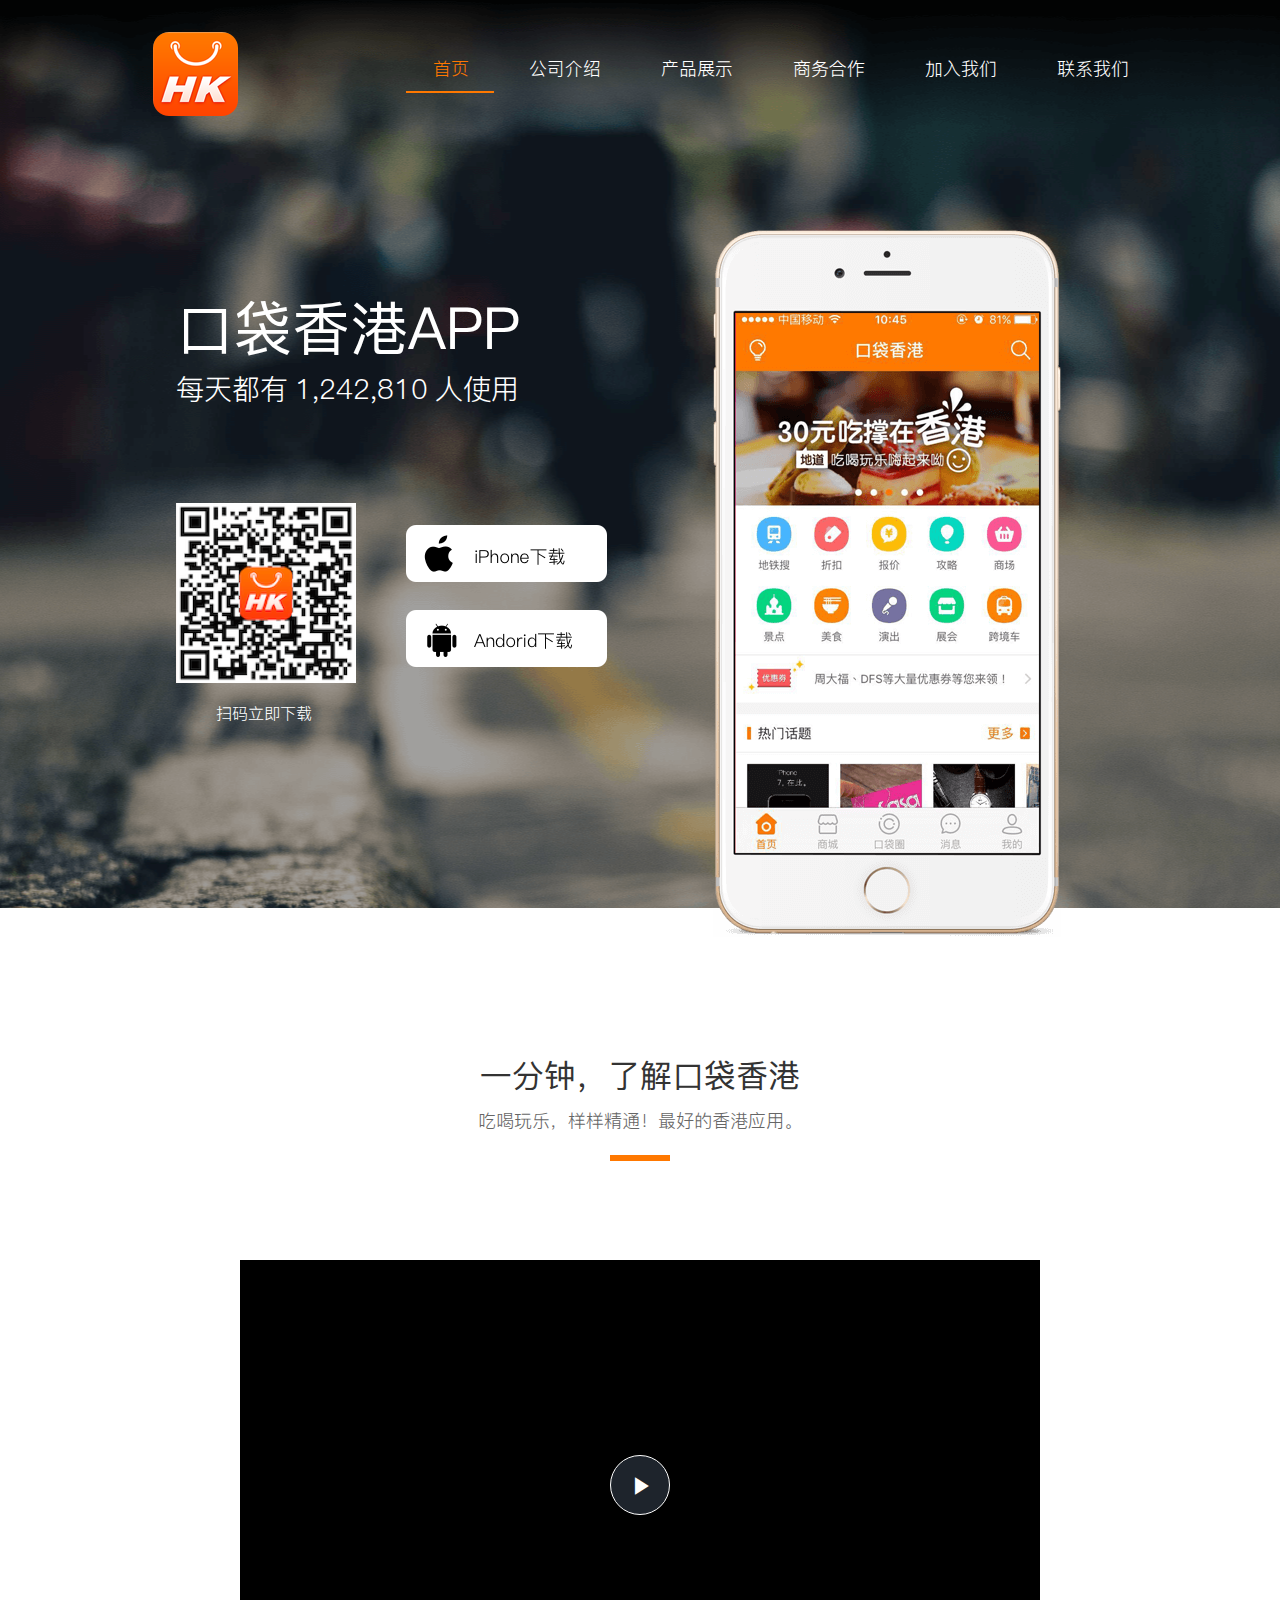
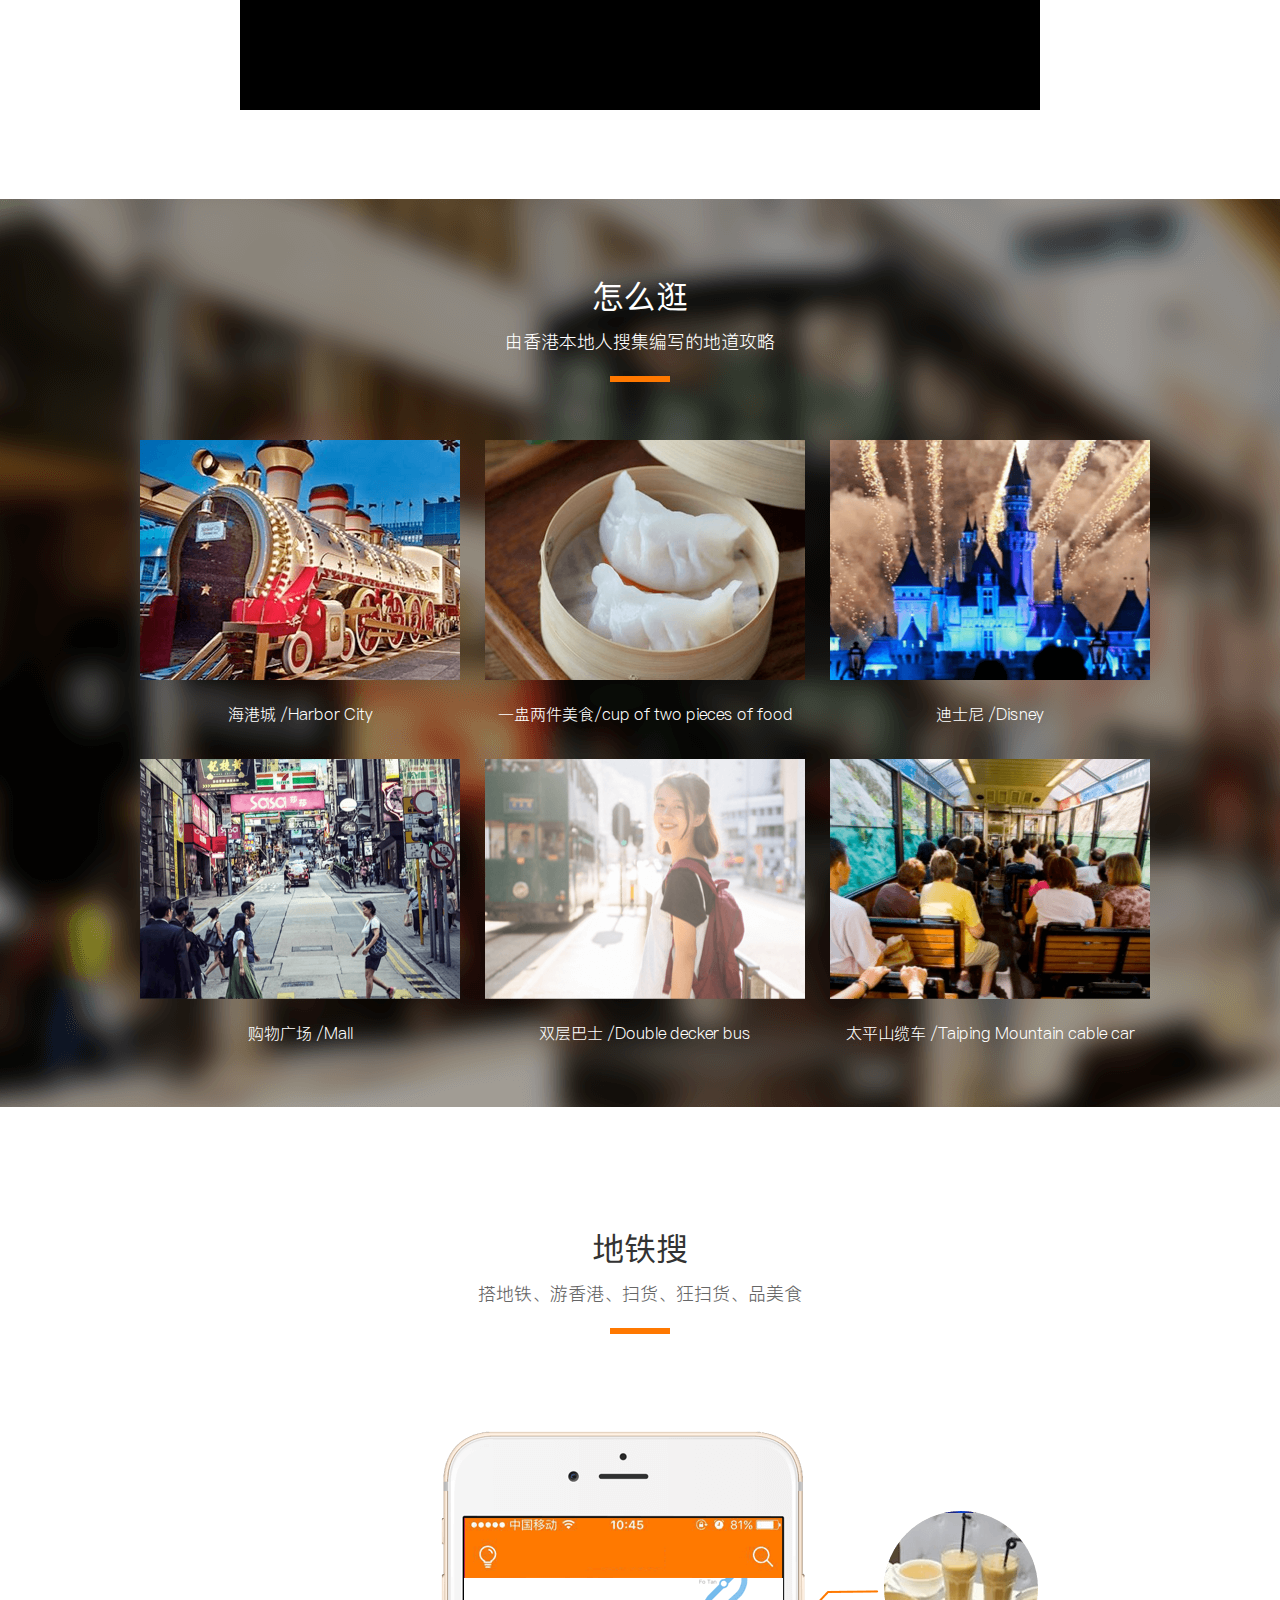
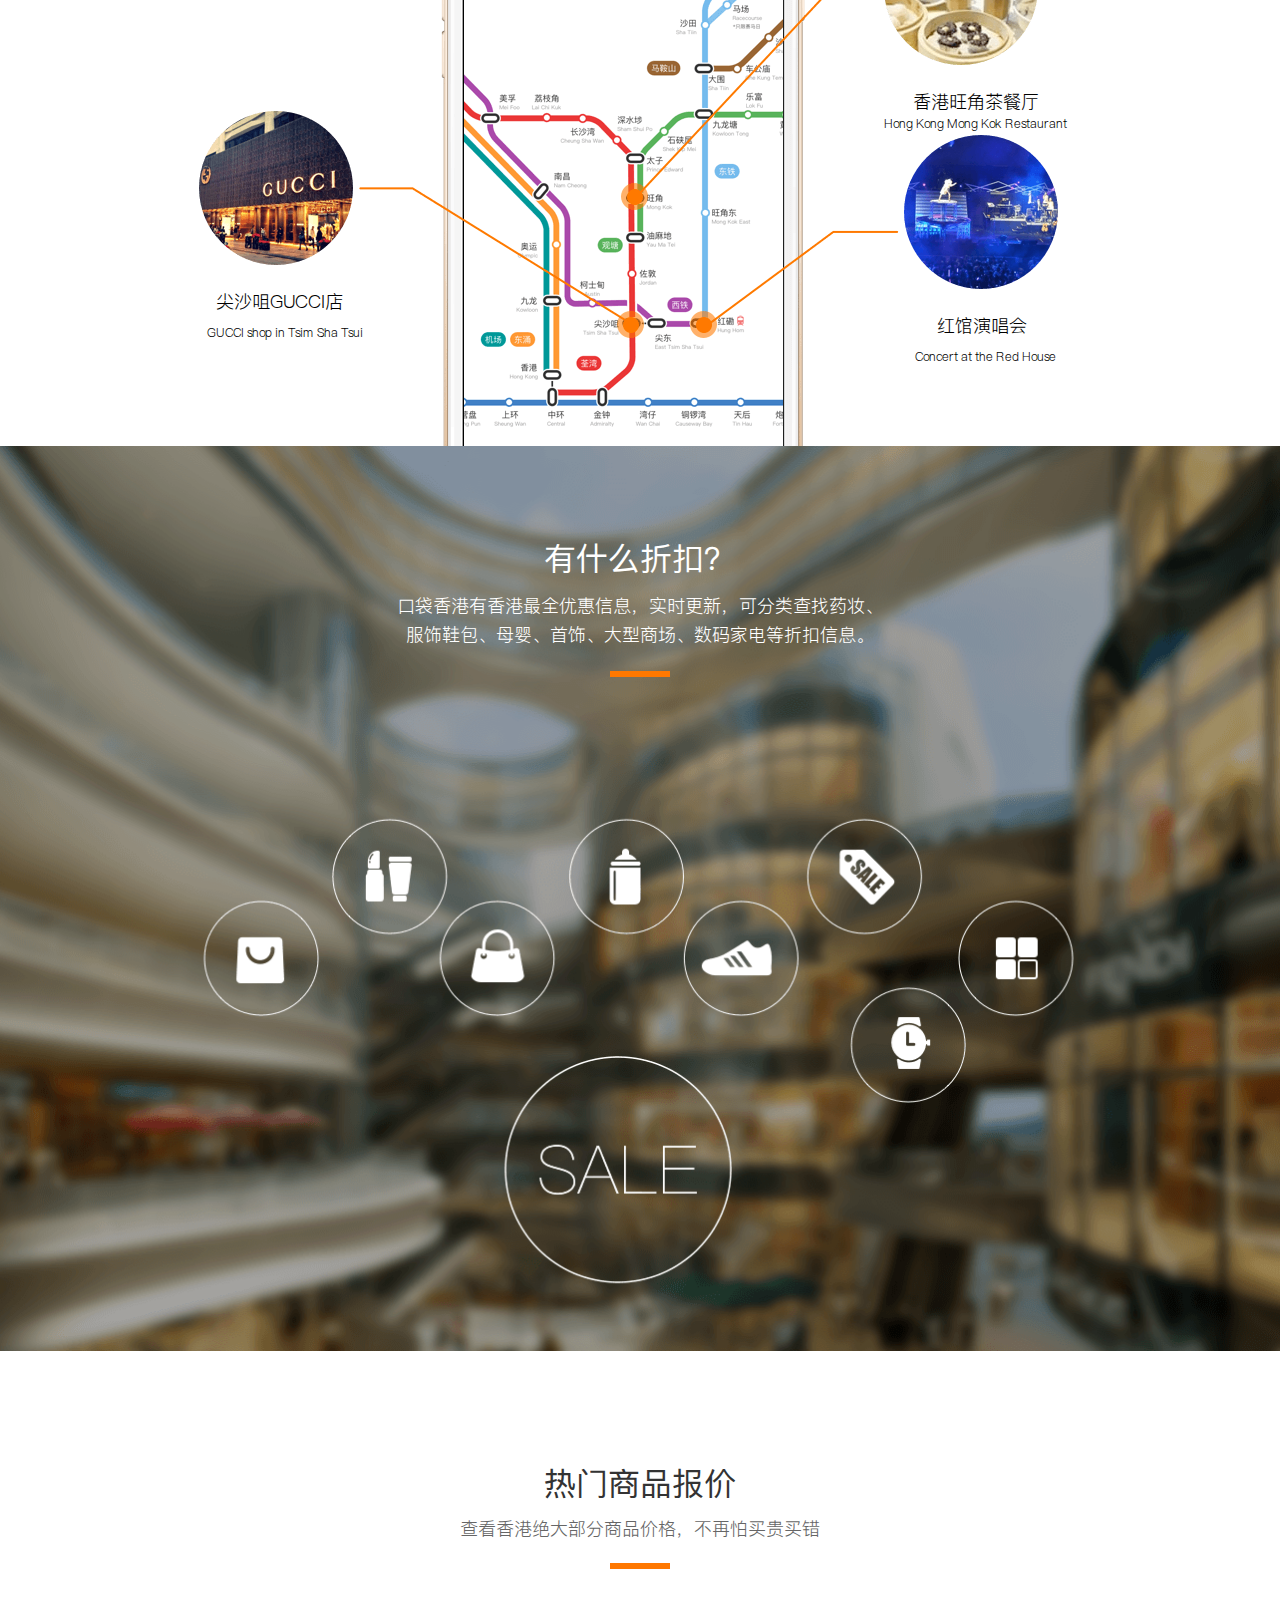
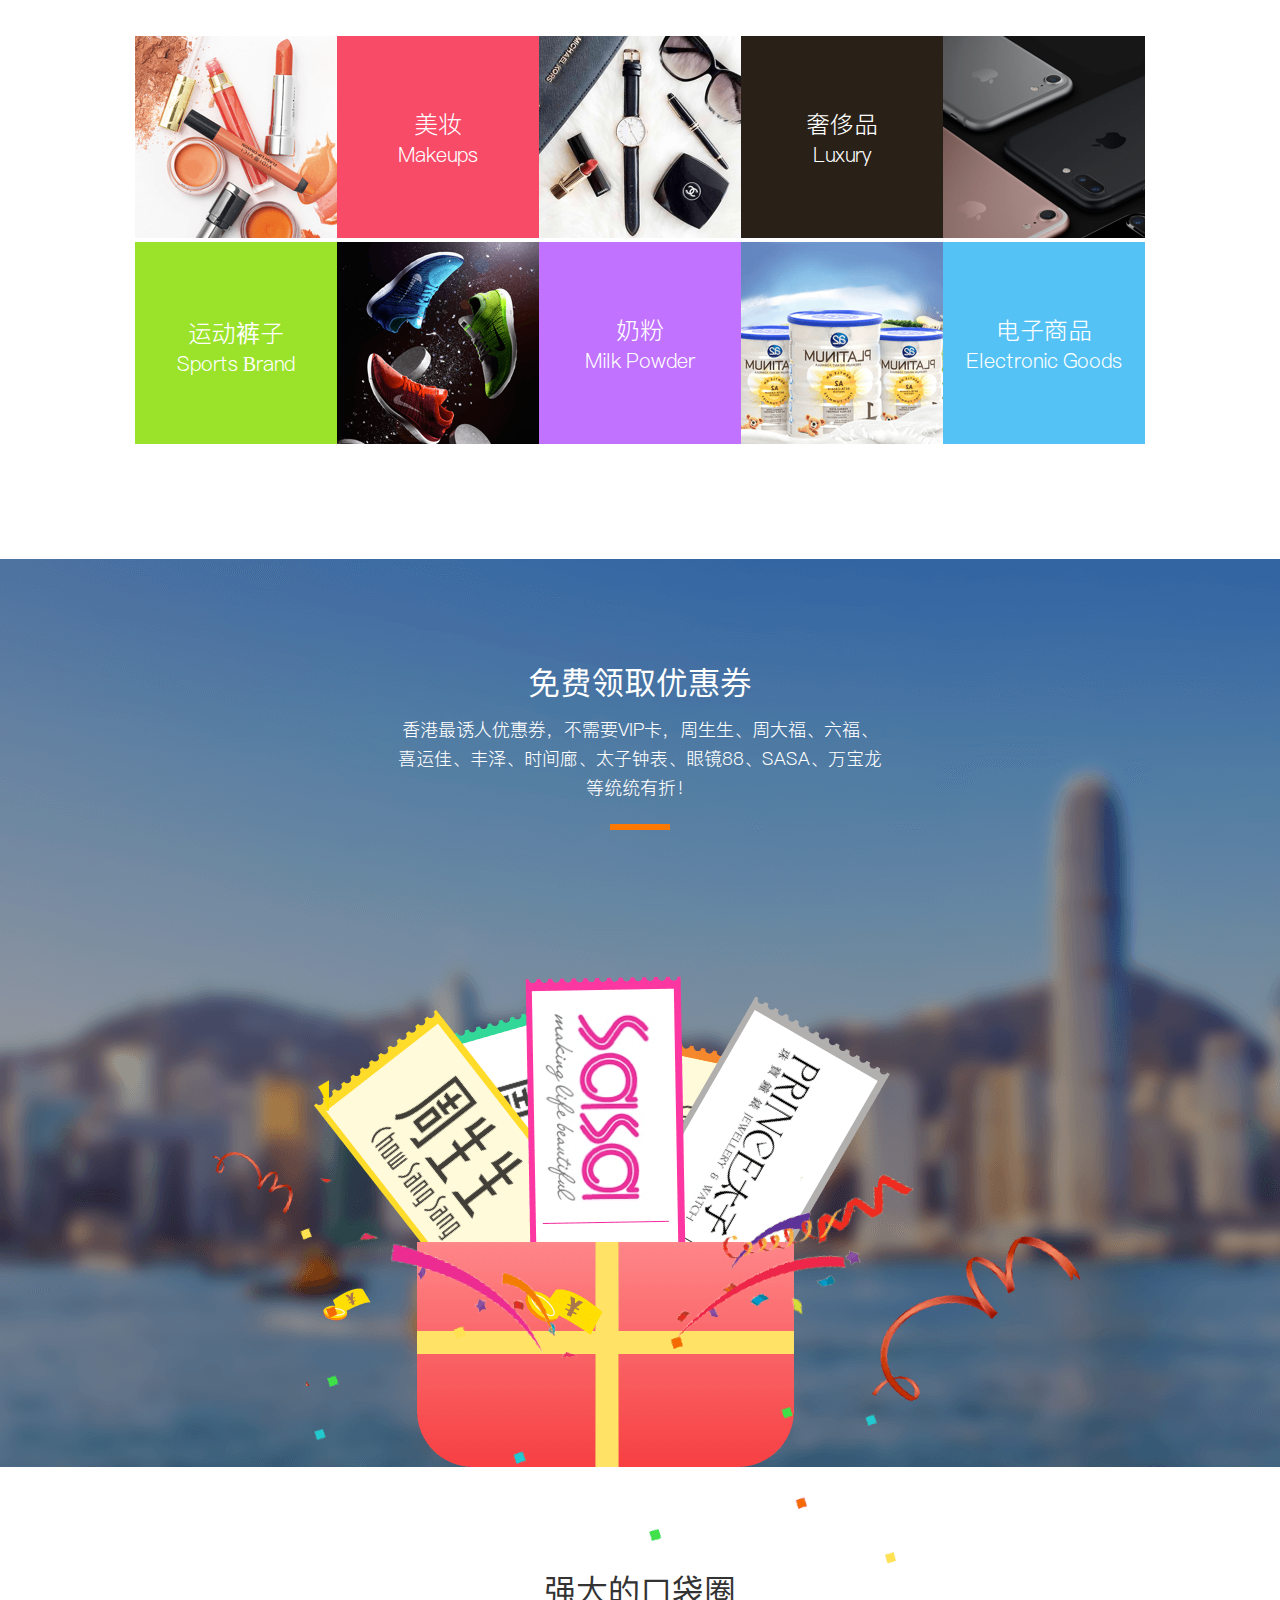
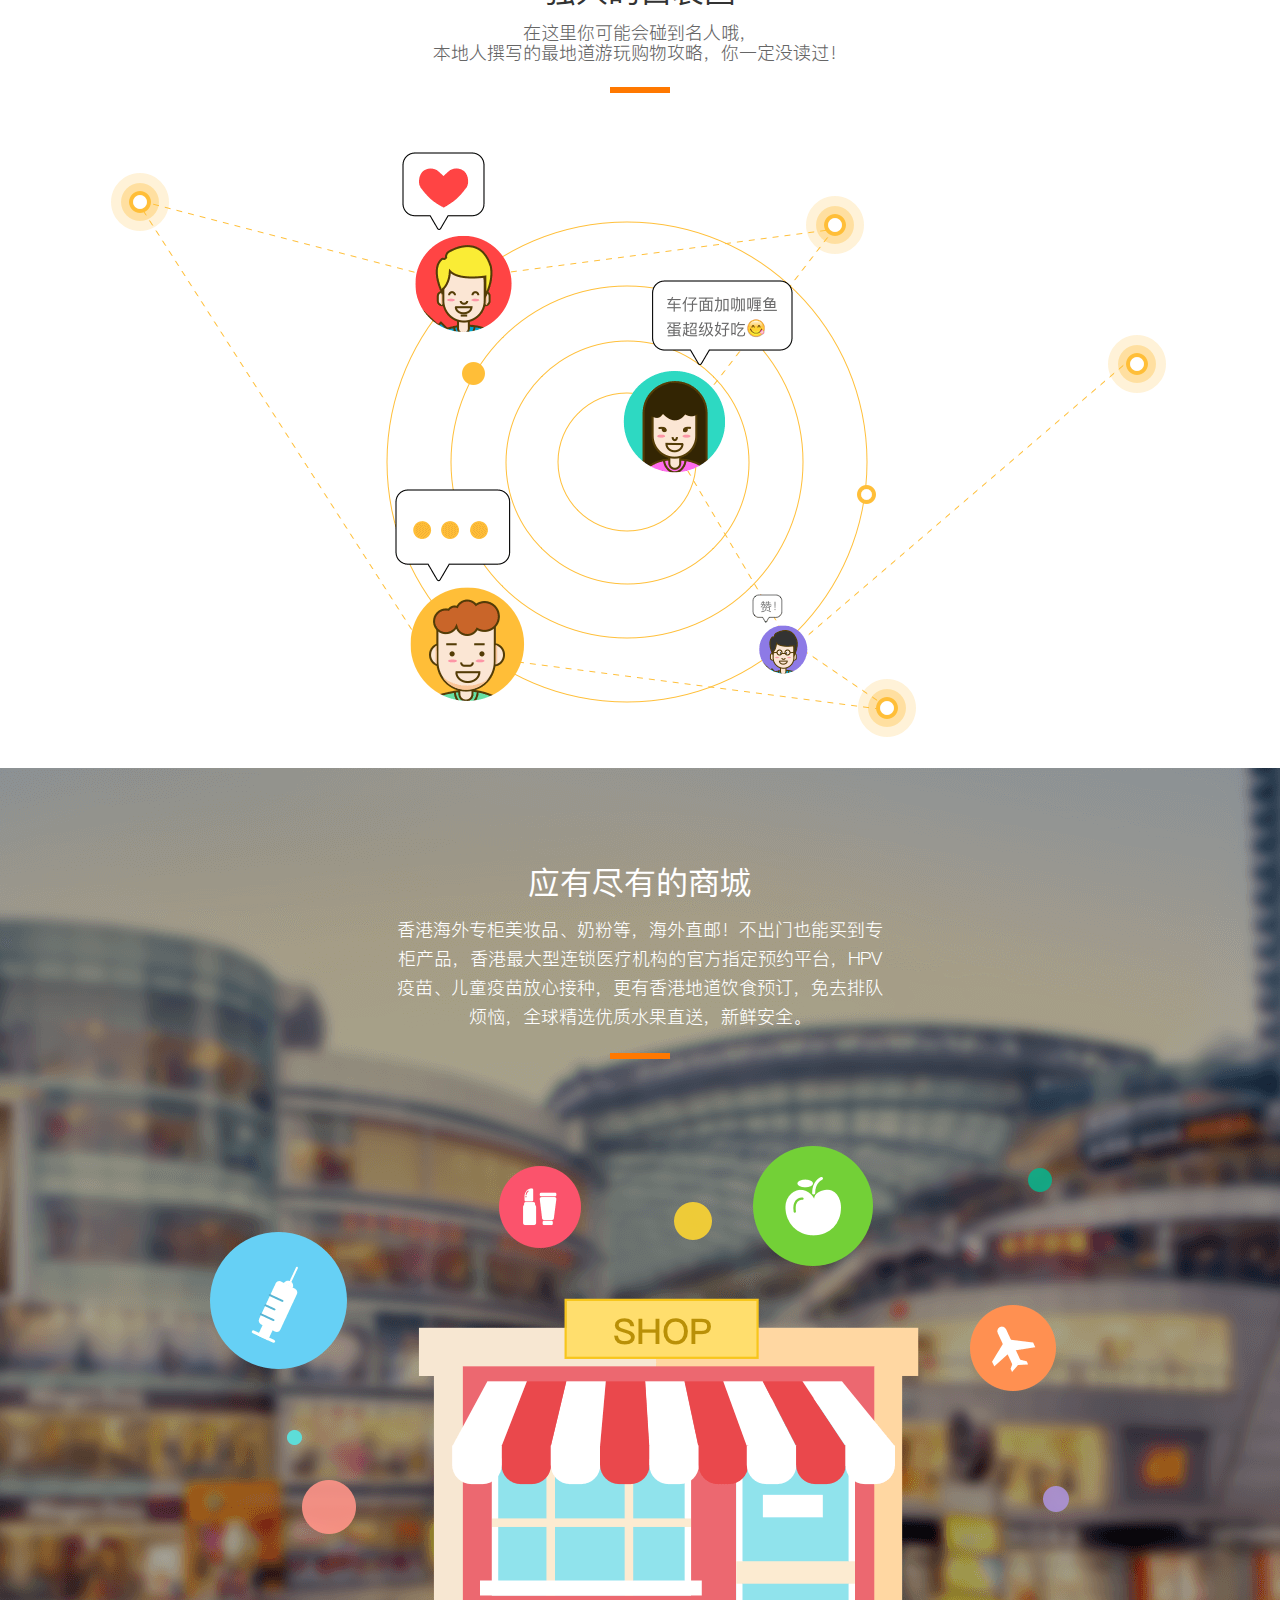
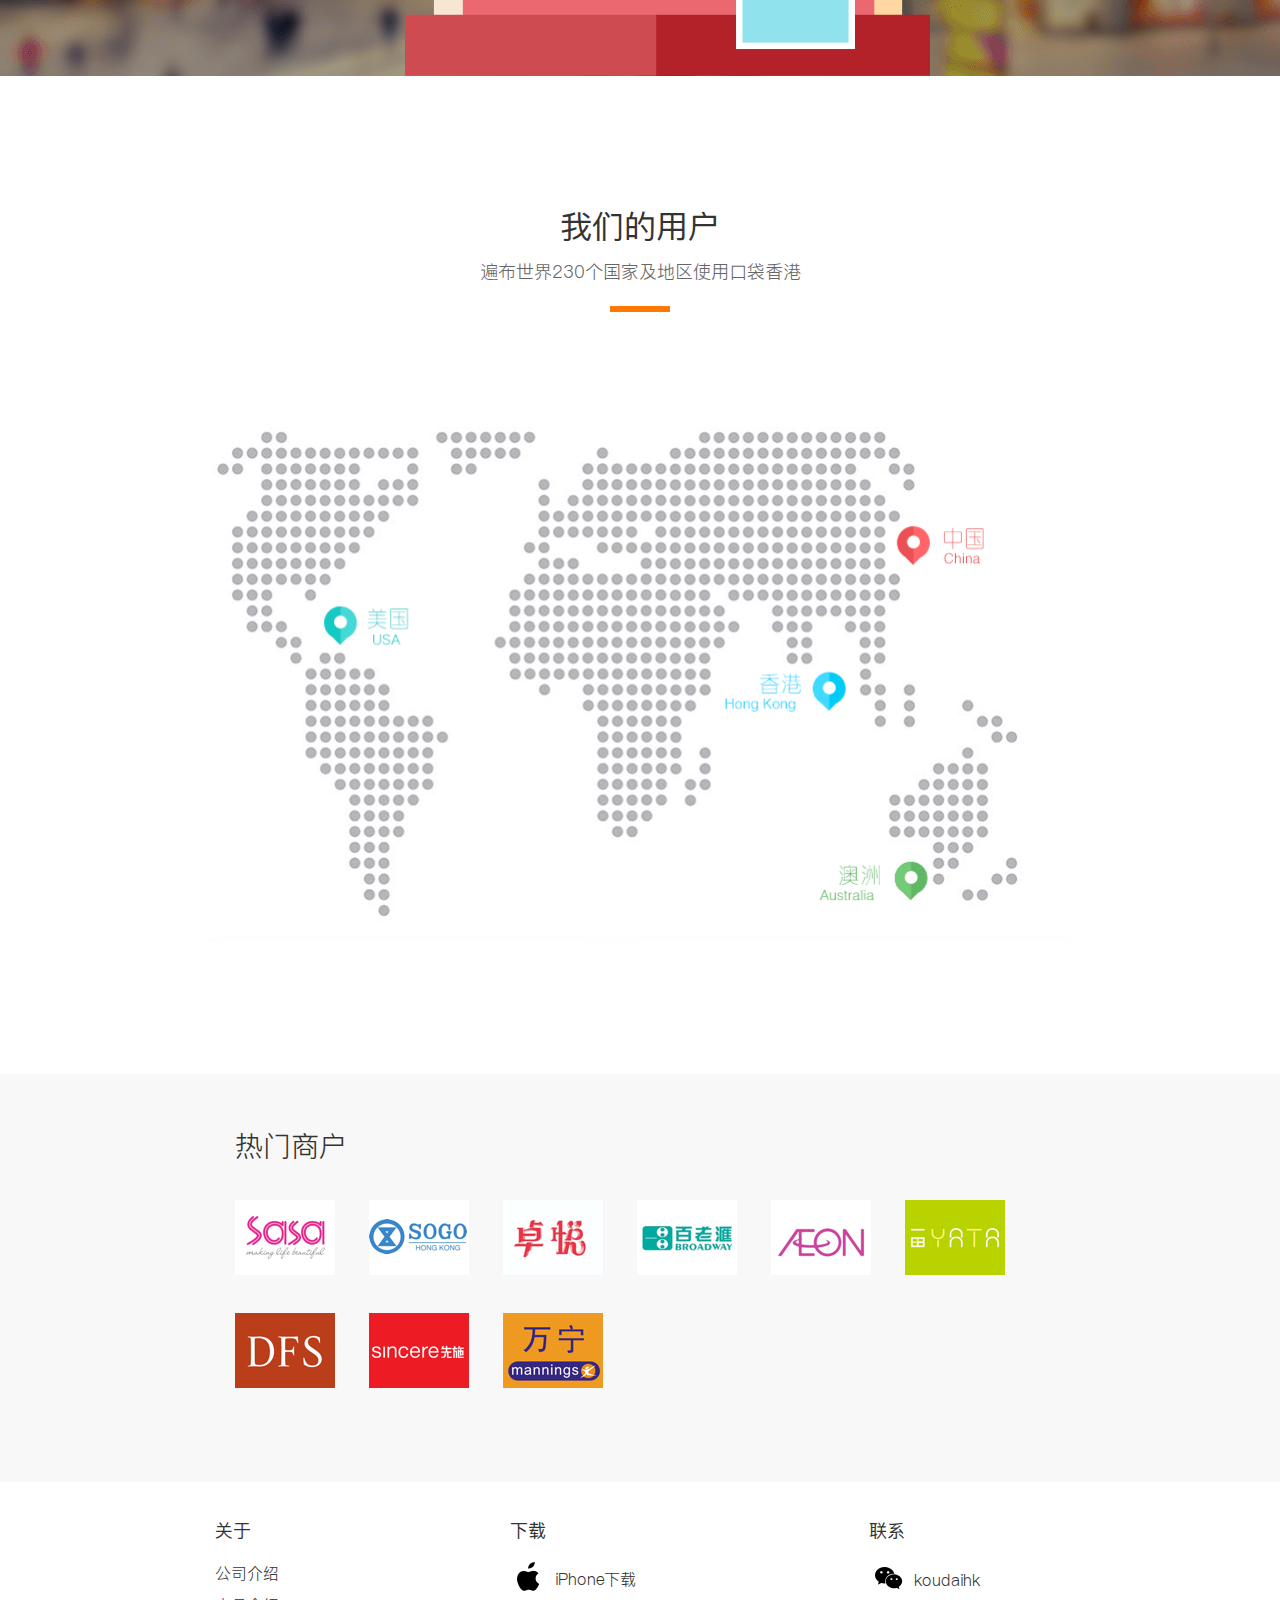
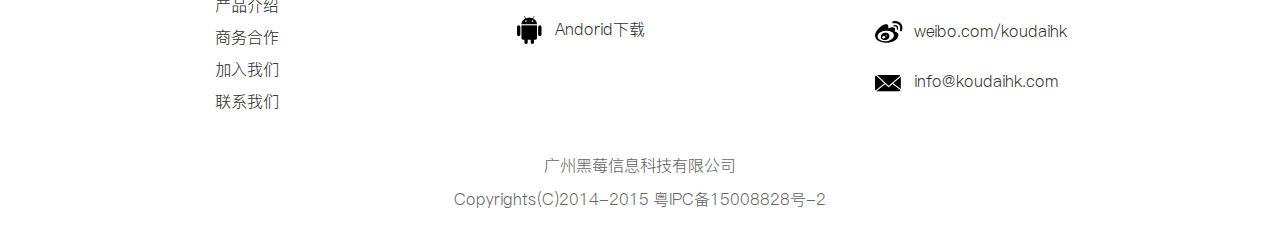
<file: index.html>
<!DOCTYPE html>
<html lang="zh-CN">
<head>
    <meta charset="UTF-8">
    <meta http-equiv="x-ua-compatible" content="IE=edge">
    <meta name="description" content="香港旅游购物第一资讯平台">
    <meta name="keywords" content="口袋香港,香港购物,折扣,旅游,美食,攻略">
    <meta name="viewport" content="width=device-width,initial-scale=1">
    <link rel="icon" type="image/png" href="images/icon/favicon.png">
    <title>口袋香港 -  - 吃喝玩乐,样样精通！最好的香港应用。</title>
    <link rel="stylesheet" href="css/reset.css">
    <link rel="stylesheet" href="css/style.css">
    <link rel="stylesheet" href="css/video-js.min.css">
    <style type="text/css">
        .video-js .vjs-big-play-button{
            margin-left: -1em;
            margin-top: -1em;
            left: 50%;
            top: 50%;
            width: 2em;
            height: 2em;
            border-radius: 50%;
            line-height: 2em;
        }
    </style>
</head>
<body>
    <!-- 1 -->
    <header>
        <div class="container">
            <div class="hd">
                <div class="logo">
                    <a href="index.html">
                        <img src="images/home/LOGO.png" title="口袋香港,香港购物,折扣,旅游,美食,攻略">
                    </a>
                </div>
                <div id="nav_wrapper">
                    <div id="nav_menu">
                        <a id="current_nav" href="index.html">首页</a>
                        <a class="nav_select" href="company.html">公司介绍</a>
                        <a class="nav_select" href="product.html">产品展示</a>
                        <a class="nav_select" href="cooperation.html">商务合作</a>
                        <a class="nav_select" href="join.html">加入我们</a>
                        <a class="nav_select" href="contact.html">联系我们</a>
                    </div>
                    <div id="nav_animate_block"></div>
                </div>
            </div>
            <div class="layer-left">
                <h1>口袋香港APP</h1>
                <p>每天都有 1,242,810 人使用</p>
                <div class="download">
                    <div class="QR-code">
                        <img src="images/home/QR-code.png">
                        <span>扫码立即下载</span>
                    </div>
                    <div class="store">
                        <a href="https://itunes.apple.com/cn/app/id882132634?mt=8" target="_blank">
                            <img class="ios-store" src="images/home/apple-store.png">
                        </a>
                        <a href="http://sj.qq.com/myapp/detail.htm?apkName=com.didaohk" target="_blank">
                            <img class="android-store" src="images/home/android-download.png">
                        </a>
                    </div>
                </div>
            </div>
            <div class="layer-right">
                <img src="images/home/mobile.png">
            </div>
        </div>
    </header>

    <!-- 2 -->
    <section>
        <div class="video-container">
            <h2>一分钟，了解口袋香港</h2>
            <p>吃喝玩乐，样样精通！最好的香港应用。</p>
            <div class="video-border"></div>
            <video id="koudaihk-video" class="video-js vjs-big-play-button" controls preload="none" width="800px" height="450px" poster="http://7xavw8.com1.z0.glb.clouddn.com/videocover.jpg?imageView2/1/w/800/h/450/q/75" data-setup="{}">
                <source src="http://7xavw8.com1.z0.glb.clouddn.com/koudaihkvideo.mp4" type="video/mp4">
            </video>
        </div>
    </section>

    <!-- 3 -->
    <section>
        <div class="strategy">
            <h2>怎么逛</h2>
            <p>由香港本地人搜集编写的地道攻略</p>
            <div class="strategy-border"></div>
            <div class="strategy-list">
                <ul>
                    <li class="city">
                        <img src="images/home/Harbor-City.png">
                        <span>海港城 /Harbor City</span>
                    </li>
                    <li class="food">
                        <img src="images/home/food.png">
                        <span>一盅两件美食/cup of two pieces of food</span>
                    </li>
                    <li class="disney">
                        <img src="images/home/disney.png">
                        <span>迪士尼 /Disney</span>
                    </li>
                    <li class="mall">
                        <img src="images/home/mall.png">
                        <span>购物广场 /Mall</span>
                    </li>
                    <li class="bus">
                        <img src="images/home/bus.png">
                        <span>双层巴士 /Double decker bus</span>
                    </li>
                    <li class="car">
                        <img src="images/home/car.png">
                        <span>太平山缆车 /Taiping Mountain cable car</span>
                    </li>
                </ul>
            </div>
        </div>
    </section>

    <!-- 4 -->
    <section>
        <div class="subway">
            <h2>地铁搜</h2>
            <p>搭地铁、游香港、扫货、狂扫货、品美食</p>
            <div class="subway-border"></div>
            <div class="sub-container">
                <div class="sub-left">
                    <img class="guci" src="images/home/GUCI.png">
                    <h3>尖沙咀GUCCI店</h3>
                    <p>GUCCI shop in Tsim Sha Tsui</p>
                </div>
                <div class="sub-iphone">
                    <img src="images/home/subway.png">
                </div>
                <div class="sub-right">
                    <ul>
                        <li class="restaurant">
                            <img src="images/home/Restaurant.png">
                            <h3>香港旺角茶餐厅</h3>
                            <span>Hong Kong Mong Kok Restaurant</span>
                        </li>
                        <li class="redhouse">
                            <img src="images/home/redhourse.png">
                            <h3>红馆演唱会</h3>
                            <p>Concert at the Red House</p>
                        </li>
                    </ul>
                </div>
            </div>
        </div>
    </section>

    <!-- 5 -->
    <section>
        <div class="sale">
            <h2>有什么折扣？</h2>
            <p>口袋香港有香港最全优惠信息，实时更新，可分类查找药妆、<br>
                服饰鞋包、母婴、首饰、大型商场、数码家电等折扣信息。</p>
            <div class="sale-border"></div>
        </div>
    </section>

    <!-- 6 -->
    <section>
        <div class="goods-price">
            <h2>热门商品报价</h2>
            <p>查看香港绝大部分商品价格，不再怕买贵买错</p>
            <div class="goods-price-border"></div>
            <div class="goods-list">
                <ul>
                    <li><img src="images/home/makeups.png"></li>
                    <li class="makeups">
                        <h3>美妆</h3>
                        <h4>Makeups</h4>
                    </li>
                    <li><img src="images/home/luxury.png"></li>
                    <li class="luxury">
                        <h3>奢侈品</h3>
                        <h4>Luxury</h4>
                    </li>
                    <li><img src="images/home/Electronic-goods.png"></li>
                    <li class="sport">
                        <h3>运动裤子</h3>
                        <h4>Sports Brand</h4>
                    </li>
                    <li><img src="images/home/Sports-brand.png"></li>
                    <li class="milk">
                        <h3>奶粉</h3>
                        <h4>Milk Powder</h4>
                    </li>
                    <li><img src="images/home/milk-powder.png"></li>
                    <li class="electronic">
                        <h3>电子商品</h3>
                        <h4>Electronic Goods</h4>
                    </li>
                </ul>
            </div>
        </div>
    </section>

    <!-- 7 -->
    <section>
        <div class="coupon">
            <h2>免费领取优惠券</h2>
            <p>香港最诱人优惠券，不需要VIP卡，周生生、周大福、六福、<br>
                喜运佳、丰泽、时间廊、太子钟表、眼镜88、SASA、万宝龙<br>
                等统统有折！</p>
            <div class="coupon-border"></div>
            <img src="images/home/coupon.png">
        </div>
    </section>

    <!-- 8 -->
    <section>
        <div class="group">
            <h2>强大的口袋圈</h2>
            <p>在这里你可能会碰到名人哦，<br>
                本地人撰写的最地道游玩购物攻略，你一定没读过！</p>
            <div class="group-border"></div>
            <img src="images/home/group.png">
        </div>
    </section>

    <!-- 9 -->
    <section>
        <div class="shop">
            <h2>应有尽有的商城</h2>
            <p>香港海外专柜美妆品、奶粉等，海外直邮！不出门也能买到专<br>
                柜产品，香港最大型连锁医疗机构的官方指定预约平台，HPV<br>
                疫苗、儿童疫苗放心接种，更有香港地道饮食预订，免去排队<br>
                烦恼，全球精选优质水果直送，新鲜安全。</p>
            <div class="shop-border"></div>
            <img src="images/home/shop.png">
        </div>
    </section>

    <!-- 10 -->
    <section>
        <div class="user">
            <h2>我们的用户</h2>
            <p>遍布世界230个国家及地区使用口袋香港</p>
            <div class="user-border"></div>
            <img src="images/home/map.png">
        </div>
    </section>

    <!-- 11 -->
    <section>
        <div class="merchant">
            <div class="merchant-container">
                <h2>热门商户</h2>
                <ul>
                    <li><a href="http://web1.sasa.com/SasaWeb/tch/sasa/home.jsp" target="_blank"><img src="images/home/merchant1.png"></a></li>
                    <li><a href="http://www.sogo.com.hk/" target="_blank"><img src="images/home/merchant2.png"></a></li>
                    <li><a href="http://www.bonjourhk.com/tc/main.aspx" target="_blank"><img src="images/home/merchant3.png"></a></li>
                    <li><a href="https://www.broadway.com.hk/" target="_blank"><img src="images/home/merchant4.png"></a></li>
                    <li><a href="http://www.aeonstores.com.hk/" target="_blank"><img src="images/home/merchant5.png"></a></li>
                    <li><a href="http://www.yata.hk/tch/default.aspx" target="_blank"><img src="images/home/merchant6.png"></a></li>
                    <li class="merchant7"><a href="https://www.dfs.com/sc/tgalleria-hong-kong" target="_blank"><img src="images/home/merchant7.png"></a></li>
                    <li class="merchant8"><a href="http://www.sincere.com.hk/department/" target="_blank"><img src="images/home/merchant8.png"></a></li>
                    <li class="merchant9"><a href="http://www.mannings.com.hk/" target="_blank"><img src="images/home/merchant9.png"></a></li>
                </ul>
            </div>
        </div>
    </section>

    <!-- 12 -->
    <footer>
        <div class="footer-container">
            <div class="footer-about">
                <h2>关于</h2>
                <ul>
                    <li><a href="company.html">公司介绍</a></li>
                    <li><a href="product.html">产品介绍</a></li>
                    <li><a href="cooperation.html">商务合作</a></li>
                    <li><a href="join.html">加入我们</a></li>
                    <li><a href="contact.html">联系我们</a></li>
                </ul>
            </div>
            <div class="footer-download">
                <h2>下载</h2>
                <ul>
                    <li>
                        <img src="images/footer/apple.png">
                        <a class="ios-download" href="https://itunes.apple.com/cn/app/id882132634?mt=8" target="_blank">iPhone下载</a>
                    </li>
                    <li>
                        <img src="images/footer/android.png">
                        <a class="android-download" href="http://sj.qq.com/myapp/detail.htm?apkName=com.didaohk" target="_blank">Andorid下载</a>
                    </li>
                </ul>
            </div>
            <div class="footer-contact">
                <h2>联系</h2>
                <ul>
                    <li class="weixin">
                        <img src="images/footer/weixin.png">
                        <span>koudaihk</span>
                    </li>
                    <li class="weibo">
                        <img src="images/footer/weibo.png">
                        <a href="http://weibo.com/koudaihk" target="_blank">weibo.com/koudaihk</a>
                    </li>
                    <li class="email">
                        <img src="images/footer/email.png">
                        <a class="email-position" href="">info@koudaihk.com</a>
                    </li>
                </ul>
            </div>
            <div class="copyright">
                <p>广州黑莓信息科技有限公司</p>
                <p>Copyrights(C)2014-2015 粤IPC备15008828号-2</p>
            </div>
        </div>
    </footer>

    <!-- JavaScript -->
    <script src="js/video.min.js"></script>
    <script type="text/javascript" src="js/jquery-1.10.1.min.js"></script>
    <script type="text/javascript">
        $(function(){
            var $current_nav = $("#current_nav"); //current元素（当前所在导航项)
            var current_nav_width = 88;
            var current_nav_left = 3;
            var $nav_animate_block = $("#nav_animate_block"); //动画滑块
            $nav_animate_block.css({ width:88, left:3 }); //初始状态下，动画滑块位置在current元素
            // 鼠标进入a元素时触发动画事件
            $("#nav_menu .nav_select").hover(function(){
                var index = $(this).index();
                var $a_cur = $("#nav_menu").find("a").eq(index);//鼠标移动到的a元素
                // 利用触发的a元素索引获取其left位置和它的宽度
                var width = 88;
                var left = $a_cur.position().left+21;
                $current_nav.css({ color:"rgb(255,255,255)",font:"PingFang Regular" });
                //设置动画滑块位置
                $nav_animate_block.stop().animate({
                    width: width,
                    left: left
                }, 300)
            }, function(){
                //鼠标离开a元素时，动画滑块返回current元素位置
                $nav_animate_block.stop().animate({
                    width: current_nav_width,
                    left: current_nav_left
                })
                $current_nav.css({ color:"rgb(255,120,0)",font:"PingFang Regular" });
            })
        });
    </script>
</body>
</html>
</file>
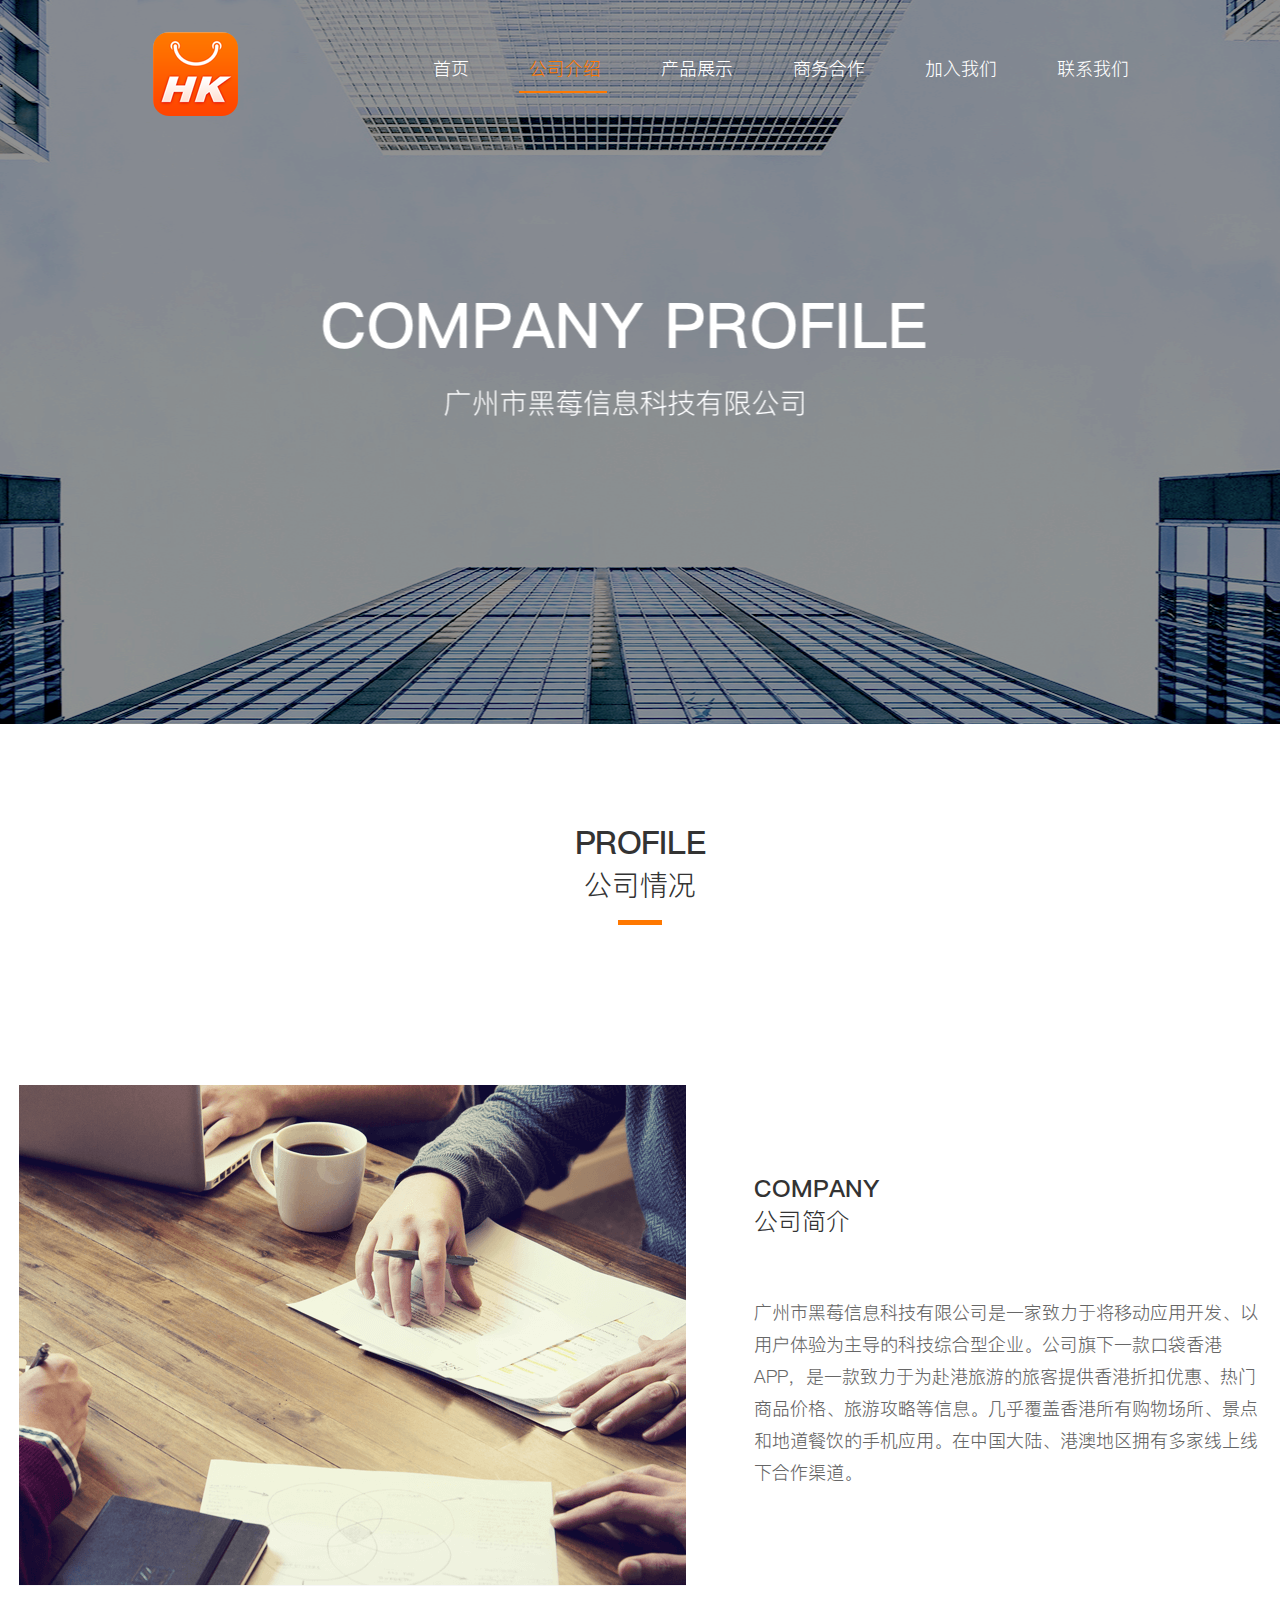
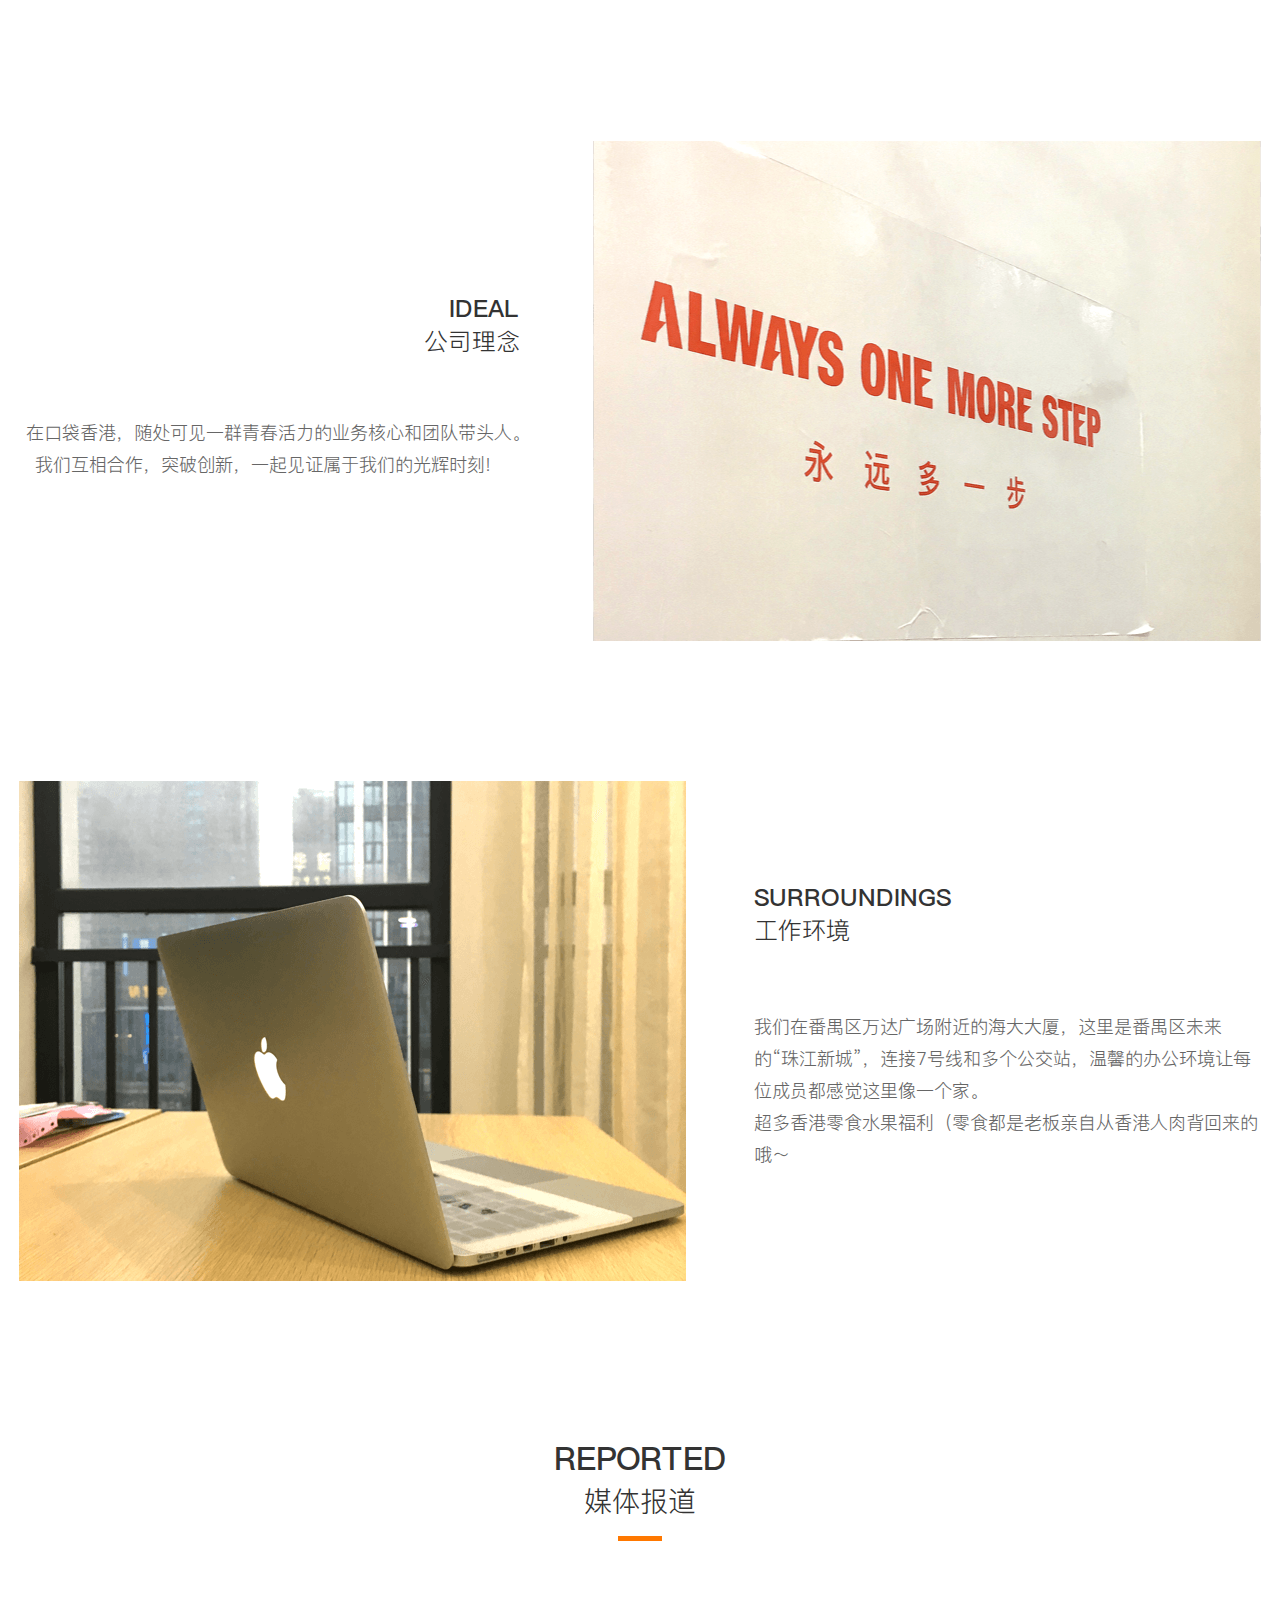
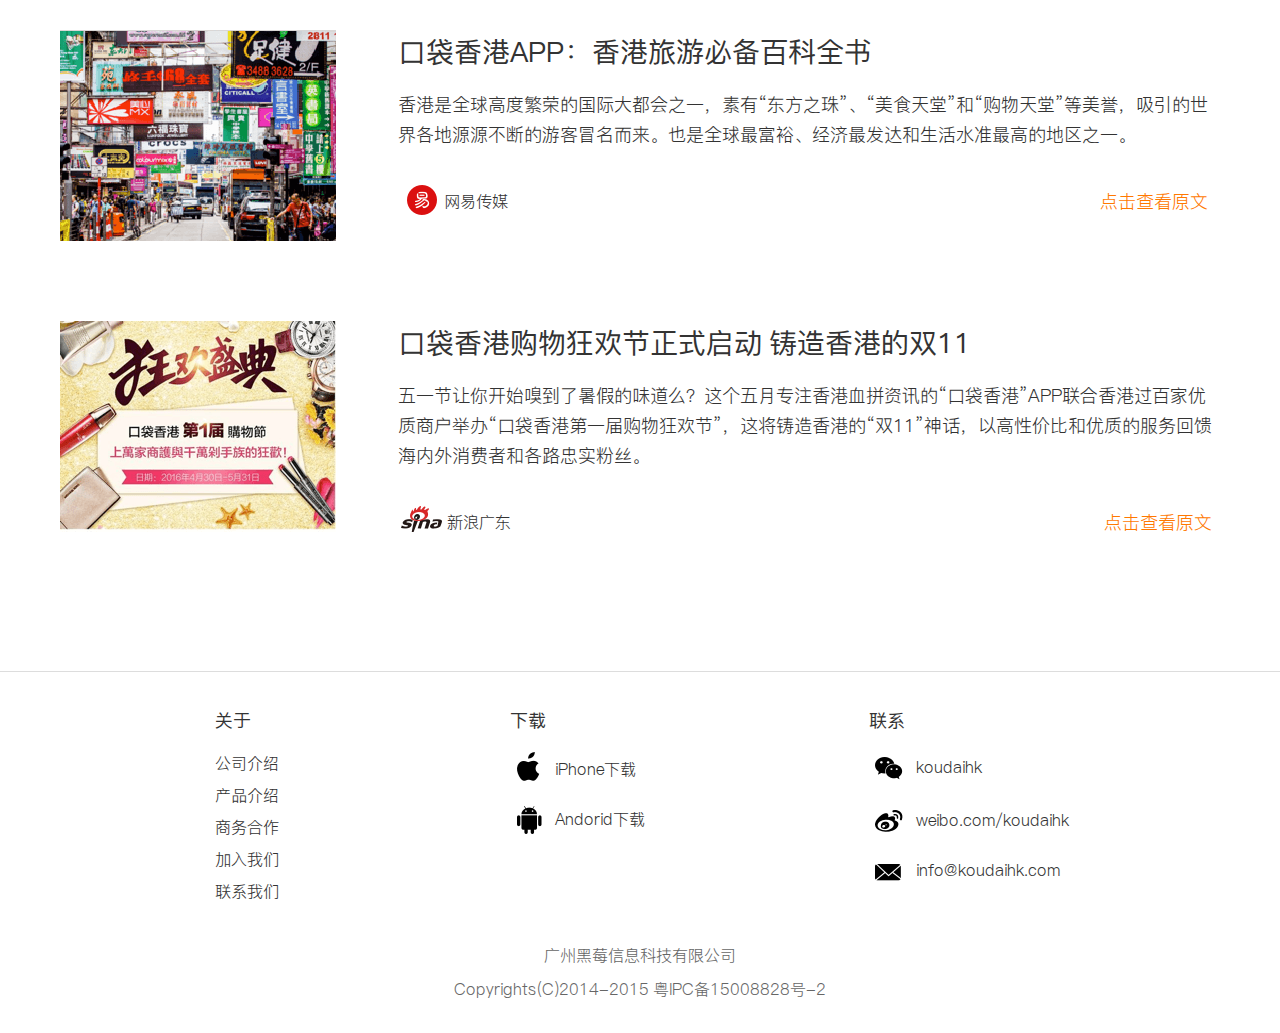
<file: company.html>
<!DOCTYPE html>
<html lang="zh-CN">
<head>
    <meta charset="UTF-8">
    <meta http-equiv="x-ua-compatible" content="IE=edge,chrome=1">
    <meta name="description" content="香港旅游购物第一资讯平台">
    <meta name="keywords" content="口袋香港,香港购物,折扣,旅游,美食,攻略">
    <meta name="viewport" content="width=device-width,initial-scale=1">
    <link rel="icon" type="image/png" href="images/icon/favicon.png">
    <title>公司介绍 - 口袋香港</title>
    <link rel="stylesheet" href="css/reset.css">
    <link rel="stylesheet" href="css/company.css">
</head>
<body>
    <!-- 1 -->
    <header>
        <div class="container">
            <div class="hd">
                <div class="logo">
                    <a href="index.html">
                        <img src="images/home/LOGO.png" title="口袋香港,香港购物,折扣,旅游,美食,攻略">
                    </a>
                </div>
                <div id="nav_wrapper">
                    <div id="nav_menu">
                        <a id="nav_home" href="index.html">首页</a>
                        <a id="current_nav" href="company.html">公司介绍</a>
                        <a class="nav_select" href="product.html">产品展示</a>
                        <a class="nav_select" href="cooperation.html">商务合作</a>
                        <a class="nav_select" href="join.html">加入我们</a>
                        <a class="nav_select" href="contact.html">联系我们</a>
                    </div>
                    <div id="nav_animate_block"></div>
                </div>
            </div>
        </div>
    </header>

    <!-- 2 -->
    <section>
        <div class="profile">
            <h2>PROFILE</h2>
            <h3>公司情况</h3>
            <div class="profile-border"></div>
            <div class="profile-container">
                <div class="company">
                    <img src="images/company/company.png">
                    <div class="company-intro">
                        <h4>COMPANY</h4>
                        <p>公司简介</p>
                        <span>广州市黑莓信息科技有限公司是一家致力于将移动应用开发、以<br>
                        用户体验为主导的科技综合型企业。公司旗下一款口袋香港<br>
                        APP，是一款致力于为赴港旅游的旅客提供香港折扣优惠、热门<br>
                        商品价格、旅游攻略等信息。几乎覆盖香港所有购物场所、景点<br>
                        和地道餐饮的手机应用。在中国大陆、港澳地区拥有多家线上线<br>
                        下合作渠道。</span>
                    </div>
                </div>
                <div class="ideal">
                    <img src="images/company/faith.png">
                    <h4>IDEAL</h4>
                    <p>公司理念</p>
                    <span>在口袋香港，随处可见一群青春活力的业务核心和团队带头人。<br>
                        &nbsp;&nbsp;我们互相合作，突破创新，一起见证属于我们的光辉时刻!</span>

                </div>
                <div class="surrounding">
                    <img src="images/company/environment.png">
                    <div class="surrounding-intro">
                        <h4>SURROUNDINGS</h4>
                        <p>工作环境</p>
                        <span>我们在番禺区万达广场附近的海大大厦，这里是番禺区未来<br>
                        的“珠江新城”，连接7号线和多个公交站，温馨的办公环境让每<br>
                        位成员都感觉这里像一个家。<br>
                        超多香港零食水果福利（零食都是老板亲自从香港人肉背回来的<br>
                        哦～</span>
                    </div>
                </div>
            </div>
        </div>
    </section>

    <!-- 3 -->
    <div class="reported">
        <h3>REPORTED</h3>
        <p>媒体报道</p>
        <div class="reported-border"></div>
        <div class="reported-container">
            <div class="reported-list-1">
                <img src="images/company/xinlang-new.png">
                <div class="reported-list-1-article">
                    <h4>口袋香港APP：香港旅游必备百科全书</h4>
                    <span>香港是全球高度繁荣的国际大都会之一，素有“东方之珠”、“美食天堂”和“购物天堂”等美誉，吸引的世<br>
                        界各地源源不断的游客冒名而来。也是全球最富裕、经济最发达和生活水准最高的地区之一。</span>
                    <div class="article-1-resource">
                        <img src="images/company/wangyi.png">
                        <h6>网易传媒</h6>
                        <a href="http://media.163.com/16/0720/16/BSEBS7C3007663L9.html" target="_blank">点击查看原文</a>
                    </div>
                </div>
            </div>
            <div class="reported-list-2">
                <img src="images/company/Bitmap.png">
                <div class="reported-list-2-article">
                    <h4>口袋香港购物狂欢节正式启动 铸造香港的双11</h4>
                    <span>五一节让你开始嗅到了暑假的味道么？这个五月专注香港血拼资讯的“口袋香港”APP联合香港过百家优<br>
                        质商户举办“口袋香港第一届购物狂欢节”，这将铸造香港的“双11”神话，以高性价比和优质的服务回馈<br>
                        海内外消费者和各路忠实粉丝。</span>
                    <div class="article-2-resource">
                        <img src="images/company/xinlang.png">
                        <h6>新浪广东</h6>
                        <a href="http://gd.sina.com.cn/zj/news/2016-04-29/city-zj-ifxrtztc3031282.shtml" target="_blank">点击查看原文</a>
                    </div>
                </div>
            </div>
        </div>
    </div>

    <!-- 4 -->
    <footer>
        <div class="footer-container">
            <div class="footer-about">
                <h2>关于</h2>
                <ul>
                    <li><a href="company.html">公司介绍</a></li>
                    <li><a href="product.html">产品介绍</a></li>
                    <li><a href="cooperation.html">商务合作</a></li>
                    <li><a href="join.html">加入我们</a></li>
                    <li><a href="contact.html">联系我们</a></li>
                </ul>
            </div>
            <div class="footer-download">
                <h2>下载</h2>
                <ul>
                    <li>
                        <img src="images/footer/apple.png">
                        <a class="ios-download" href="https://itunes.apple.com/cn/app/id882132634?mt=8" target="_blank">iPhone下载</a>
                    </li>
                    <li>
                        <img src="images/footer/android.png">
                        <a class="android-download" href="http://sj.qq.com/myapp/detail.htm?apkName=com.didaohk" target="_blank">Andorid下载</a>
                    </li>
                </ul>
            </div>
            <div class="footer-contact">
                <h2>联系</h2>
                <ul>
                    <li class="weixin">
                        <img src="images/footer/weixin.png">
                        <span>koudaihk</span>
                    </li>
                    <li class="weibo">
                        <img src="images/footer/weibo.png">
                        <a href="http://weibo.com/koudaihk" target="_blank">weibo.com/koudaihk</a>
                    </li>
                    <li class="email">
                        <img src="images/footer/email.png">
                        <a class="email-position" href="">info@koudaihk.com</a>
                    </li>
                </ul>
            </div>
            <div class="copyright">
                <p>广州黑莓信息科技有限公司</p>
                <p>Copyrights(C)2014-2015 粤IPC备15008828号-2</p>
            </div>
        </div>
    </footer>

    <!-- JavaScript -->
    <script type="text/javascript" src="js/jquery-1.10.1.min.js"></script>
    <script type="text/javascript">
        $(function() {
            var $current_nav = $("#current_nav"); //current元素（当前所在导航项)
            var current_nav_width = 88;
            var current_nav_left = 116;
            var $nav_animate_block = $("#nav_animate_block"); //动画滑块
            $nav_animate_block.css({width: 88, left: 116}); //初始状态下，动画滑块位置在current元素
            // 鼠标进入a元素时触发动画事件
            $("#nav_menu .nav_select").hover(function () {
                var index = $(this).index();
                var $a_cur = $("#nav_menu").find("a").eq(index);//鼠标移动到的a元素
                // 利用触发的a元素索引获取其left位置和它的宽度
                var width = 88;
                var left = $a_cur.position().left + 21;
                $current_nav.css({color: "rgb(255,255,255)", font: "PingFang Regular"});
                //设置动画滑块位置
                $nav_animate_block.stop().animate({
                    width: width,
                    left: left
                }, 300)
            }, function () {
                //鼠标离开a元素时，动画滑块返回current元素位置
                $nav_animate_block.stop().animate({
                    width: current_nav_width,
                    left: current_nav_left
                })
                $current_nav.css({color: "rgb(255,120,0)", font: "PingFang Regular"});
            })
            $("#nav_menu #nav_home").hover(function () {
                var index = $(this).index();
                var $a_cur = $("#nav_menu").find("a").eq(index);
                var width = 88;
                var left = $a_cur.position().left+3;
                $current_nav.css({color: "rgb(255,255,255)", font: "PingFang Regular"});
                $nav_animate_block.stop().animate({
                    width: width,
                    left: left
                }, 300)
            }, function () {
                $nav_animate_block.stop().animate({
                    width: current_nav_width,
                    left: current_nav_left
                })
                $current_nav.css({color: "rgb(255,120,0)", font: "PingFang Regular"});
            })
        });
    </script>
</body>
</html>
</file>
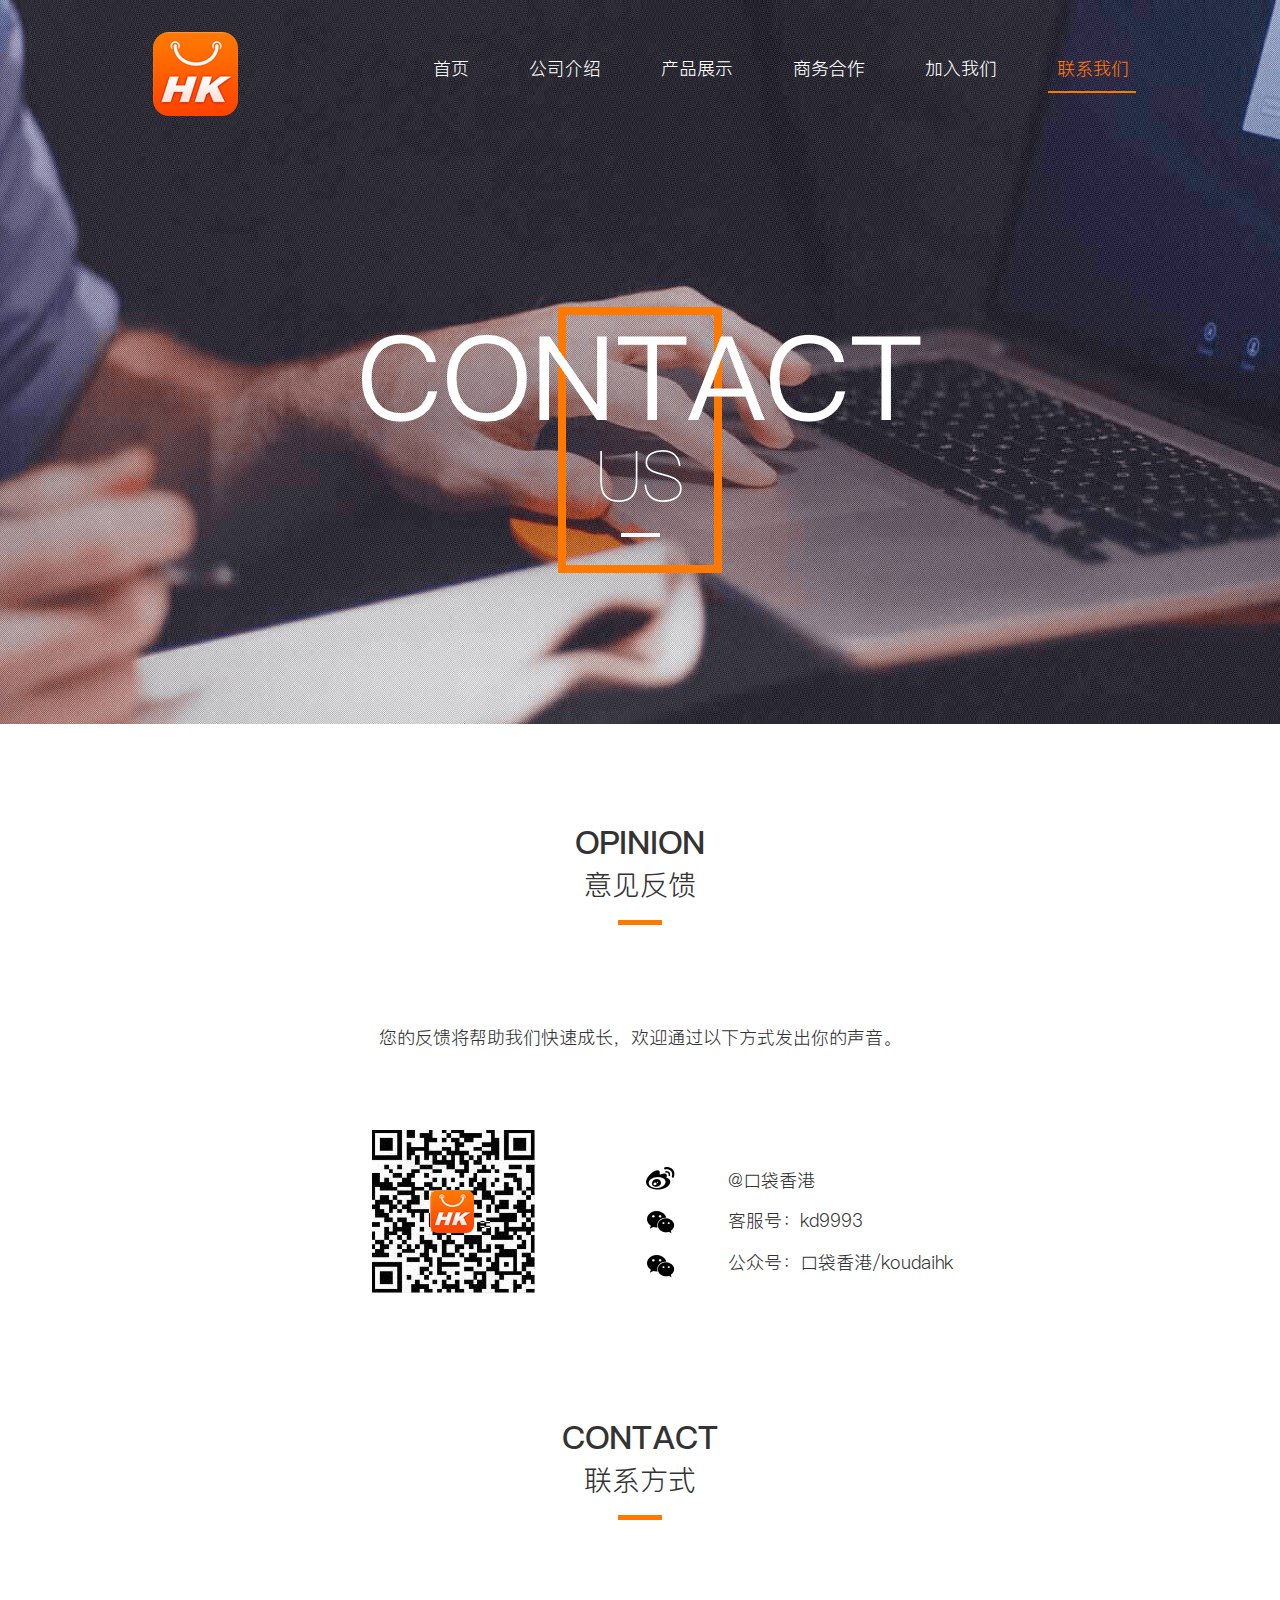
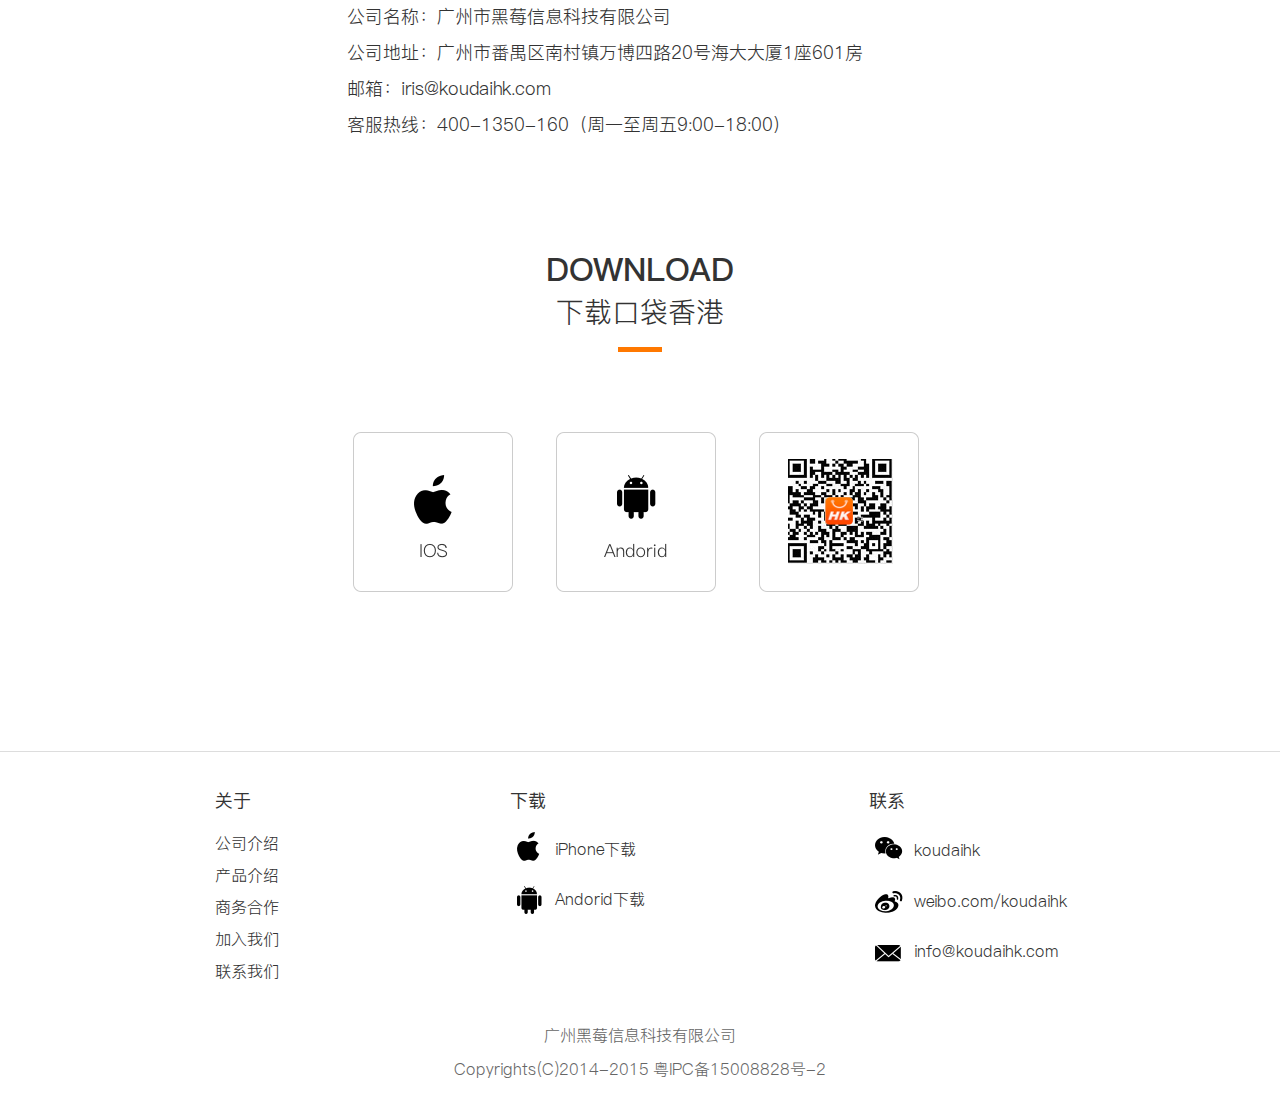
<file: contact.html>
<!DOCTYPE html>
<html lang="en">
<head>
    <meta charset="UTF-8">
    <meta http-equiv="x-ua-compatible" content="IE=edge,chrome=1">
    <meta name="description" content="香港旅游购物第一资讯平台">
    <meta name="keywords" content="口袋香港,香港购物,折扣,旅游,美食,攻略">
    <meta name="viewport" content="width=device-width,initial-scale=1">
    <link rel="icon" type="image/png" href="images/icon/favicon.png">
    <title>联系我们 - 口袋香港</title>
    <link rel="stylesheet" href="css/reset.css">
    <link rel="stylesheet" href="css/contact.css">
</head>
<body>
    <!-- 1 -->
    <header>
        <div class="container">
            <div class="hd">
                <div class="logo">
                    <a href="index.html">
                        <img src="images/home/LOGO.png" title="口袋香港,香港购物,折扣,旅游,美食,攻略">
                    </a>
                </div>
                <div id="nav_wrapper">
                    <div id="nav_menu">
                        <a id="nav_home" href="index.html">首页</a>
                        <a class="nav_select" href="company.html">公司介绍</a>
                        <a class="nav_select" href="product.html">产品展示</a>
                        <a class="nav_select" href="cooperation.html">商务合作</a>
                        <a class="nav_select" href="join.html">加入我们</a>
                        <a id="current_nav" href="contact.html">联系我们</a>
                    </div>
                    <div id="nav_animate_block"></div>
                </div>
            </div>
        </div>
    </header>

    <!-- 2 -->
    <section>
        <div class="opinion">
            <h1>OPINION</h1>
            <h2>意见反馈</h2>
            <div class="opinion-border"></div>
            <p>您的反馈将帮助我们快速成长，欢迎通过以下方式发出你的声音。</p>
            <div class="opinion-contact">
                <img src="images/contact/QR-code.png">
                <div class="opinion-contact-list">
                    <ul>
                        <li>
                            <img src="images/contact/weibo.png">
                            <span class="contact-weibo">@口袋香港</span>
                        </li>
                        <li>
                            <img src="images/contact/weixin.png">
                            <span class="contact-weixin">客服号：kd9993</span>
                        </li>
                        <li>
                            <img src="images/contact/weixin.png">
                            <span class="contact-gongzhonghao">公众号：口袋香港/koudaihk</span>
                        </li>
                    </ul>
                </div>
            </div>
        </div>
    </section>

    <!-- 3 -->
    <section>
        <div class="contact">
            <h1>CONTACT</h1>
            <h2>联系方式</h2>
            <div class="contact-border"></div>
            <div class="contact-container">
                <span>公司名称：广州市黑莓信息科技有限公司<br>
                    公司地址：广州市番禺区南村镇万博四路20号海大大厦1座601房<br>
                    邮箱：iris@koudaihk.com<br>
                    客服热线：400-1350-160（周一至周五9:00-18:00）</span>
            </div>
        </div>
    </section>

    <!-- 4 -->
    <section>
        <div class="download">
            <h1>DOWNLOAD</h1>
            <h2>下载口袋香港</h2>
            <div class="download-border"></div>
            <div class="download-container">
                <a href="https://itunes.apple.com/cn/app/id882132634?mt=8" target="_blank"><img src="images/contact/ios.png"></a>
                <a class="download-android" href="http://sj.qq.com/myapp/detail.htm?apkName=com.didaohk" target="_blank"><img src="images/contact/Ad.png"></a>
                <img class="download-gongzhonghao" src="images/contact/gongzhonghao.png">
            </div>
        </div>
    </section>

    <!-- 5 -->
    <footer>
        <div class="footer-container">
            <div class="footer-about">
                <h2>关于</h2>
                <ul>
                    <li><a href="company.html">公司介绍</a></li>
                    <li><a href="product.html">产品介绍</a></li>
                    <li><a href="cooperation.html">商务合作</a></li>
                    <li><a href="join.html">加入我们</a></li>
                    <li><a href="contact.html">联系我们</a></li>
                </ul>
            </div>
            <div class="footer-download">
                <h2>下载</h2>
                <ul>
                    <li>
                        <img src="images/footer/apple.png">
                        <a class="ios-download" href="https://itunes.apple.com/cn/app/id882132634?mt=8" target="_blank">iPhone下载</a>
                    </li>
                    <li>
                        <img src="images/footer/android.png">
                        <a class="android-download" href="http://sj.qq.com/myapp/detail.htm?apkName=com.didaohk" target="_blank">Andorid下载</a>
                    </li>
                </ul>
            </div>
            <div class="footer-contact">
                <h2>联系</h2>
                <ul>
                    <li class="weixin">
                        <img src="images/footer/weixin.png">
                        <span>koudaihk</span>
                    </li>
                    <li class="weibo">
                        <img src="images/footer/weibo.png">
                        <a href="http://weibo.com/koudaihk" target="_blank">weibo.com/koudaihk</a>
                    </li>
                    <li class="email">
                        <img src="images/footer/email.png">
                        <a class="email-position" href="">info@koudaihk.com</a>
                    </li>
                </ul>
            </div>
            <div class="copyright">
                <p>广州黑莓信息科技有限公司</p>
                <p>Copyrights(C)2014-2015 粤IPC备15008828号-2</p>
            </div>
        </div>
    </footer>

    <!-- JavaScript -->
    <script type="text/javascript" src="js/jquery-1.10.1.min.js"></script>
    <script type="text/javascript">
        $(function() {
            var $current_nav = $("#current_nav"); //current元素（当前所在导航项)
            var current_nav_width = 88;
            var current_nav_left = 645;
            var $nav_animate_block = $("#nav_animate_block"); //动画滑块
            $nav_animate_block.css({width: 88, left: 645}); //初始状态下，动画滑块位置在current元素
            // 鼠标进入a元素时触发动画事件
            $("#nav_menu .nav_select").hover(function () {
                var index = $(this).index();
                var $a_cur = $("#nav_menu").find("a").eq(index);//鼠标移动到的a元素
                // 利用触发的a元素索引获取其left位置和它的宽度
                var width = 88;
                var left = $a_cur.position().left + 21;
                $current_nav.css({color: "rgb(255,255,255)", font: "PingFang Regular"});
                //设置动画滑块位置
                $nav_animate_block.stop().animate({
                    width: width,
                    left: left
                }, 300)
            }, function () {
                //鼠标离开a元素时，动画滑块返回current元素位置
                $nav_animate_block.stop().animate({
                    width: current_nav_width,
                    left: current_nav_left
                })
                $current_nav.css({color: "rgb(255,120,0)", font: "PingFang Regular"});
            })
            $("#nav_menu #nav_home").hover(function () {
                var index = $(this).index();
                var $a_cur = $("#nav_menu").find("a").eq(index);
                var width = 88;
                var left = $a_cur.position().left+3;
                $current_nav.css({color: "rgb(255,255,255)", font: "PingFang Regular"});
                $nav_animate_block.stop().animate({
                    width: width,
                    left: left
                }, 300)
            }, function () {
                $nav_animate_block.stop().animate({
                    width: current_nav_width,
                    left: current_nav_left
                })
                $current_nav.css({color: "rgb(255,120,0)", font: "PingFang Regular"});
            })
        });
    </script>
</body>
</html>
</file>
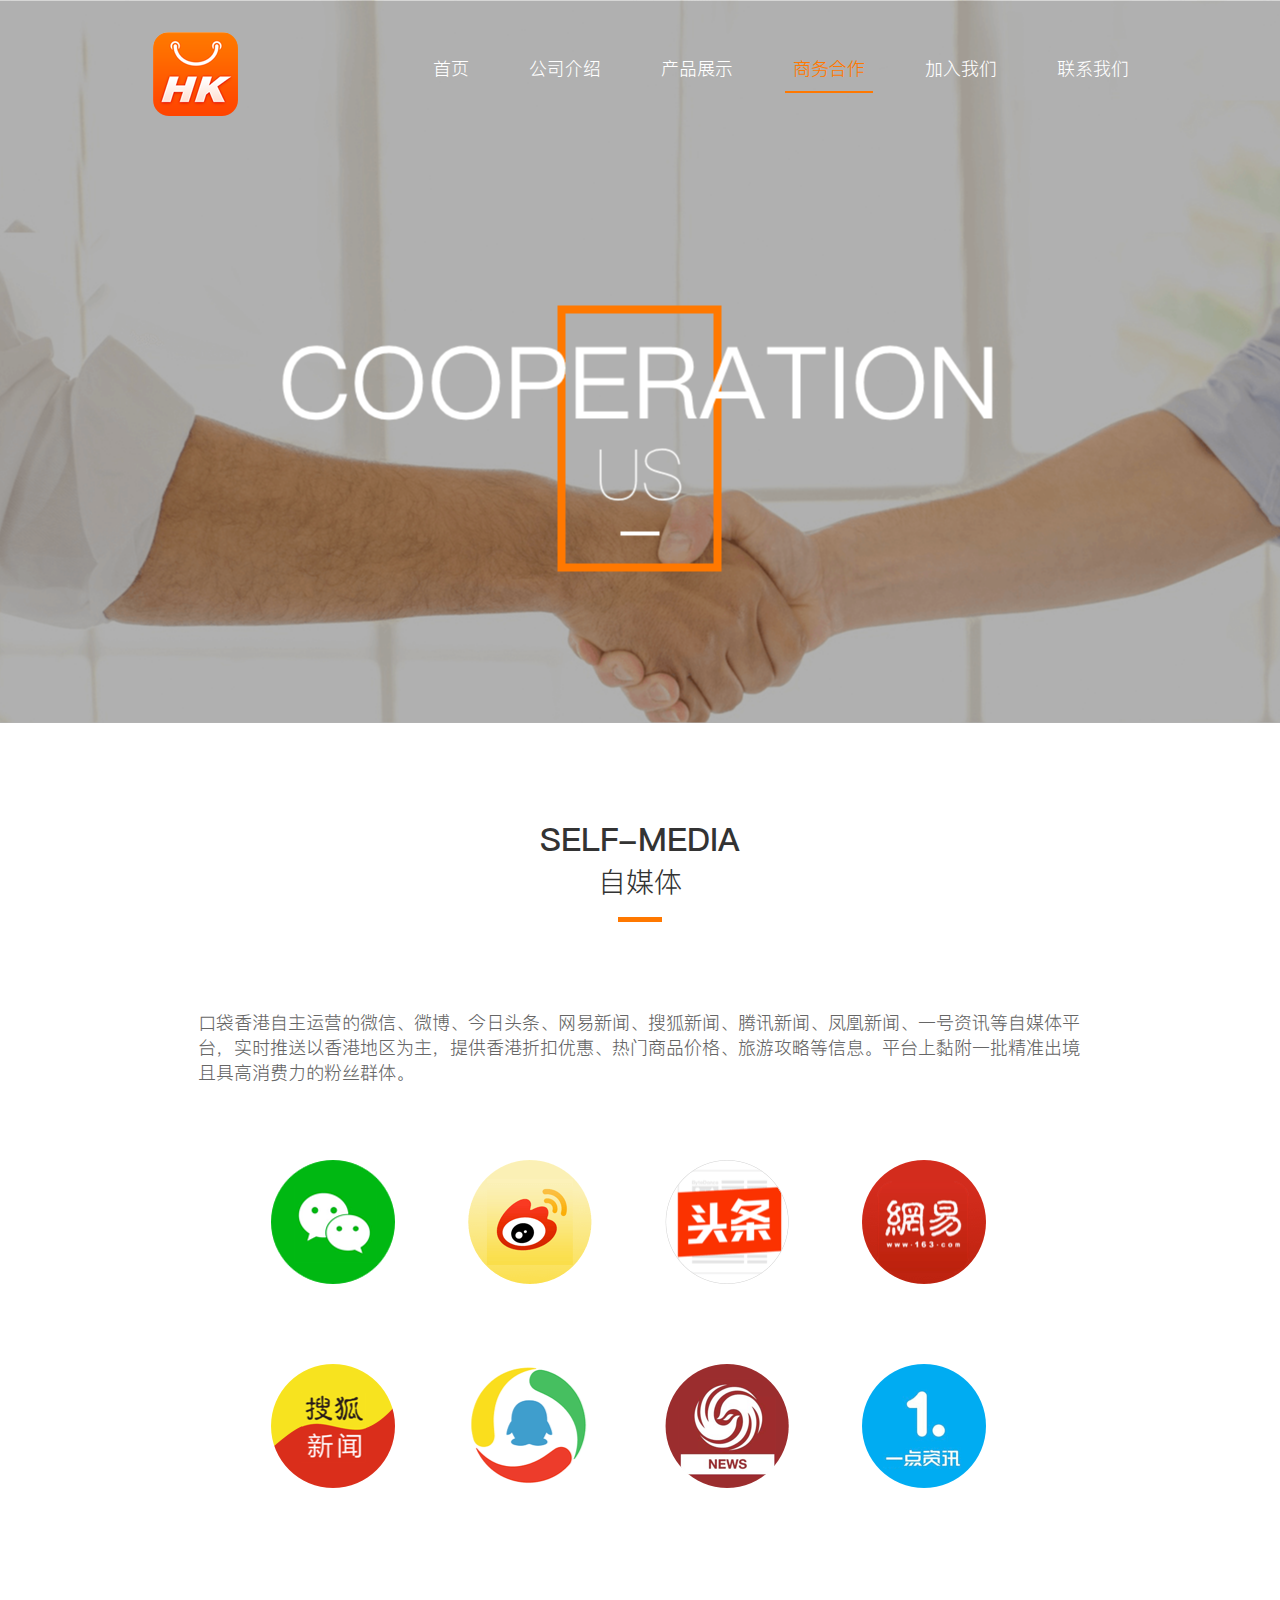
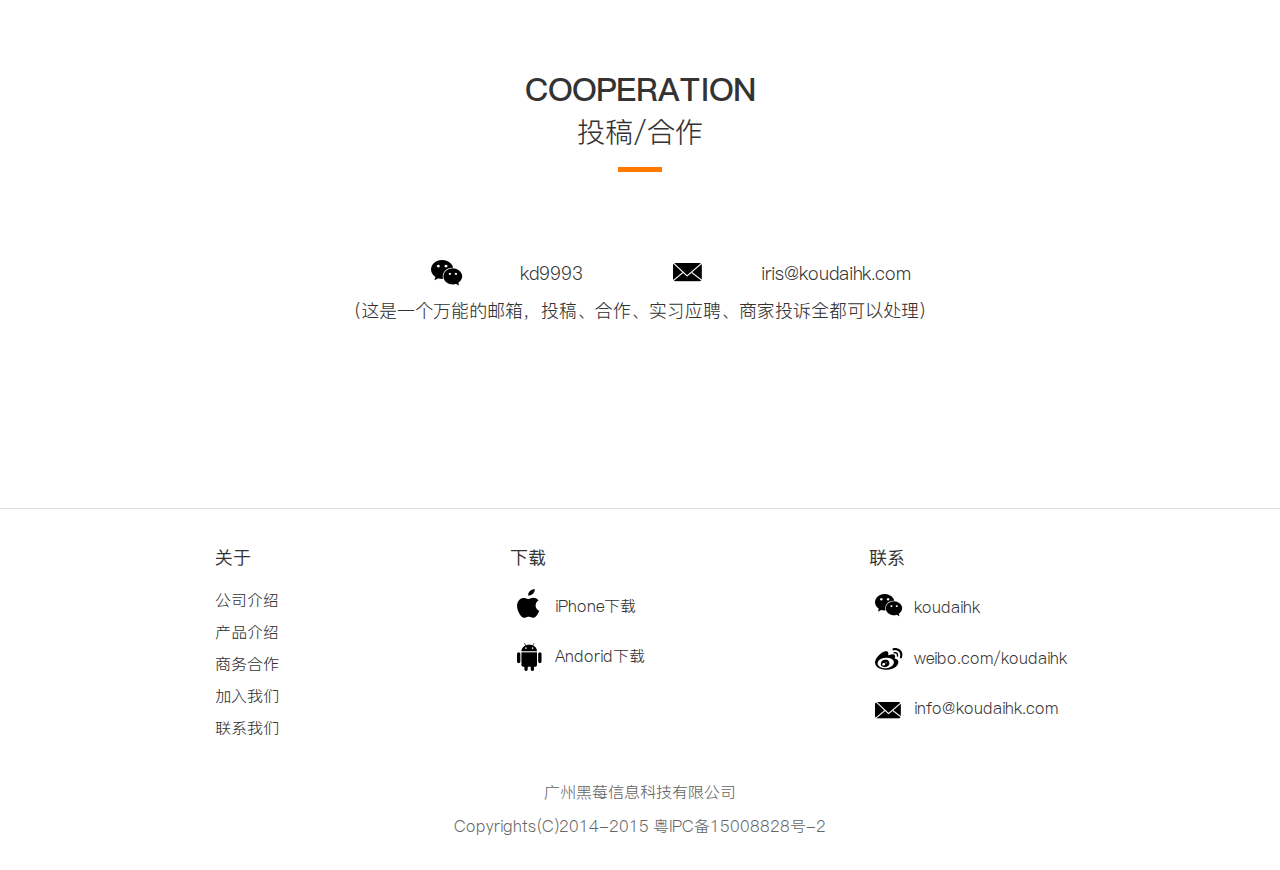
<file: cooperation.html>
<!DOCTYPE html>
<html lang="en">
<head>
    <meta charset="UTF-8">
    <meta http-equiv="x-ua-compatible" content="IE=edge,chrome=1">
    <meta name="description" content="香港旅游购物第一资讯平台">
    <meta name="keywords" content="口袋香港,香港购物,折扣,旅游,美食,攻略">
    <meta name="viewport" content="width=device-width,initial-scale=1">
    <link rel="icon" type="image/png" href="images/icon/favicon.png">
    <title>商务合作 - 口袋香港</title>
    <link rel="stylesheet" href="css/reset.css">
    <link rel="stylesheet" href="css/cooperation.css">
</head>
<body>
    <!-- 1 -->
    <header>
        <div class="container">
            <div class="hd">
                <div class="logo">
                    <a href="index.html">
                        <img src="images/home/LOGO.png" title="口袋香港,香港购物,折扣,旅游,美食,攻略">
                    </a>
                </div>
                <div id="nav_wrapper">
                    <div id="nav_menu">
                        <a id="nav_home" href="index.html">首页</a>
                        <a class="nav_select" href="company.html">公司介绍</a>
                        <a class="nav_select" href="product.html">产品展示</a>
                        <a id="current_nav" href="cooperation.html">商务合作</a>
                        <a class="nav_select" href="join.html">加入我们</a>
                        <a class="nav_select" href="contact.html">联系我们</a>
                    </div>
                    <div id="nav_animate_block"></div>
                </div>
            </div>
        </div>
    </header>

    <!-- 2 -->
    <section>
        <div class="self-media">
            <h1>SELF-MEDIA</h1>
            <h2>自媒体</h2>
            <div class="self-media-border"></div>
            <div class="self-media-container">
                <span>口袋香港自主运营的微信、微博、今日头条、网易新闻、搜狐新闻、腾讯新闻、凤凰新闻、一号资讯等自媒体平<br>
                    台，实时推送以香港地区为主，提供香港折扣优惠、热门商品价格、旅游攻略等信息。平台上黏附一批精准出境<br>
                    且具高消费力的粉丝群体。</span>
                <div class="media-logo">
                    <ul class="col-1">
                        <li><img src="images/cooperation/weixin.png"></li>
                        <li><img src="images/cooperation/weibo.png"></li>
                        <li><img src="images/cooperation/toutiao.png"></li>
                        <li><img src="images/cooperation/wangyi.png"></li>
                    </ul>
                    <ul class="col-2">
                        <li><img src="images/cooperation/souhu.png"></li>
                        <li><img src="images/cooperation/tencent.png"></li>
                        <li><img src="images/cooperation/fenghuang.png"></li>
                        <li><img src="images/cooperation/1dian.png"></li>
                    </ul>
                </div>
            </div>
        </div>
    </section>

    <!-- 3 -->
    <section>
        <div class="cooperation">
            <h1>COOPERATION</h1>
            <h2>投稿/合作</h2>
            <div class="cooperation-border"></div>
            <div class="cooperation-container">
                <div class="cooperation-contact">
                    <ul>
                        <li>
                            <img src="images/cooperation/icon-weixin.png">
                            <span>kd9993</span>
                        </li>
                        <li class="cooperation-email">
                            <img src="images/cooperation/icon-email.png">
                            <span>iris@koudaihk.com</span>
                        </li>
                    </ul>
                </div>
                <p>（这是一个万能的邮箱，投稿、合作、实习应聘、商家投诉全都可以处理）</p>
            </div>
        </div>
    </section>

    <!-- 4 -->
    <footer>
        <div class="footer-container">
            <div class="footer-about">
                <h2>关于</h2>
                <ul>
                    <li><a href="company.html">公司介绍</a></li>
                    <li><a href="product.html">产品介绍</a></li>
                    <li><a href="cooperation.html">商务合作</a></li>
                    <li><a href="join.html">加入我们</a></li>
                    <li><a href="contact.html">联系我们</a></li>
                </ul>
            </div>
            <div class="footer-download">
                <h2>下载</h2>
                <ul>
                    <li>
                        <img src="images/footer/apple.png">
                        <a class="ios-download" href="https://itunes.apple.com/cn/app/id882132634?mt=8" target="_blank">iPhone下载</a>
                    </li>
                    <li>
                        <img src="images/footer/android.png">
                        <a class="android-download" href="http://sj.qq.com/myapp/detail.htm?apkName=com.didaohk" target="_blank">Andorid下载</a>
                    </li>
                </ul>
            </div>
            <div class="footer-contact">
                <h2>联系</h2>
                <ul>
                    <li class="weixin">
                        <img src="images/footer/weixin.png">
                        <span>koudaihk</span>
                    </li>
                    <li class="weibo">
                        <img src="images/footer/weibo.png">
                        <a href="http://weibo.com/koudaihk" target="_blank">weibo.com/koudaihk</a>
                    </li>
                    <li class="email">
                        <img src="images/footer/email.png">
                        <a class="email-position" href="">info@koudaihk.com</a>
                    </li>
                </ul>
            </div>
            <div class="copyright">
                <p>广州黑莓信息科技有限公司</p>
                <p>Copyrights(C)2014-2015 粤IPC备15008828号-2</p>
            </div>
        </div>
    </footer>

    <!-- JavaScript -->
    <script type="text/javascript" src="js/jquery-1.10.1.min.js"></script>
    <script type="text/javascript">
        $(function() {
            var $current_nav = $("#current_nav"); //current元素（当前所在导航项)
            var current_nav_width = 88;
            var current_nav_left = 382;
            var $nav_animate_block = $("#nav_animate_block"); //动画滑块
            $nav_animate_block.css({width: 88, left: 382}); //初始状态下，动画滑块位置在current元素
            // 鼠标进入a元素时触发动画事件
            $("#nav_menu .nav_select").hover(function () {
                var index = $(this).index();
                var $a_cur = $("#nav_menu").find("a").eq(index);//鼠标移动到的a元素
                // 利用触发的a元素索引获取其left位置和它的宽度
                var width = 88;
                var left = $a_cur.position().left + 21;
                $current_nav.css({color: "rgb(255,255,255)", font: "PingFang Regular"});
                //设置动画滑块位置
                $nav_animate_block.stop().animate({
                    width: width,
                    left: left
                }, 300)
            }, function () {
                //鼠标离开a元素时，动画滑块返回current元素位置
                $nav_animate_block.stop().animate({
                    width: current_nav_width,
                    left: current_nav_left
                })
                $current_nav.css({color: "rgb(255,120,0)", font: "PingFang Regular"});
            })
            $("#nav_menu #nav_home").hover(function () {
                var index = $(this).index();
                var $a_cur = $("#nav_menu").find("a").eq(index);
                var width = 88;
                var left = $a_cur.position().left+3;
                $current_nav.css({color: "rgb(255,255,255)", font: "PingFang Regular"});
                $nav_animate_block.stop().animate({
                    width: width,
                    left: left
                }, 300)
            }, function () {
                $nav_animate_block.stop().animate({
                    width: current_nav_width,
                    left: current_nav_left
                })
                $current_nav.css({color: "rgb(255,120,0)", font: "PingFang Regular"});
            })
        });
    </script>
</body>
</html>
</file>
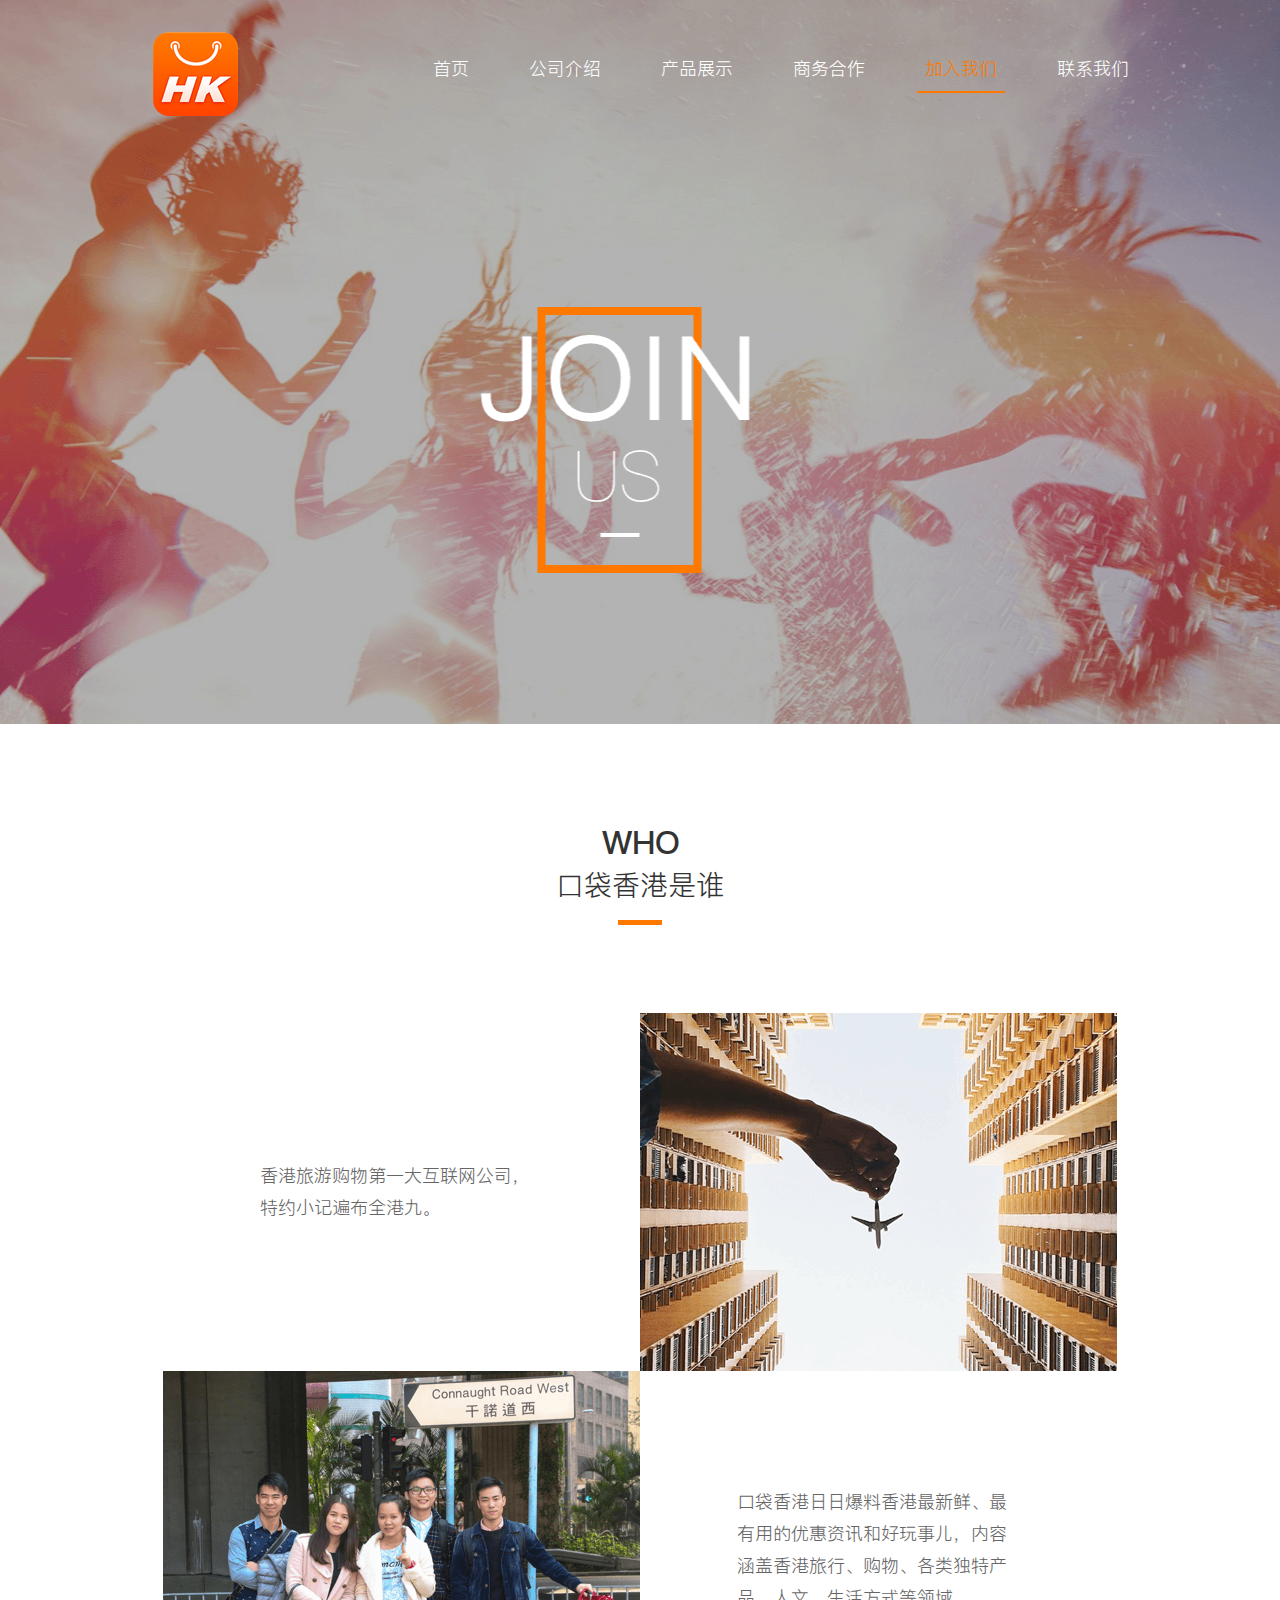
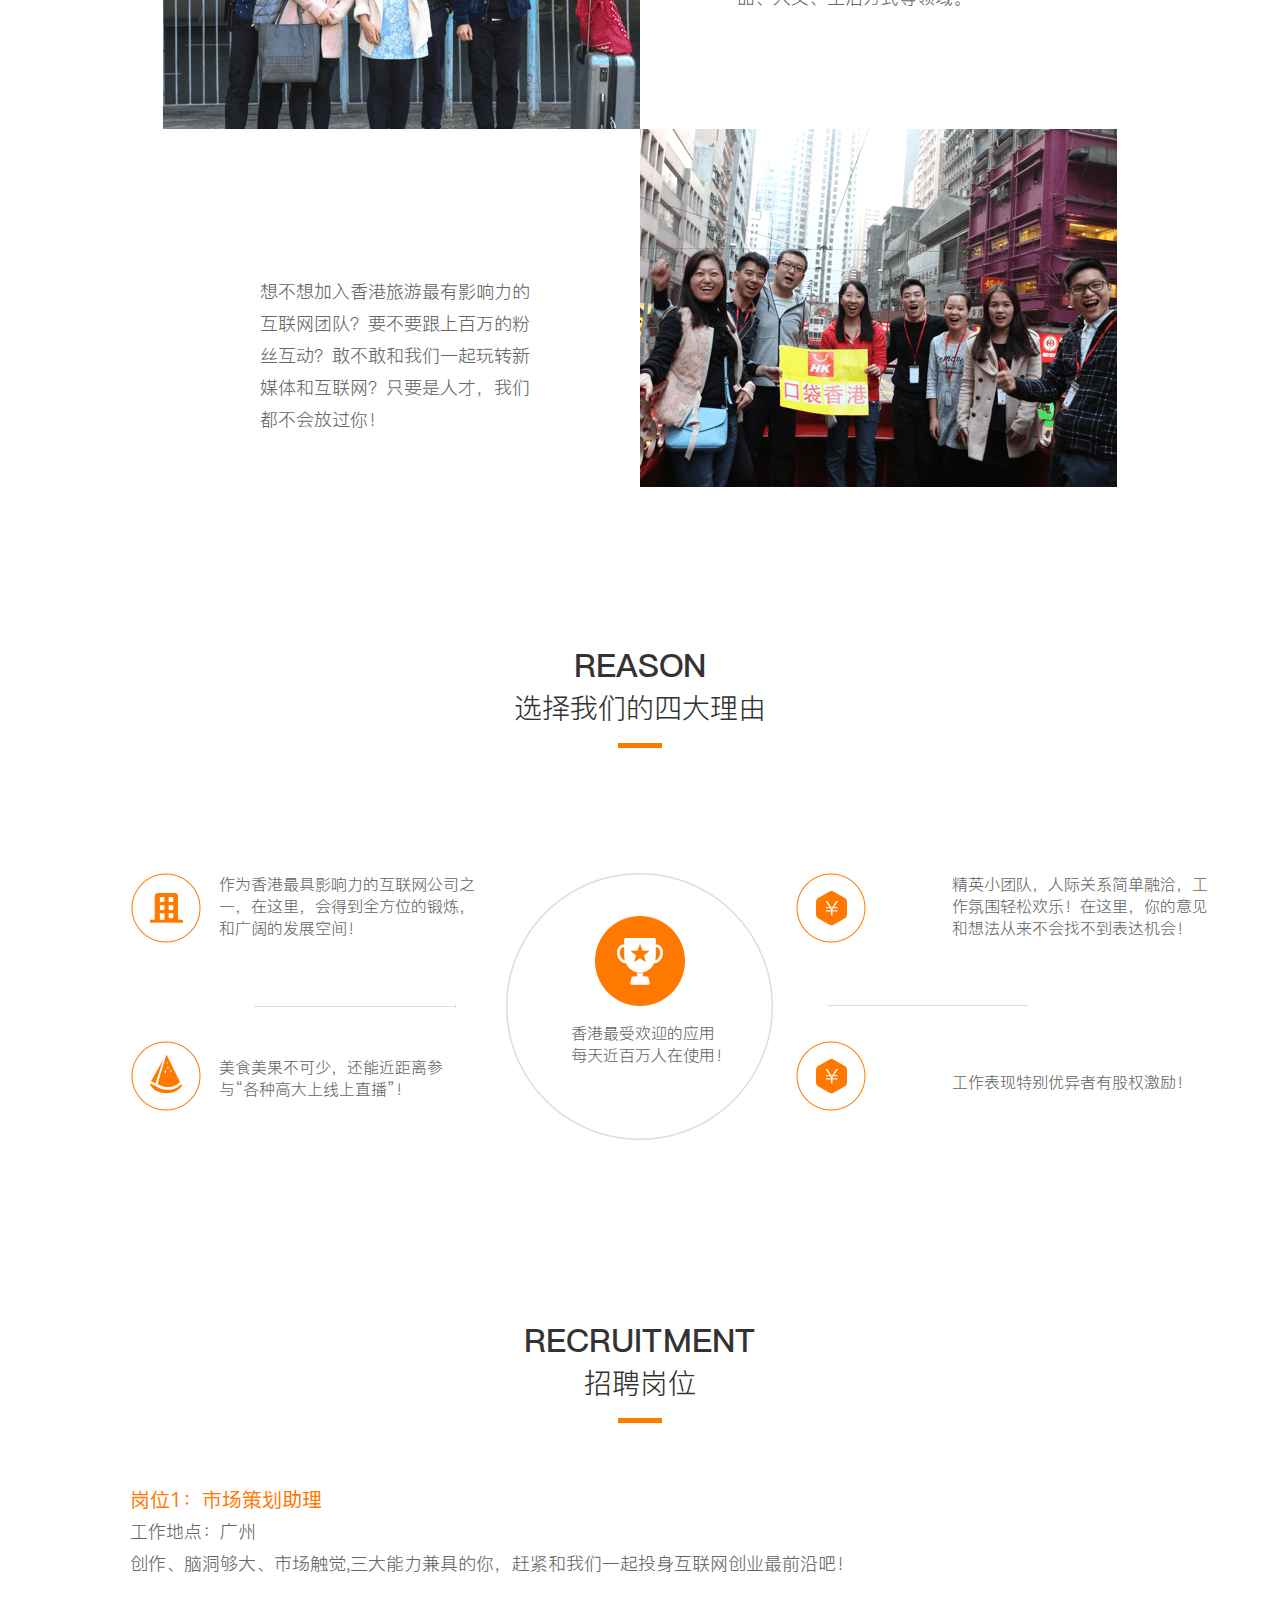
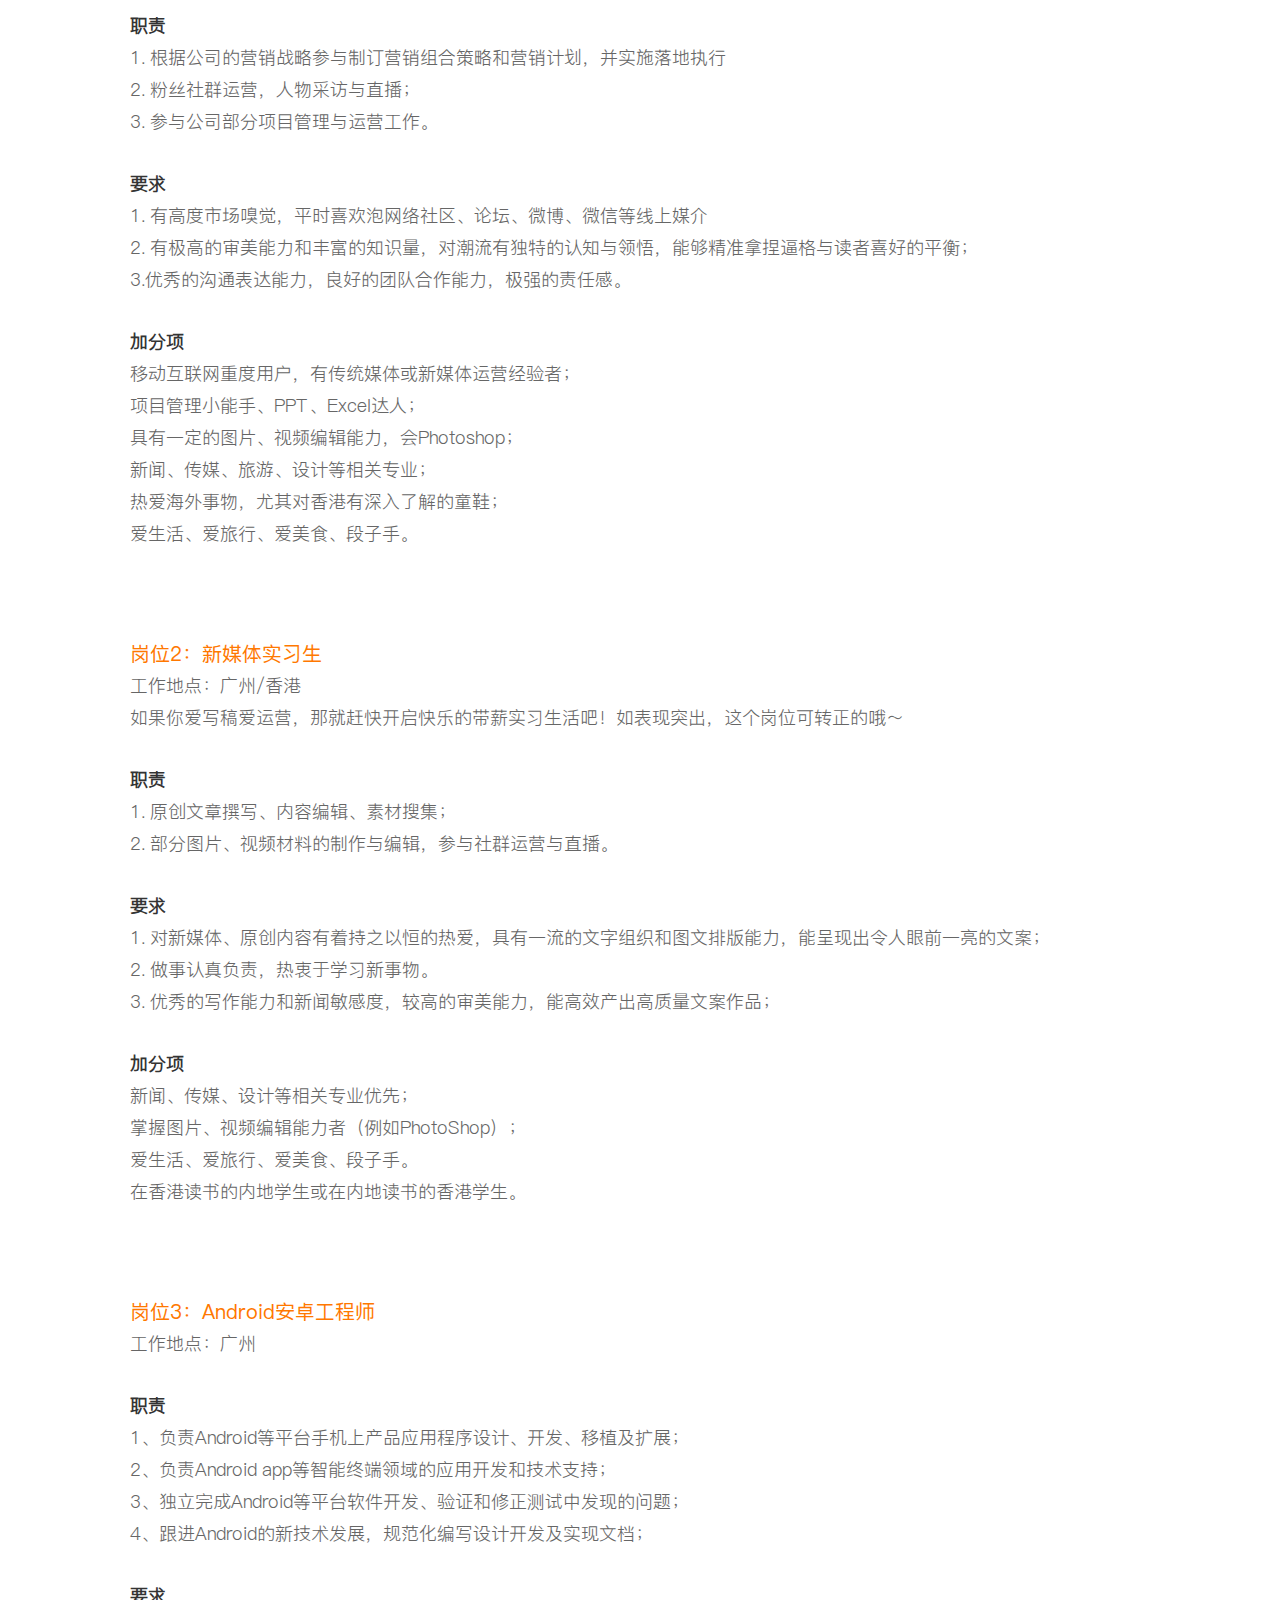
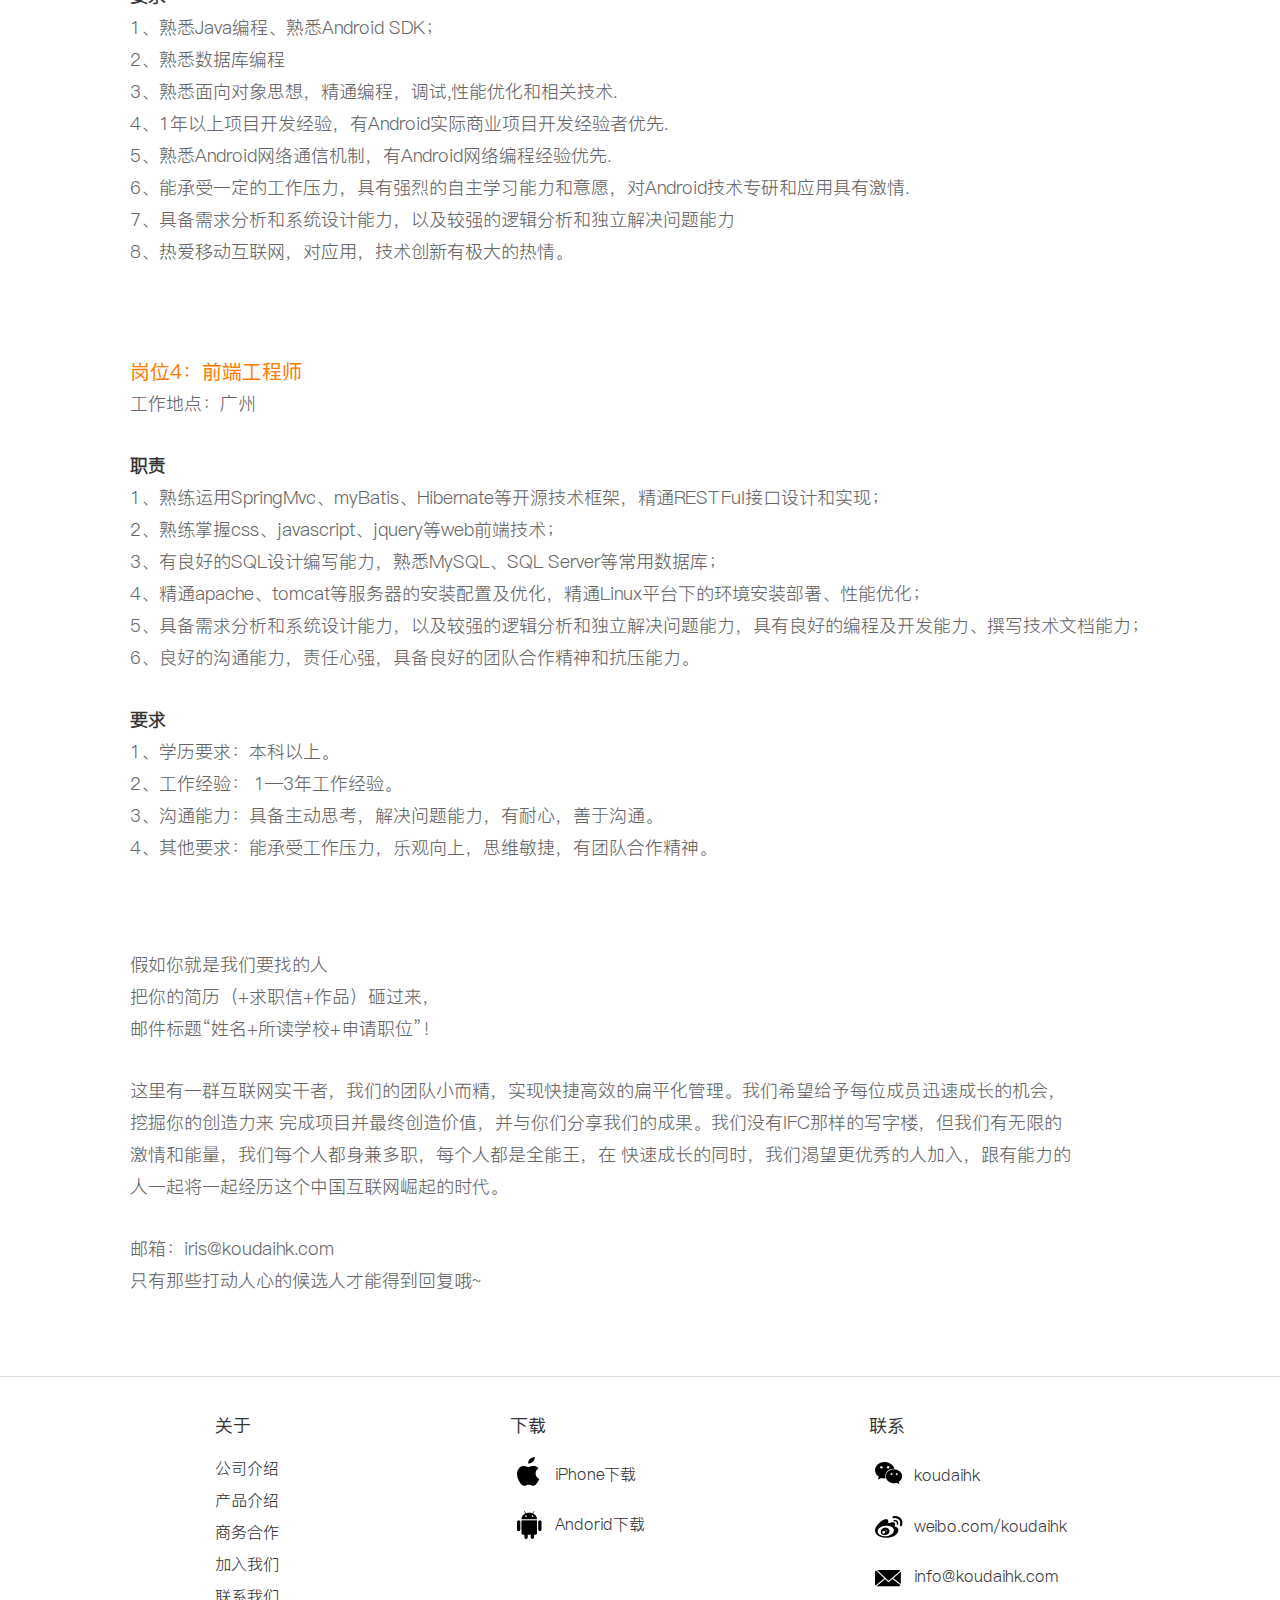
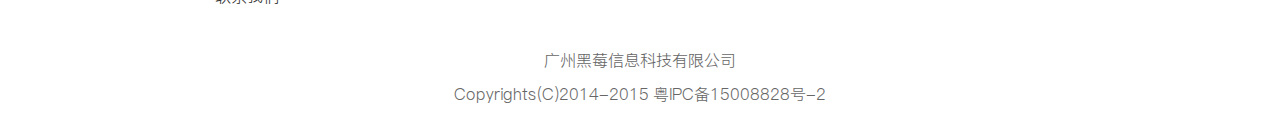
<file: join.html>
<!DOCTYPE html>
<html lang="zh-CN">
<head>
    <meta charset="UTF-8">
    <meta http-equiv="x-ua-compatible" content="IE=edge,chrome=1">
    <meta name="description" content="香港旅游购物第一资讯平台">
    <meta name="keywords" content="口袋香港,香港购物,折扣,旅游,美食,攻略">
    <meta name="viewport" content="width=device-width,initial-scale=1">
    <link rel="icon" type="image/png" href="images/icon/favicon.png">
    <title>加入我们 - 口袋香港</title>
    <link rel="stylesheet" href="css/reset.css">
    <link rel="stylesheet" href="css/join.css">
</head>
<body>
    <!-- 1 -->
    <header>
        <div class="container">
            <div class="hd">
                <div class="logo">
                    <a href="index.html">
                        <img src="images/home/LOGO.png" title="口袋香港,香港购物,折扣,旅游,美食,攻略">
                    </a>
                </div>
                <div id="nav_wrapper">
                    <div id="nav_menu">
                        <a id="nav_home" href="index.html">首页</a>
                        <a class="nav_select" href="company.html">公司介绍</a>
                        <a class="nav_select" href="product.html">产品展示</a>
                        <a class="nav_select" href="cooperation.html">商务合作</a>
                        <a id="current_nav"" href="join.html">加入我们</a>
                        <a class="nav_select" href="contact.html">联系我们</a>
                    </div>
                    <div id="nav_animate_block"></div>
                </div>
            </div>
        </div>
    </header>

    <!-- 2 -->
    <section>
        <div class="who">
            <h2>WHO</h2>
            <h3>口袋香港是谁</h3>
            <div class="who-border"></div>
            <div class="who-container">
                <div class="who-container-1">
                    <span>香港旅游购物第一大互联网公司，<br>
                        特约小记遍布全港九。</span>
                    <img src="images/join/1.png">
                </div>
                <div class="who-container-2">
                    <img src="images/join/2.png">
                    <span>口袋香港日日爆料香港最新鲜、最<br>
                        有用的优惠资讯和好玩事儿，内容<br>
                        涵盖香港旅行、购物、各类独特产<br>
                        品、人文、生活方式等领域。</span>
                </div>
                <div class="who-container-3">
                    <span>想不想加入香港旅游最有影响力的<br>
                        互联网团队？要不要跟上百万的粉<br>
                        丝互动？敢不敢和我们一起玩转新<br>
                        媒体和互联网？只要是人才，我们<br>
                        都不会放过你！</span>
                    <img src="images/join/3.png">
                </div>
            </div>
        </div>
    </section>

    <!-- 3 -->
    <section>
        <div class="reason">
            <h2>REASON</h2>
            <h3>选择我们的四大理由</h3>
            <div class="reason-border"></div>
            <div class="reason-container">
                <div class="reason-left-1">
                    <img src="images/join/left-1.png">
                    <span>作为香港最具影响力的互联网公司之<br>
                        一，在这里，会得到全方位的锻炼，<br>
                        和广阔的发展空间！</span>
                    <div class="reason-right-1">
                        <img src="images/join/right-2.png">
                        <span>精英小团队，人际关系简单融洽，工<br>
                        作氛围轻松欢乐！在这里，你的意见<br>
                        和想法从来不会找不到表达机会！</span>
                    </div>
                </div>
                <div class="reason-middle">
                    <span>香港最受欢迎的应用<br>
                        每天近百万人在使用！</span>
                </div>
                <div class="reason-left-2">
                    <img src="images/join/left-2.png">
                    <span>美食美果不可少，还能近距离参<br>
                        与“各种高大上线上直播”！</span>
                    <div class="reason-right-2">
                        <img src="images/join/right-2.png">
                        <span>工作表现特别优异者有股权激励！</span>
                    </div>
                </div>
            </div>
        </div>
    </section>

    <!-- 4 -->
    <section>
        <div class="recruitment">
            <h2>RECRUITMENT</h2>
            <h3>招聘岗位</h3>
            <div class="recruitment-border"></div>
            <div class="recruitment-container">
                <div class="recruitment-list-1">
                    <h4>岗位1：市场策划助理</h4>
                    <span>工作地点：广州<br>
                        创作、脑洞够大、市场触觉,三大能力兼具的你，赶紧和我们一起投身互联网创业最前沿吧！</span>
                    <p>职责</p>
                    <span>1. 根据公司的营销战略参与制订营销组合策略和营销计划，并实施落地执行<br>
                        2. 粉丝社群运营，人物采访与直播；<br>
                        3. 参与公司部分项目管理与运营工作。</span>
                    <p>要求</p>
                    <span>1. 有高度市场嗅觉，平时喜欢泡网络社区、论坛、微博、微信等线上媒介<br>
                        2. 有极高的审美能力和丰富的知识量，对潮流有独特的认知与领悟，能够精准拿捏逼格与读者喜好的平衡；<br>
                        3.优秀的沟通表达能力，良好的团队合作能力，极强的责任感。</span>
                    <p>加分项</p>
                    <span>移动互联网重度用户，有传统媒体或新媒体运营经验者；<br>
                        项目管理小能手、PPT、Excel达人；<br>
                        具有一定的图片、视频编辑能力，会Photoshop；<br>
                        新闻、传媒、旅游、设计等相关专业；<br>
                        热爱海外事物，尤其对香港有深入了解的童鞋；<br>
                        爱生活、爱旅行、爱美食、段子手。</span>
                </div>
                <div class="recruitment-list-2">
                    <h4>岗位2：新媒体实习生</h4>
                    <span>工作地点：广州/香港<br>
                        如果你爱写稿爱运营，那就赶快开启快乐的带薪实习生活吧！如表现突出，这个岗位可转正的哦～</span>
                    <p>职责</p>
                    <span>1. 原创文章撰写、内容编辑、素材搜集；<br>
                        2. 部分图片、视频材料的制作与编辑，参与社群运营与直播。</span>
                    <p>要求</p>
                    <span>1.  对新媒体、原创内容有着持之以恒的热爱，具有一流的文字组织和图文排版能力，能呈现出令人眼前一亮的文案；<br>
                        2. 做事认真负责，热衷于学习新事物。<br>
                        3. 优秀的写作能力和新闻敏感度，较高的审美能力，能高效产出高质量文案作品；</span>
                    <p>加分项</p>
                    <span>新闻、传媒、设计等相关专业优先；<br>
                        掌握图片、视频编辑能力者（例如PhotoShop）；<br>
                        爱生活、爱旅行、爱美食、段子手。<br>
                        在香港读书的内地学生或在内地读书的香港学生。</span>
                </div>
                <div class="recruitment-list-3">
                    <h4>岗位3：Android安卓工程师</h4>
                    <span>工作地点：广州</span>
                    <p>职责</p>
                    <span>1、负责Android等平台手机上产品应用程序设计、开发、移植及扩展；<br>
                        2、负责Android app等智能终端领域的应用开发和技术支持；<br>
                        3、独立完成Android等平台软件开发、验证和修正测试中发现的问题；<br>
                        4、跟进Android的新技术发展，规范化编写设计开发及实现文档；</span>
                    <p>要求</p>
                    <span>1、熟悉Java编程、熟悉Android SDK；<br>
                        2、熟悉数据库编程<br>
                        3、熟悉面向对象思想，精通编程，调试,性能优化和相关技术.<br>
                        4、1年以上项目开发经验，有Android实际商业项目开发经验者优先.<br>
                        5、熟悉Android网络通信机制，有Android网络编程经验优先.<br>
                        6、能承受一定的工作压力，具有强烈的自主学习能力和意愿，对Android技术专研和应用具有激情.<br>
                        7、具备需求分析和系统设计能力，以及较强的逻辑分析和独立解决问题能力<br>
                        8、热爱移动互联网，对应用，技术创新有极大的热情。</span>
                </div>
                <div class="recruitment-list-4">
                    <h4>岗位4：前端工程师</h4>
                    <span>工作地点：广州</span>
                    <p>职责</p>
                    <span>1、熟练运用SpringMvc、myBatis、Hibernate等开源技术框架，精通RESTFul接口设计和实现；<br>
                        2、熟练掌握css、javascript、jquery等web前端技术；<br>
                        3、有良好的SQL设计编写能力，熟悉MySQL、SQL Server等常用数据库；<br>
                        4、精通apache、tomcat等服务器的安装配置及优化，精通Linux平台下的环境安装部署、性能优化；<br>
                        5、具备需求分析和系统设计能力，以及较强的逻辑分析和独立解决问题能力，具有良好的编程及开发能力、撰写技术文档能力；<br>
                        6、良好的沟通能力，责任心强，具备良好的团队合作精神和抗压能力。</span>
                    <p>要求</p>
                    <span>1、学历要求：本科以上。<br>
                        2、工作经验： 1—3年工作经验。<br>
                        3、沟通能力：具备主动思考，解决问题能力，有耐心，善于沟通。<br>
                        4、其他要求：能承受工作压力，乐观向上，思维敏捷，有团队合作精神。</span>
                </div>
                <div class="statement">
                    <span>假如你就是我们要找的人<br>
                        把你的简历（+求职信+作品）砸过来，<br>
                        邮件标题“姓名+所读学校+申请职位”！</span>
                    <span>这里有一群互联网实干者，我们的团队小而精，实现快捷高效的扁平化管理。我们希望给予每位成员迅速成长的机会，<br>
                        挖掘你的创造力来 完成项目并最终创造价值，并与你们分享我们的成果。我们没有IFC那样的写字楼，但我们有无限的<br>
                        激情和能量，我们每个人都身兼多职，每个人都是全能王，在 快速成长的同时，我们渴望更优秀的人加入，跟有能力的<br>
                        人一起将一起经历这个中国互联网崛起的时代。</span>
                    <span>邮箱：iris@koudaihk.com<br>
                        只有那些打动人心的候选人才能得到回复哦~</span>
                </div>
            </div>
        </div>
    </section>

    <!-- 5 -->
    <footer>
        <div class="footer-container">
            <div class="footer-about">
                <h2>关于</h2>
                <ul>
                    <li><a href="company.html">公司介绍</a></li>
                    <li><a href="product.html">产品介绍</a></li>
                    <li><a href="cooperation.html">商务合作</a></li>
                    <li><a href="join.html">加入我们</a></li>
                    <li><a href="contact.html">联系我们</a></li>
                </ul>
            </div>
            <div class="footer-download">
                <h2>下载</h2>
                <ul>
                    <li>
                        <img src="images/footer/apple.png">
                        <a class="ios-download" href="https://itunes.apple.com/cn/app/id882132634?mt=8" target="_blank">iPhone下载</a>
                    </li>
                    <li>
                        <img src="images/footer/android.png">
                        <a class="android-download" href="http://sj.qq.com/myapp/detail.htm?apkName=com.didaohk" target="_blank">Andorid下载</a>
                    </li>
                </ul>
            </div>
            <div class="footer-contact">
                <h2>联系</h2>
                <ul>
                    <li class="weixin">
                        <img src="images/footer/weixin.png">
                        <span>koudaihk</span>
                    </li>
                    <li class="weibo">
                        <img src="images/footer/weibo.png">
                        <a href="http://weibo.com/koudaihk" target="_blank">weibo.com/koudaihk</a>
                    </li>
                    <li class="email">
                        <img src="images/footer/email.png">
                        <a class="email-position" href="">info@koudaihk.com</a>
                    </li>
                </ul>
            </div>
            <div class="copyright">
                <p>广州黑莓信息科技有限公司</p>
                <p>Copyrights(C)2014-2015 粤IPC备15008828号-2</p>
            </div>
        </div>
    </footer>

    <!-- JavaScript -->
    <script type="text/javascript" src="js/jquery-1.10.1.min.js"></script>
    <script type="text/javascript">
        $(function() {
            var $current_nav = $("#current_nav"); //current元素（当前所在导航项)
            var current_nav_width = 88;
            var current_nav_left = 514;
            var $nav_animate_block = $("#nav_animate_block"); //动画滑块
            $nav_animate_block.css({width: 88, left: 514}); //初始状态下，动画滑块位置在current元素
            // 鼠标进入a元素时触发动画事件
            $("#nav_menu .nav_select").hover(function () {
                var index = $(this).index();
                var $a_cur = $("#nav_menu").find("a").eq(index);//鼠标移动到的a元素
                // 利用触发的a元素索引获取其left位置和它的宽度
                var width = 88;
                var left = $a_cur.position().left + 21;
                $current_nav.css({color: "rgb(255,255,255)", font: "PingFang Regular"});
                //设置动画滑块位置
                $nav_animate_block.stop().animate({
                    width: width,
                    left: left
                }, 300)
            }, function () {
                //鼠标离开a元素时，动画滑块返回current元素位置
                $nav_animate_block.stop().animate({
                    width: current_nav_width,
                    left: current_nav_left
                })
                $current_nav.css({color: "rgb(255,120,0)", font: "PingFang Regular"});
            })
            $("#nav_menu #nav_home").hover(function () {
                var index = $(this).index();
                var $a_cur = $("#nav_menu").find("a").eq(index);
                var width = 88;
                var left = $a_cur.position().left+3;
                $current_nav.css({color: "rgb(255,255,255)", font: "PingFang Regular"});
                $nav_animate_block.stop().animate({
                    width: width,
                    left: left
                }, 300)
            }, function () {
                $nav_animate_block.stop().animate({
                    width: current_nav_width,
                    left: current_nav_left
                })
                $current_nav.css({color: "rgb(255,120,0)", font: "PingFang Regular"});
            })
        });
    </script>
</body>
</html>
</file>
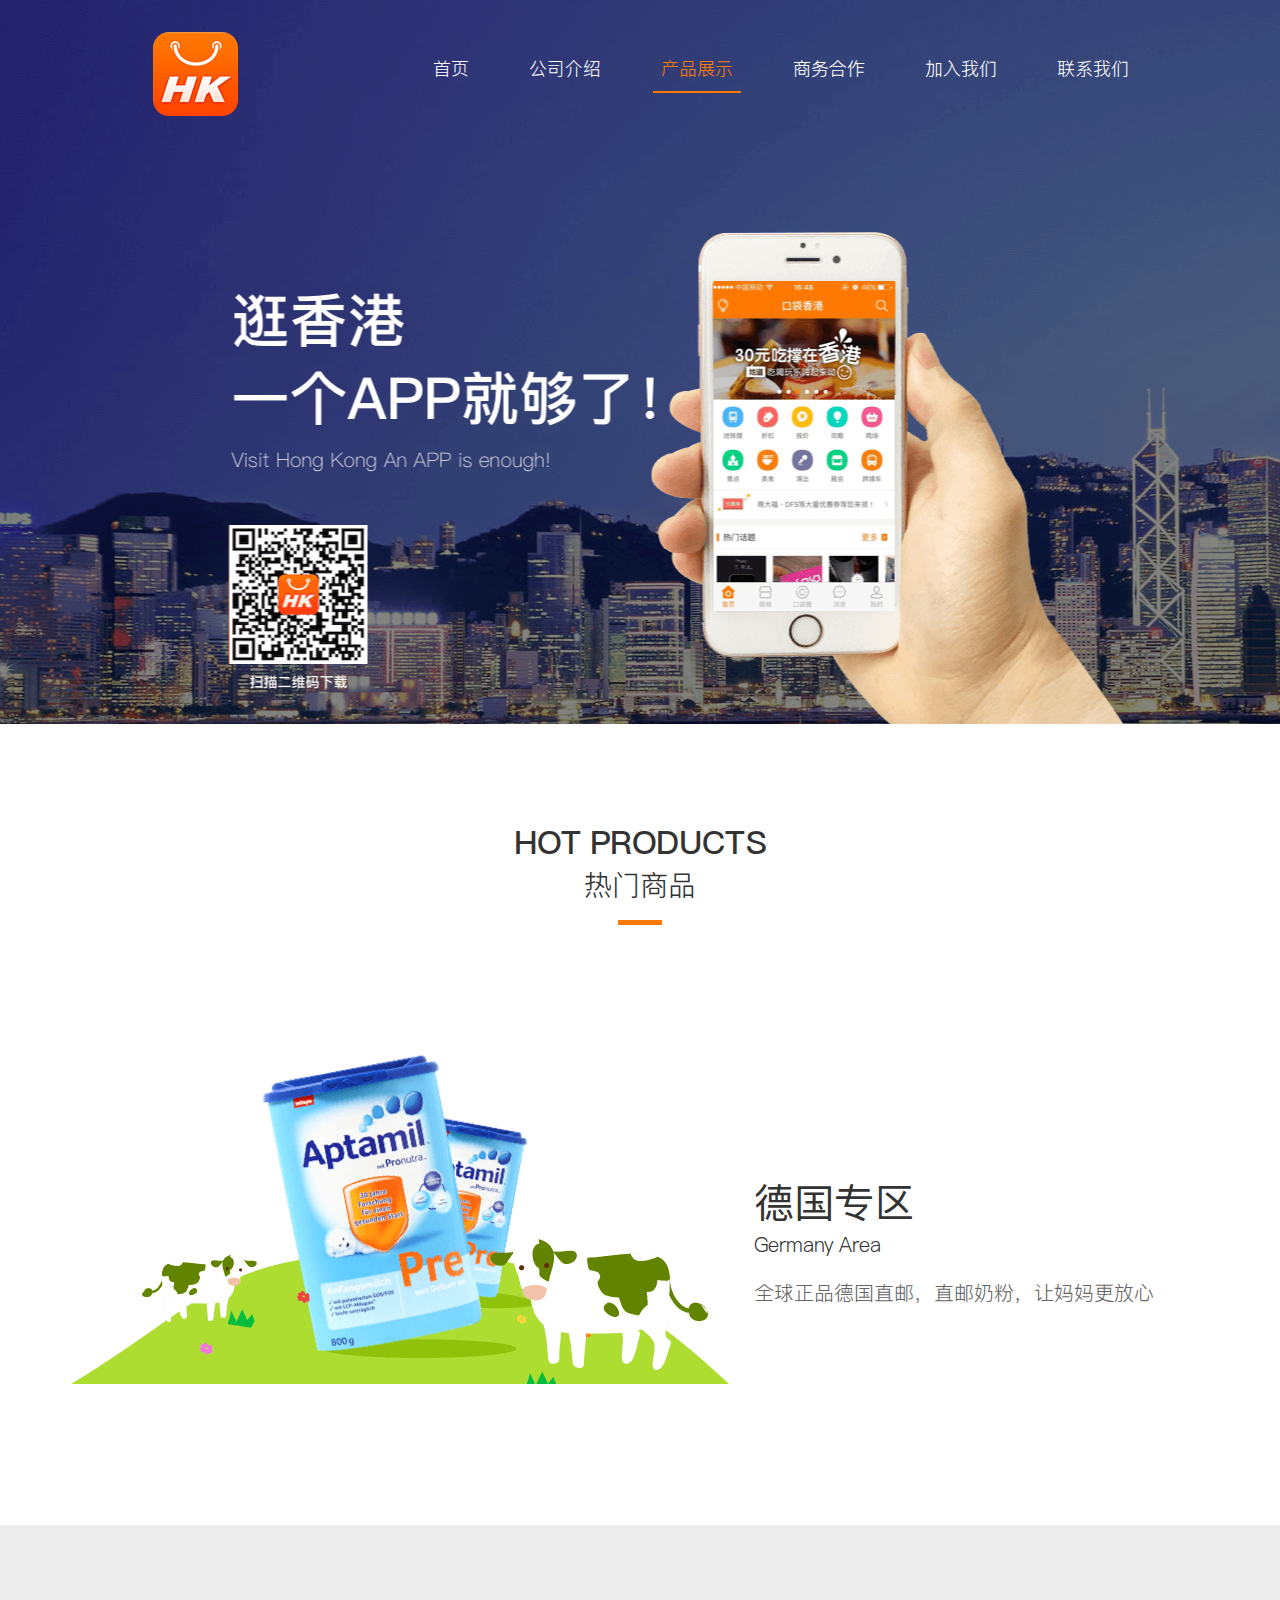
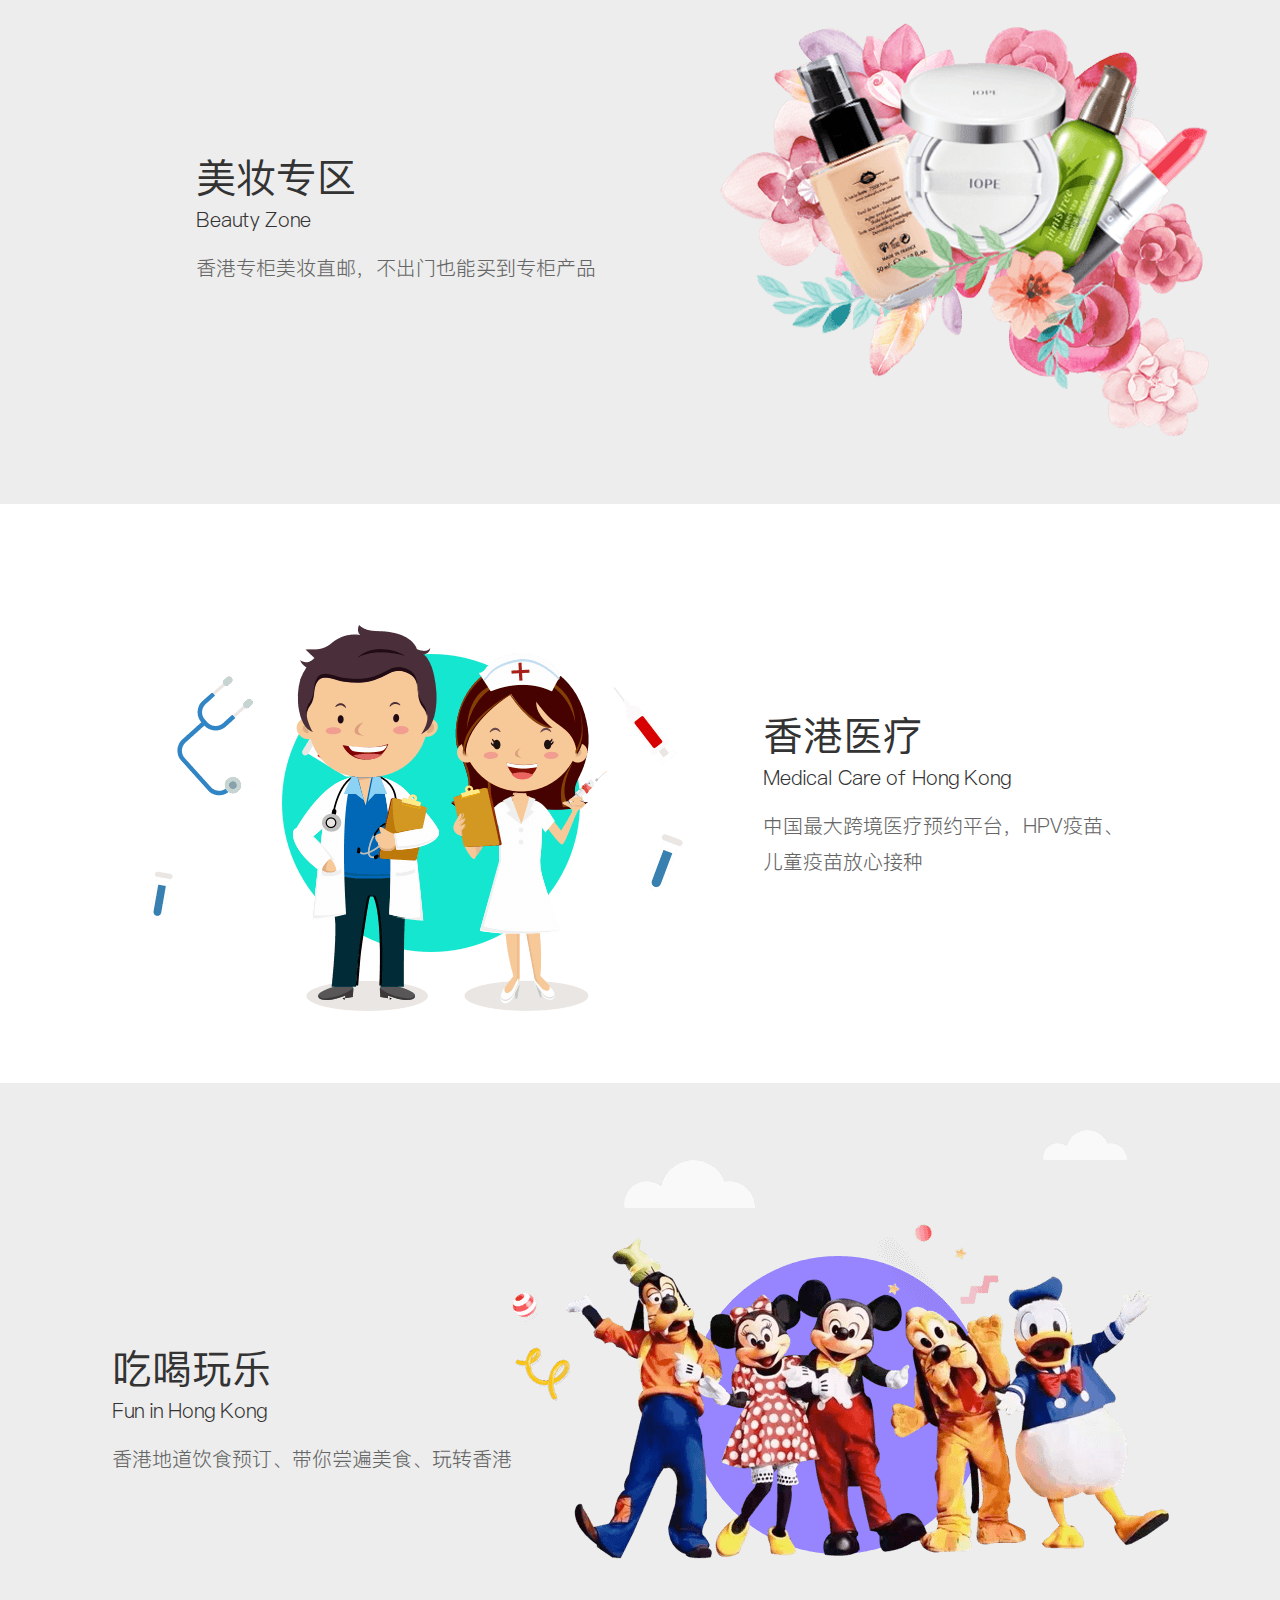
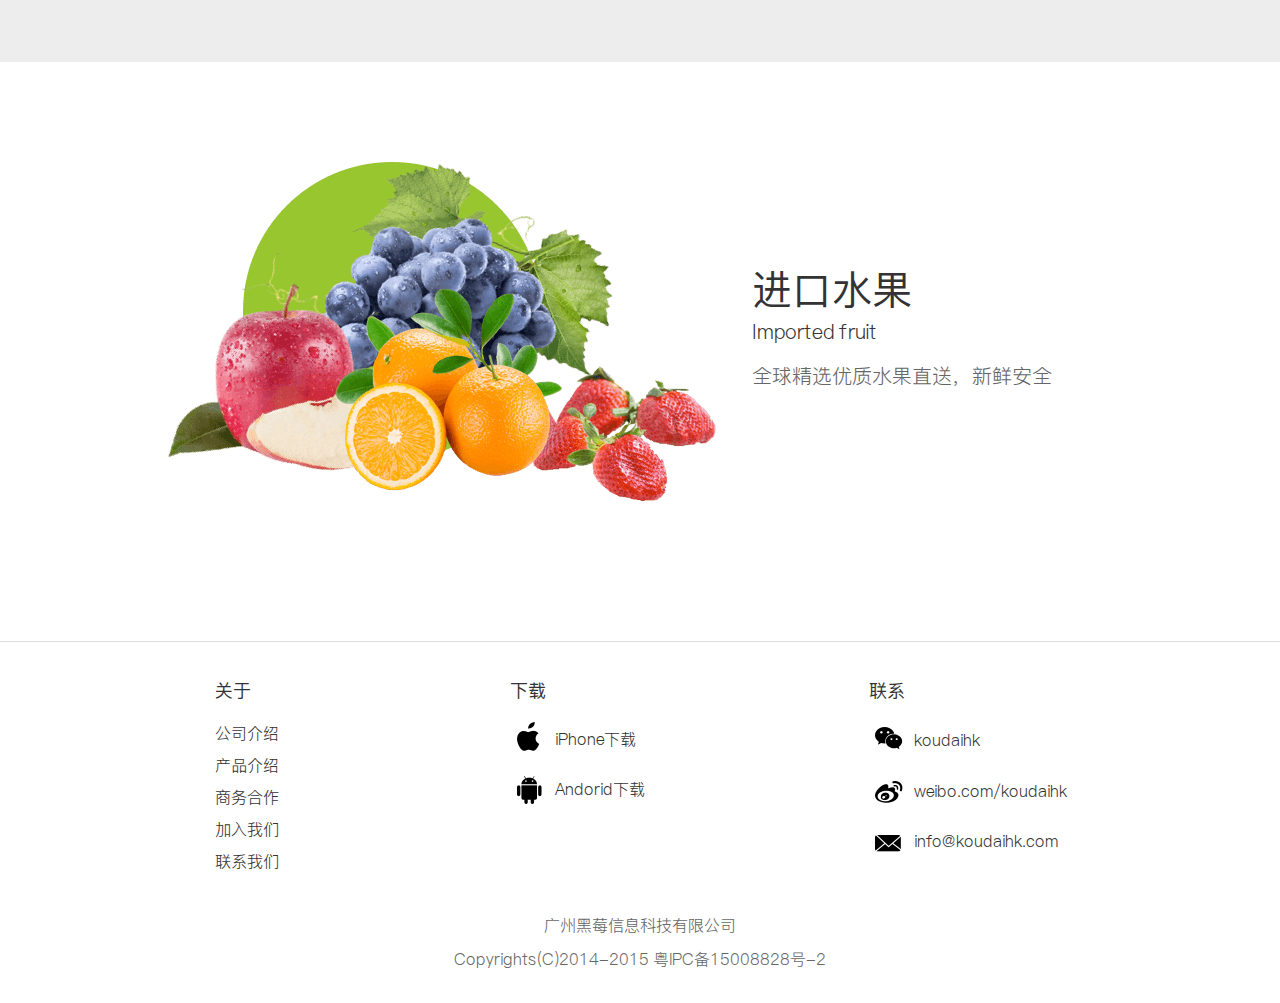
<file: product.html>
<!DOCTYPE html>
<html lang="zh-CN">
<head>
    <meta charset="UTF-8">
    <meta http-equiv="x-ua-compatible" content="IE=edge,chrome=1">
    <meta name="description" content="香港旅游购物第一资讯平台">
    <meta name="keywords" content="口袋香港,香港购物,折扣,旅游,美食,攻略">
    <meta name="viewport" content="width=device-width,initial-scale=1">
    <link rel="icon" type="image/png" href="images/icon/favicon.png">
    <title>产品展示 - 口袋香港</title>
    <link rel="stylesheet" href="css/reset.css">
    <link rel="stylesheet" href="css/product.css">
</head>
<body>
    <!-- 1 -->
    <header>
        <div class="container">
            <div class="hd">
                <div class="logo">
                    <a href="index.html">
                        <img src="images/home/LOGO.png" title="口袋香港,香港购物,折扣,旅游,美食,攻略">
                    </a>
                </div>
                <div id="nav_wrapper">
                    <div id="nav_menu">
                        <a id="nav_home" href="index.html">首页</a>
                        <a class="nav_select" href="company.html">公司介绍</a>
                        <a id="current_nav" href="product.html">产品展示</a>
                        <a class="nav_select" href="cooperation.html">商务合作</a>
                        <a class="nav_select" href="join.html">加入我们</a>
                        <a class="nav_select" href="contact.html">联系我们</a>
                    </div>
                    <div id="nav_animate_block"></div>
                </div>
            </div>
        </div>
    </header>

    <!-- 2 -->
    <section>
        <div class="hot-products">
            <h2>HOT PRODUCTS</h2>
            <h3>热门商品</h3>
            <div class="products-border"></div>
            <div class="products-container">
                <div class="germany-area">
                    <img src="images/product/1.png">
                    <div class="germany-area-intro">
                        <h1>德国专区</h1>
                        <p>Germany Area</p>
                        <span>全球正品德国直邮，直邮奶粉，让妈妈更放心</span>
                    </div>
                </div>
            </div>
        </div>
    </section>

    <!-- 3 -->
    <div class="beauty-zone">
        <div class="beauty-zone-container">
            <img src="images/product/2.png">
            <div class="beauty-zone-intro">
                <h1>美妆专区</h1>
                <p>Beauty Zone</p>
                <span>香港专柜美妆直邮，不出门也能买到专柜产品</span>
            </div>
        </div>
    </div>

    <!-- 4 -->
    <section>
        <div class="medical-care">
            <img src="images/product/3.png">
            <div class="medical-care-intro">
                <h1>香港医疗</h1>
                <p>Medical Care of Hong Kong</p>
                <span>中国最大跨境医疗预约平台，HPV疫苗、<br>
                    儿童疫苗放心接种</span>
            </div>
        </div>
    </section>

    <!-- 5 -->
    <section>
        <div class="fun">
            <div class="fun-container">
                <img src="images/product/4.png">
                <div class="fun-intro">
                    <h1>吃喝玩乐</h1>
                    <p>Fun in Hong Kong</p>
                    <span>香港地道饮食预订、带你尝遍美食、玩转香港</span>
                </div>
            </div>
        </div>
    </section>

    <!-- 6 -->
    <section>
        <div class="imported-fruit">
            <img src="images/product/5.png">
            <div class="imported-fruit-intro">
                <h1>进口水果</h1>
                <p>Imported fruit</p>
                <span>全球精选优质水果直送，新鲜安全</span>
            </div>
        </div>
    </section>

    <!-- 7 -->
    <footer>
        <div class="footer-container">
            <div class="footer-about">
                <h2>关于</h2>
                <ul>
                    <li><a href="company.html">公司介绍</a></li>
                    <li><a href="product.html">产品介绍</a></li>
                    <li><a href="cooperation.html">商务合作</a></li>
                    <li><a href="join.html">加入我们</a></li>
                    <li><a href="contact.html">联系我们</a></li>
                </ul>
            </div>
            <div class="footer-download">
                <h2>下载</h2>
                <ul>
                    <li>
                        <img src="images/footer/apple.png">
                        <a class="ios-download" href="https://itunes.apple.com/cn/app/id882132634?mt=8" target="_blank">iPhone下载</a>
                    </li>
                    <li>
                        <img src="images/footer/android.png">
                        <a class="android-download" href="http://sj.qq.com/myapp/detail.htm?apkName=com.didaohk" target="_blank">Andorid下载</a>
                    </li>
                </ul>
            </div>
            <div class="footer-contact">
                <h2>联系</h2>
                <ul>
                    <li class="weixin">
                        <img src="images/footer/weixin.png">
                        <span>koudaihk</span>
                    </li>
                    <li class="weibo">
                        <img src="images/footer/weibo.png">
                        <a href="http://weibo.com/koudaihk" target="_blank">weibo.com/koudaihk</a>
                    </li>
                    <li class="email">
                        <img src="images/footer/email.png">
                        <a class="email-position" href="">info@koudaihk.com</a>
                    </li>
                </ul>
            </div>
            <div class="copyright">
                <p>广州黑莓信息科技有限公司</p>
                <p>Copyrights(C)2014-2015 粤IPC备15008828号-2</p>
            </div>
        </div>
    </footer>

    <!-- JavaScript -->
    <script type="text/javascript" src="js/jquery-1.10.1.min.js"></script>
    <script type="text/javascript">
        $(function() {
            var $current_nav = $("#current_nav"); //current元素（当前所在导航项)
            var current_nav_width = 88;
            var current_nav_left = 250;
            var $nav_animate_block = $("#nav_animate_block"); //动画滑块
            $nav_animate_block.css({width: 88, left: 250}); //初始状态下，动画滑块位置在current元素
            // 鼠标进入a元素时触发动画事件
            $("#nav_menu .nav_select").hover(function () {
                var index = $(this).index();
                var $a_cur = $("#nav_menu").find("a").eq(index);//鼠标移动到的a元素
                // 利用触发的a元素索引获取其left位置和它的宽度
                var width = 88;
                var left = $a_cur.position().left + 21;
                $current_nav.css({color: "rgb(255,255,255)", font: "PingFang Regular"});
                //设置动画滑块位置
                $nav_animate_block.stop().animate({
                    width: width,
                    left: left
                }, 300)
            }, function () {
                //鼠标离开a元素时，动画滑块返回current元素位置
                $nav_animate_block.stop().animate({
                    width: current_nav_width,
                    left: current_nav_left
                })
                $current_nav.css({color: "rgb(255,120,0)", font: "PingFang Regular"});
            })
            $("#nav_menu #nav_home").hover(function () {
                var index = $(this).index();
                var $a_cur = $("#nav_menu").find("a").eq(index);
                var width = 88;
                var left = $a_cur.position().left+3;
                $current_nav.css({color: "rgb(255,255,255)", font: "PingFang Regular"});
                $nav_animate_block.stop().animate({
                    width: width,
                    left: left
                }, 300)
            }, function () {
                $nav_animate_block.stop().animate({
                    width: current_nav_width,
                    left: current_nav_left
                })
                $current_nav.css({color: "rgb(255,120,0)", font: "PingFang Regular"});
            })
        });
    </script>
</body>
</html>
</file>
<file: css/style.css>
/* CSS Document */
/* by 2016.10 */

/* font */
@font-face {
    font-family: "PingFang Regular";
    src: url("../fonts/PingFang Regular/PingFang Regular.eot"); /* IE9 */
    src: url("../fonts/PingFang Regular/PingFang Regular.eot?#iefix") format("embedded-opentype"), /* IE6-IE8 */
    url("../fonts/PingFang Regular/PingFang Regular.woff") format("woff"), /* chrome、firefox */
    url("../fonts/PingFang Regular/PingFang Regular.ttf") format("truetype"), /* chrome、firefox、opera、Safari, Android, iOS 4.2+ */
    url("../fonts/PingFang Regular/PingFang Regular.svg#PingFang Regular") format("svg"); /* iOS 4.1- */
    font-style: normal;
    font-weight: normal;
}

@font-face {
    font-family: "PingFang Medium";
    src: url("../fonts/PingFang Medium/PingFang Medium.eot"); /* IE9 */
    src: url("../fonts/PingFang Medium/PingFang Medium.eot?#iefix") format("embedded-opentype"), /* IE6-IE8 */
    url("../fonts/PingFang Medium/PingFang Medium.woff") format("woff"), /* chrome、firefox */
    url("../fonts/PingFang Medium/PingFang Medium.ttf") format("truetype"), /* chrome、firefox、opera、Safari, Android, iOS 4.2+ */
    url("../fonts/PingFang Medium/PingFang Medium.svg#PingFang Medium") format("svg"); /* iOS 4.1- */
    font-style: normal;
    font-weight: normal;
}

/* 1 */
header{
    height: 908px;
    background: url("../images/home/home-bg1.png") center no-repeat;
}

.container{
    position: absolute;
    width: 974px;
    left: 50%;
    margin-left: -487px;
}

.hd{
    top:0;
    height: 128px;
    z-index: 100;
}

.hd .logo a{
    display: block;
    float: left;
    margin-top: 32px;
}

#nav_wrapper{
    position: absolute;
    width: 800px;
    margin-top: 56px;
    margin-left: 250px;
}

#nav_wrapper #nav_menu{
    height: 35px;
}

#nav_wrapper #nav_menu a{
    display:block;
    float:left;
    padding:0 30px;
    color: #ffffff;
    font-family: "PingFang Regular";
    font-size: 18px;
}

#nav_wrapper #nav_menu #current_nav{
    color: #FF7800;
    font-family: "PingFang Regular";
}

#nav_wrapper #nav_menu a:hover{
    color: #FF7800;
    font-family: "PingFang Regular";
}

#nav_wrapper #nav_animate_block{
    position: absolute;
    background-color: #FF7800;
    height: 2px;
    overflow: hidden;
}

.container .layer-left{
    margin-top: 160px;
    margin-left: 23px;
    width: 431px;
}

.container .layer-left h1{
    font-family: "PingFang Medium";
    font-size: 58px;
    color: #FFFFFF;
}

.container .layer-left p{
    font-family: "PingFang Regular";
    font-size: 28px;
    color: #FFFFFF;
}

.download{
    margin-top: 94px;
}

.download .QR-code{
    width: 179px;
}
.download .QR-code span{
    display: inline-block;
    margin-left: 40px;
    margin-top: 15px;
    font-family: "PingFang Regular";
    font-size: 16px;
    color: #FFFFFF;
}

.download .store .ios-store{
    position: absolute;
    margin-left: 230px;
    top: 525px;
}

.download .store .android-store{
    position: absolute;
    margin-left: 230px;
    top: 610px;
}

.layer-right{
    position: absolute;
    top: 230px;
    margin-left: 560px;
}

/* 2 */
.video-container{
    margin: 0 auto;
}

.video-container h2{
    font-family: "PingFang Medium";
    color: #333333;
    font-size: 32px;
    margin-top: 145px;
    text-align: center;
}

.video-container p{
    font-family: "PingFang Regular";
    font-size: 18px;
    color: #666666;
    text-align: center;
    margin-top: 10px;
}

.video-border{
    position: relative;
    margin-top: 22px;
    width: 60px;
    height: 6px;
    background-color: #FF7800;
    left: 50%;
    margin-left: -30px;
    margin-bottom: 99px;
}

#koudaihk-video{
    margin: 0 auto;
}

/* 3 */
.strategy{
    height: 908px;
    margin-top: 89px;
    background: url("../images/home/home-bg-5.png") center no-repeat;
}

.strategy h2{
    padding-top: 75px;
    font-family: "PingFang Medium";
    font-size: 32px;
    color: #FFFFFF;
    text-align: center;
}

.strategy p{
    font-family: "PingFang Regular";
    font-size: 18px;
    color: #FFFFFF;
    text-align: center;
    margin-top: 10px;
}

.strategy-border{
    position: relative;
    margin-top: 22px;
    width: 60px;
    height: 6px;
    background-color: #FF7800;
    left: 50%;
    margin-left: -30px;
}
.strategy-list{
    position: relative;
    left: 50%;
    width: 1010px;
    height: 591px;
    padding-top: 58px;
    margin-left: -500px;
    z-index: 100;
}

.strategy-list ul li{
    float: left;
}

.strategy-list ul .city{
    padding-right: 25px;
}

.strategy-list ul .disney{
    padding-left: 25px;
}

.strategy-list ul .mall{
    padding-right: 25px;
}

.strategy-list ul .car{
    padding-left: 25px;
}


.strategy-list ul li span{
    position: relative;
    display: block;
    text-align: center;
    font-family: "PingFang Regular";
    font-size: 16px;
    color: #FFFFFF;
    padding-top: 19px;
    padding-bottom: 34px;
}

/* 4 */
.subway{
    padding-top: 119px;
    height: 780px;
}

.subway h2{
    font-family: "PingFang Medium";
    font-size: 32px;
    color: #333333;
    text-align: center;
}

.subway p{
    font-family: "PingFang Regular";
    font-size: 18px;
    color: #666666;
    text-align: center;
    margin-top: 10px;
}

.subway-border{
    position: absolute;
    margin-top: 22px;
    width: 60px;
    height: 6px;
    background-color: #FF7800;
    left: 50%;
    margin-left: -30px;
}

.sub-container{
    width: 882px;
    position: absolute;
    left: 50%;
    margin-left: -441px;
    margin-top: 110px;
}

.sub-left{
    margin-top: 295px;
    width: 171px;
}

.sub-left h3{
    font-family: "PingFang Regular";
    font-size: 18px;
    color: #000000;
    padding-top: 20px;
    padding-left: 17px;
}

.sub-left p{
    font-family: "PingFang Regular";
    font-size: 12px;
    color: #000000;
}

.sub-iphone{
    position: absolute;
    top: 15px;
    margin-left: 160px;
    overflow: hidden;
    height: 615px;
}

.sub-right{
    position: absolute;
    display: inline-block;
    top: 95px;
    left: 685px;
}

.sub-right ul .restaurant h3{
    font-family: "PingFang Regular";
    font-size: 18px;
    color: #000000;
    padding-top: 20px;
    padding-left: 29px;
}

.sub-right ul li span{
    font-family: "PingFang Regular";
    font-size: 12px;
    color: #000000;
}

.sub-right .redhouse{
    margin-left: 20px;
    margin-top: 3px;
}

.sub-right .redhouse h3{
    font-family: "PingFang Regular";
    font-size: 18px;
    color: #000000;
    padding-top: 20px;
    padding-left: 33px;
}

.sub-right .redhouse p{
    font-family: "PingFang Regular";
    font-size: 12px;
    color: #000000;
    text-align: center;
}

/* 5 */
.sale{
    display: block;
    height: 905px;
    background: url("../images/home/home-bg-3-1.png") center no-repeat;
    background-size: cover;
    margin-top: 40px;
}

.sale h2{
    padding-top: 90px;
    font-family: "PingFang Medium";
    font-size: 32px;
    color: #FFFFFF;
    text-align: center;
}

.sale p{
    font-family: "PingFang Regular";
    font-size: 18px;
    color: #FFFFFF;
    line-height: 29px;
    text-align: center;
    margin-top: 10px;
}

.sale-border{
    position: absolute;
    width: 60px;
    height: 6px;
    margin-top: 22px;
    left: 50%;
    margin-left: -30px;
    background-color: #FF7800;
}

/* 6 */
.goods-price{
    height: 808px;
}

.goods-price h2{
    font-family: "PingFang Medium";
    font-size: 32px;
    color: #333333;
    padding-top: 110px;
    text-align: center;
}

.goods-price p{
    font-family: "PingFang Regular";
    font-size: 18px;
    color: #666666;
    text-align: center;
    margin-top: 10px;
}

.goods-price-border{
    position: absolute;
    width: 60px;
    height: 6px;
    left: 50%;
    margin-left: -30px;
    background-color: #FF7800;
    margin-top: 22px;
}

.goods-list{
    position: absolute;
    left: 50%;
    width: 1010px;
    height: 404px;
    margin-top: 95px;
    margin-left: -505px;
    z-index: 100;
}

.goods-list ul li{
    float: left;
}

.goods-list ul .makeups{
    width: 202px;
    height: 202px;
    background-color: #F74B68;
}

.goods-list ul .makeups h3{
    font-family: "PingFang Regular";
    font-size: 24px;
    color: #FFFFFF;
    text-align: center;
    padding-top: 72px;
}

.makeups h4{
    font-family: "PingFang Regular";
    font-size: 20px;
    color: #FFFFFF;
    text-align: center;
}

.goods-list ul .luxury{
    width: 202px;
    height: 202px;
    background-color: #292118;
}

.goods-list ul .luxury h3{
    font-family: "PingFang Regular";
    font-size: 24px;
    color: #FFFFFF;
    text-align: center;
    padding-top: 72px;
}

.luxury h4{
    font-family: "PingFang Regular";
    font-size: 20px;
    color: #FFFFFF;
    text-align: center;
}

.goods-list ul .sport{
    width: 202px;
    height: 202px;
    background-color: #9BE32B;
}

.sport h3{
    font-family: "PingFang Regular";
    font-size: 24px;
    color: #FFFFFF;
    text-align: center;
    padding-top: 72px;
}

.sport h4{
    font-family: "PingFang Regular";
    font-size: 20px;
    color: #FFFFFF;
    text-align: center;
}

.goods-list .milk{
    width: 202px;
    height: 202px;
    background-color: #C172FF;
}

.goods-list .milk h3{
    font-family: "PingFang Regular";
    font-size: 24px;
    color: #FFFFFF;
    text-align: center;
    padding-top: 72px;
}

.goods-list .milk h4{
    font-family: "PingFang Regular";
    font-size: 20px;
    color: #FFFFFF;
    text-align: center;
}

.goods-list .electronic{
    width: 202px;
    height: 202px;
    background-color: #54C2F5;
}

.goods-list .electronic h3{
    font-family: "PingFang Regular";
    font-size: 24px;
    color: #FFFFFF;
    text-align: center;
    padding-top: 72px;
}

.goods-list .electronic h4{
    font-family: "PingFang Regular";
    font-size: 20px;
    color: #FFFFFF;
    text-align: center;
}

/* 7 */
.coupon{
    height: 908px;
    background: url("../images/home/home-bg-7.png") center no-repeat;
}

.coupon h2{
    padding-top: 101px;
    font-family: "PingFang Medium";
    font-size: 32px;
    color: #FFFFFF;
    text-align: center;
}

.coupon p{
    font-family: "PingFang Regular";
    font-size: 18px;
    color: #FFFFFF;
    text-align: center;
    line-height: 29px;
    margin-top: 10px;
}

.coupon-border{
    position: absolute;
    width: 60px;
    height: 6px;
    margin-top: 22px;
    left: 50%;
    margin-left: -30px;
    background-color: #FF7800;
}

.coupon img{
    position: absolute;
    display: inline-block;
    width: 1100px;
    left: 50%;
    margin-left: -550px;
    margin-top: 108px;
}

/* 8 */
.group{
    height: 800px;
}

.group h2{
    margin-top: 101px;
    font-family: "PingFang Medium";
    font-size: 32px;
    color: #333333;
    text-align: center;
}

.group p{
    font-family: "PingFang Regular";
    font-size: 18px;
    color: #666666;
    text-align: center;
    margin-top: 10px;
    line-height: 20px;
}

.group-border{
    position: absolute;
    margin-top: 24px;
    width: 60px;
    height: 6px;
    left: 50%;
    margin-left: -30px;
    background-color: #FF7800;
}

.group img{
    position: absolute;
    display: inline-block;
    width: 1100px;
    left: 50%;
    margin-left: -550px;
}

/* 9 */
.shop{
    background: url("../images/home/home-bg-9.png") center no-repeat;
    height: 908px;
}

.shop h2{
    font-family: "PingFang Medium";
    font-size: 32px;
    color: #FFFFFF;
    text-align: center;
    padding-top: 92px;
}

.shop p{
    font-family: "PingFang Regular";
    font-size: 18px;
    color: #FFFFFF;
    line-height: 29px;
    text-align: center;
    margin-top: 10px;
}

.shop-border{
    position: absolute;
    width: 60px;
    height: 6px;
    left: 50%;
    margin-left: -30px;
    margin-top: 22px;
    background-color: #FF7800;
}

.shop img{
    display: inline-block;
    position: absolute;
    width: 1100px;
    left: 50%;
    margin-left: -550px;
    margin-top: 20px;
}

/* 10 */
.user h2{
    font-family: "PingFang Medium";
    font-size: 32px;
    color: #333333;
    text-align: center;
    padding-top: 128px;
}

.user p{
    font-family: "PingFang Regular";
    font-size: 18px;
    color: #666666;
    text-align: center;
    margin-top: 10px;
}

.user-border{
    position: absolute;
    width: 60px;
    height: 6px;
    left: 50%;
    margin-left: -30px;
    background-color: #FF7800;
    margin-top: 22px;
}
.user img{
    padding-top: 108px;
    position: absolute;
    width: 966px;
    left: 50%;
    margin-left: -483px;
}

/* 11 */
.merchant{
    background-color: #F8F8F8;
    height: 408px;
    width: 100%;
    margin-top: 790px;
}

.merchant .merchant-container{
    position: absolute;
    width: 810px;
    left: 50%;
    margin-left: -405px;
}

.merchant-container h2{
    font-family: "PingFang Regular";
    font-size: 28px;
    color: #333333;
    padding-top: 52px;
    padding-bottom: 34px;
}
.merchant-container ul li{
    float: left;
    margin-right: 34px;
}

.merchant7{
    padding-top: 34px;
}

.merchant8{
    padding-top: 34px;
}

.merchant9{
    padding-top: 34px;
}

/* 12 */
footer{
    height: 361px;
}

.footer-container{
    position: absolute;
    width: 850px;
    height: 230px;
    left: 50%;
    margin-left: -425px;
}

.footer-about{
    margin-top: 36px;
}

.footer-about h2{
    font-family: "PingFang Medium";
    font-size: 18px;
    color: #333333;
}

.footer-about ul{
    margin-top: 19px;
}

.footer-about ul li{
    margin-top: 10px;
}

.footer-about ul li a{
    font-family: "PingFang Regular";
    font-size: 16px;
    color: #333333;
}

.footer-download{
    position: absolute;
    margin-left: 295px;
    top: 36px;
    width: 140px;
}

.footer-download h2{
    font-family: "PingFang Medium";
    font-size: 18px;
    color: #333333;
    margin-bottom: 15px;
}

.footer-download ul li{
    margin-top: 10px;
}

.footer-download ul li a{
    display: inline-block;
    position: absolute;
    font-family: "PingFang Regular";
    font-size: 16px;
    color: #333333;
    width: 90px;
}

.ios-download{
    top: 50px;
    left: 45px;
}

.android-download{
    top: 100px;
    left: 45px;
}

.footer-contact{
    position: absolute;
    margin-left: 654px;
    top: 36px;
}

.footer-contact h2{
    font-family: "PingFang Medium";
    font-size: 18px;
    color: #333333;
    margin-bottom: 15px;
}

.footer-contact ul li{
    margin-top: 10px;
}

.footer-contact ul li a,.weixin span{
    position: absolute;
    display: inline-block;
    width: 152px;
    font-family: "PingFang Regular";
    font-size: 16px;
    color: #333333;
}

.weixin span{
    top: 51px;
    left: 45px;
}

.weibo{
    margin-top: 9px;
}

.weibo a{
    top: 102px;
    left: 45px;
}

.email{
    margin-top: 10px;
}

.email a{
    top: 152px;
    left: 45px;
}

.copyright{
    margin-top: 42px;
}

.copyright p{
    font-family: "PingFang Regular";
    font-size: 16px;
    color: #666666;
    text-align: center;
    margin-top: 12px;
}
</file>
<file: css/company.css>
/* CSS Document */
/* by 2016.10 */

/* font */
@font-face {
    font-family: "PingFang Regular";
    src: url("../fonts/company/PingFang Regular/PingFang Regular.eot"); /* IE9 */
    src: url("../fonts/company/PingFang Regular/PingFang Regular.eot?#iefix") format("embedded-opentype"), /* IE6-IE8 */
    url("../fonts/company/PingFang Regular/PingFang Regular.woff") format("woff"), /* chrome、firefox */
    url("../fonts/company/PingFang Regular/PingFang Regular.ttf") format("truetype"), /* chrome、firefox、opera、Safari, Android, iOS 4.2+ */
    url("../fonts/company/PingFang Regular/PingFang Regular.svg#PingFang Regular") format("svg"); /* iOS 4.1- */
    font-style: normal;
    font-weight: normal;
}

@font-face {
    font-family: "PingFang Medium";
    src: url("../fonts/company/PingFang Medium/PingFang Medium.eot"); /* IE9 */
    src: url("../fonts/company/PingFang Medium/PingFang Medium.eot?#iefix") format("embedded-opentype"), /* IE6-IE8 */
    url("../fonts/company/PingFang Medium/PingFang Medium.woff") format("woff"), /* chrome、firefox */
    url("../fonts/company/PingFang Medium/PingFang Medium.ttf") format("truetype"), /* chrome、firefox、opera、Safari, Android, iOS 4.2+ */
    url("../fonts/company/PingFang Medium/PingFang Medium.svg#PingFang Medium") format("svg"); /* iOS 4.1- */
    font-style: normal;
    font-weight: normal;
}
@font-face {
    font-family: "PingFang Bold";
    src: url("../fonts/company/PingFang Bold/PingFang Bold.eot"); /* IE9 */
    src: url("../fonts/company/PingFang Bold/PingFang Bold.eot?#iefix") format("embedded-opentype"), /* IE6-IE8 */

    url("../fonts/company/PingFang Bold/PingFang Bold.woff") format("woff"), /* chrome、firefox */
    url("../fonts/company/PingFang Bold/PingFang Bold.ttf") format("truetype"), /* chrome、firefox、opera、Safari, Android, iOS 4.2+ */

    url("../fonts/company/PingFang Bold/PingFang Bold.svg#PingFang Bold") format("svg"); /* iOS 4.1- */
    font-style: normal;
    font-weight: normal;
}

/* 1 */
header{
    height: 724px;
    background: url("../images/company/header-bg.png") center no-repeat;
}

.container{
    position: absolute;
    width: 974px;
    left: 50%;
    margin-left: -487px;
}

.hd{
    top:0;
    height: 128px;
    z-index: 100;
}

.hd .logo a{
    display: block;
    float: left;
    margin-top: 32px;
}

#nav_wrapper{
    position: absolute;
    width: 800px;
    margin-top: 56px;
    margin-left: 250px;
}

#nav_wrapper #nav_menu{
    height: 35px;
}

#nav_wrapper #nav_menu a{
    display:block;
    float:left;
    padding:0 30px;
    color: #ffffff;
    font-family: "PingFang Regular";
    font-size: 18px;
}

#nav_wrapper #nav_menu #current_nav{
    color: #FF7800;
    font-family: "PingFang Regular";
}

#nav_wrapper #nav_menu a:hover{
    color: #FF7800;
    font-family: "PingFang Regular";
}

#nav_wrapper #nav_animate_block{
    position: absolute;
    background-color: #FF7800;
    height: 2px;
    overflow: hidden;
}


/* 2 */
.profile{
    margin-top: 96px;
    height: 2066px;
}

.profile h2{
    font-family: "PingFang Bold";
    font-size: 32px;
    color: #333333;
    text-align: center;
}

.profile h3{
    font-family: "PingFang Regular";
    font-size: 28px;
    color: #333333;
    text-align: center;
}

.profile-border{
    position: absolute;
    width: 44px;
    height: 5px;
    left: 50%;
    margin-left: -22px;
    margin-top: 15px;
    background-color: #FF7800;
}

.profile-container{
    position: absolute;
    width: 1242px;
    left: 50%;
    margin-left: -621px;
}

.profile-container .company{
    padding-top: 180px;
}

.company-intro{
    position: absolute;
    display: inline-block;
    padding-left: 68px;
    padding-top: 87px;
}

.company-intro h4{
    font-family: "PingFang Bold";
    font-size: 24px;
    color: #333333;
}

.company-intro p{
    font-family: "PingFang Regular";
    font-size: 24px;
    color: #333333;
}

.company-intro span{
    display: block;
    padding-top: 59px;
    font-family :"PingFang Regular";
    font-size: 18px;
    color: #666666;
    line-height: 32px;
}

.ideal{
    padding-top: 151px;
}

.ideal img{
    display: inline-block;
    float: right;
}

.ideal h4{
    font-family: "PingFang Bold";
    font-size: 24px;
    color: #333333;
    padding-left: 430px;
    padding-top: 151px;
}

.ideal p{
    font-family: "PingFang Regular";
    font-size: 24px;
    color: #333333;
    padding-left: 405px;
}

.ideal span{
    display: inline-block;
    padding-top: 59px;
    padding-left: 7px;
    font-family: "PingFang Regular";
    font-size: 18px;
    color: #666666;
    line-height: 32px;
}

.surrounding{
    margin-top: 300px;
}

.surrounding-intro{
    position: absolute;
    display: inline-block;
    padding-left: 68px;
    padding-top: 100px;
}

.surrounding-intro h4{
    font-family: "PingFang Bold";
    font-size: 24px;
    color: #333333;
}

.surrounding-intro p{
    font-family: "PingFang Regular";
    font-size: 24px;
    color: #333333;
}

.surrounding-intro span{
    display: inline-block;
    padding-top: 64px;
    font-family: "PingFang Regular";
    font-size: 18px;
    color: #666666;
    line-height: 32px;
}

.reported{
    margin-top: 150px;
    height: 835px;
}

.reported h3{
    font-family: "PingFang Bold";
    font-size: 32px;
    color: #333333;
    text-align: center;
}

.reported p{
    font-family: "PingFang Regular";
    font-size: 28px;
    color: #333333;
    text-align: center;
}

.reported-border{
    position: absolute;
    margin-top: 15px;
    width: 44px;
    height: 5px;
    left: 50%;
    margin-left: -22px;
    background-color: #FF7800;
}

.reported-container{
    position: absolute;
    margin-top: 109px;
    width: 1160px;
    left: 50%;
    margin-left: -580px;
}

.reported-list-1-article{
    display: inline-block;
    position: absolute;
    padding-left: 62px;
    padding-top: 2px;
}

.reported-list-1-article h4{
    font-family: "PingFang Medium";
    font-size: 28px;
    color: #333333;
}

.reported-list-1-article span{
    font-family: "PingFang Regular";
    font-size: 18px;
    line-height: 30px;
    display: inline-block;
    padding-top: 18px;
    color: #333333;
}

.article-1-resource{
    margin-top: 28px;
}

.article-1-resource h6{
    position: absolute;
    padding-top: 12px;
    display: inline-block;
    font-family: "PingFang Regular";
    font-size: 16px;
    color: #333333;
}

.article-1-resource a{
    margin-top: 11px;
    font-family: "PingFang Regular";
    font-size: 18px;
    color: #FF7800;
    float: right;
}

.reported-list-2{
    margin-top: 76px;
}

.reported-list-2-article{
    display: inline-block;
    position: absolute;
    padding-left: 62px;
    padding-top: 2px;
}

.reported-list-2-article h4{
    font-family: "PingFang Medium";
    font-size: 28px;
    color: #333333;
}

.reported-list-2-article span{
    font-family: "PingFang Regular";
    font-size: 18px;
    line-height: 30px;
    display: inline-block;
    padding-top: 18px;
    color: #333333;
}

.article-2-resource{
    margin-top: 28px;
}

.article-2-resource h6{
    position: absolute;
    padding-top: 12px;
    display: inline-block;
    font-family: "PingFang Regular";
    font-size: 16px;
    color: #333333;
    padding-left: 3px;
}

.article-2-resource a{
    margin-top: 11px;
    font-family: "PingFang Regular";
    font-size: 18px;
    color: #FF7800;
    float: right;
}

/* 4 */
footer{
    height: 361px;
    background-color: #FFFFFF;
    border-top: 1px solid #DDDDDD;
}

.footer-container{
    position: absolute;
    width: 850px;
    height: 230px;
    left: 50%;
    margin-left: -425px;
}

.footer-about{
    margin-top: 36px;
}

.footer-about h2{
    font-family: "PingFang Medium";
    font-size: 18px;
    color: #333333;
}

.footer-about ul{
    margin-top: 19px;
}

.footer-about ul li{
    margin-top: 10px;
}

.footer-about ul li a{
    font-family: "PingFang Regular";
    font-size: 16px;
    color: #333333;
}

.footer-download{
    position: absolute;
    margin-left: 295px;
    top: 36px;
    width: 140px;
}

.footer-download h2{
    font-family: "PingFang Medium";
    font-size: 18px;
    color: #333333;
    margin-bottom: 15px;
}

.footer-download ul li{
    margin-top: 10px;
}

.footer-download ul li a{
    position: absolute;
    font-family: "PingFang Regular";
    font-size: 16px;
    color: #333333;
    width: 90px;
}

.ios-download{
    top: 50px;
    left: 45px;
}

.android-download{
    top: 100px;
    left: 45px;
}

.footer-contact{
    position: absolute;
    margin-left: 654px;
    top: 36px;
}

.footer-contact h2{
    font-family: "PingFang Medium";
    font-size: 18px;
    color: #333333;
    margin-bottom: 15px;
}

.footer-contact ul{
    margin-bottom: 10px;
}

.footer-contact ul li a{
    position: absolute;
    display: block;
    width: 152px;
    margin-left: 47px;
    font-family: "PingFang Regular";
    font-size: 16px;
    color: #333333;
}

.weixin span{
    position: absolute;
    display: block;
    width: 152px;
    margin-left: 47px;
    font-family: "PingFang Regular";
    font-size: 16px;
    color: #333333;
    top: 48px;
}

.weibo{
    margin-top: 9px;
}

.weibo a{
    top: 101px;
}

.email{
    margin-top: 10px;
}

.email a{
    top: 151px;
}

.copyright{
    margin-top: 42px;
}

.copyright p{
    font-family: "PingFang Regular";
    font-size: 16px;
    color: #666666;
    text-align: center;
    margin-top: 12px;
}
</file>
<file: css/contact.css>
/* CSS Document */
/* by 2016.10 */

/* font */
@font-face {
    font-family: "PingFang Regular";
    src: url("../fonts/contact/PingFang Regular/PingFang Regular.eot"); /* IE9 */
    src: url("../fonts/contact/PingFang Regular/PingFang Regular.eot?#iefix") format("embedded-opentype"), /* IE6-IE8 */
    url("../fonts/contact/PingFang Regular/PingFang Regular.woff") format("woff"), /* chrome、firefox */
    url("../fonts/contact/PingFang Regular/PingFang Regular.ttf") format("truetype"), /* chrome、firefox、opera、Safari, Android, iOS 4.2+ */
    url("../fonts/contact/PingFang Regular/PingFang Regular.svg#PingFang Regular") format("svg"); /* iOS 4.1- */
    font-style: normal;
    font-weight: normal;
}

@font-face {
    font-family: "PingFang Medium";
    src: url("../fonts/contact/PingFang Medium/PingFang Medium.eot"); /* IE9 */
    src: url("../fonts/contact/PingFang Medium/PingFang Medium.eot?#iefix") format("embedded-opentype"), /* IE6-IE8 */
    url("../fonts/contact/PingFang Medium/PingFang Medium.woff") format("woff"), /* chrome、firefox */
    url("../fonts/contact/PingFang Medium/PingFang Medium.ttf") format("truetype"), /* chrome、firefox、opera、Safari, Android, iOS 4.2+ */
    url("../fonts/contact/PingFang Medium/PingFang Medium.svg#PingFang Medium") format("svg"); /* iOS 4.1- */
    font-style: normal;
    font-weight: normal;
}

@font-face {
    font-family: "PingFang Bold";
    src: url("../fonts/contact/PingFang Bold/PingFang Bold.eot"); /* IE9 */
    src: url("../fonts/contact/PingFang Bold/PingFang Bold.eot?#iefix") format("embedded-opentype"), /* IE6-IE8 */
    url("../fonts/contact/PingFang Bold/PingFang Bold.woff") format("woff"), /* chrome、firefox */
    url("../fonts/contact/PingFang Bold/PingFang Bold.ttf") format("truetype"), /* chrome、firefox、opera、Safari, Android, iOS 4.2+ */
    url("../fonts/contact/PingFang Bold/PingFang Bold.svg#PingFang Bold") format("svg"); /* iOS 4.1- */
    font-style: normal;
    font-weight: normal;
}




/* 1 */
header{
    height: 724px;
    background: url("../images/contact/contact-bg.png") center no-repeat;
}

.container{
    position: absolute;
    width: 974px;
    left: 50%;
    margin-left: -487px;
}

.hd{
    top:0;
    height: 128px;
    z-index: 100;
}

.hd .logo a{
    display: block;
    float: left;
    margin-top: 32px;
}

#nav_wrapper{
    position: absolute;
    width: 800px;
    margin-top: 56px;
    margin-left: 250px;
}

#nav_wrapper #nav_menu{
    height: 35px;
}

#nav_wrapper #nav_menu a{
    display:block;
    float:left;
    padding:0 30px;
    color: #ffffff;
    font-family: "PingFang Regular";
    font-size: 18px;
}

#nav_wrapper #nav_menu #current_nav{
    color: #FF7800;
    font-family: "PingFang Regular";
}

#nav_wrapper #nav_menu a:hover{
    color: #FF7800;
    font-family: "PingFang Regular";
}

#nav_wrapper #nav_animate_block{
    position: absolute;
    background-color: #FF7800;
    height: 2px;
    overflow: hidden;
}

/* 2 */
.opinion{
    margin-top: 96px;
}

.opinion h1{
    font-family: "PingFang Bold";
    font-size: 32px;
    color: #333333;
    text-align: center;
}

.opinion h2{
    font-family: "PingFang Regular";
    font-size: 28px;
    color: #333333;
    text-align: center;
}

.opinion-border{
    position: absolute;
    width: 44px;
    height: 5px;
    left: 50%;
    margin-left: -22px;
    margin-top: 15px;
    background-color: #FF7800;
}

.opinion p{
    font-family: "PingFang Regular";
    font-size: 18px;
    color: #333333;
    text-align: center;
    margin-top: 120px;
}

.opinion-contact{
    position: absolute;
    margin-top: 80px;
    width: 536px;
    left: 50%;
    margin-left: -268px;
}

.opinion-contact-list{
    position: absolute;
    display: inline-block;
    padding-top: 27px;
    padding-left: 104px;
}

.opinion-contact-list ul li span{
    position: absolute;
    display: inline-block;
    padding-left: 49px;
    width: 227px;
    font-family: "PingFang Regular";
    font-size: 18px;
    color: #333333;
}

.contact-weibo{
    top: 38px;
}

.contact-weixin{
    top: 78px;
}

.contact-gongzhonghao{
    top: 120px;
}

.contact{
    margin-top: 365px;
}

.contact h1{
    font-family: "PingFang Bold";
    font-size: 32px;
    color: #333333;
    text-align: center;
}

.contact h2{
    font-family: "PingFang Regular";
    font-size: 28px;
    color: #333333;
    text-align: center;
}

.contact-border{
    position: absolute;
    width: 44px;
    height: 5px;
    left: 50%;
    margin-left: -22px;
    margin-top: 15px;
    background-color: #FF7800;
}

.contact-container{
    position: absolute;
    margin-top: 99px;
    width: 586px;
    left: 50%;
    margin-left: -293px;
}

.contact-container span{
    font-family: "PingFang Regular";
    font-size: 18px;
    color: #333333;
    line-height: 36px;
}

.download{
    margin-top: 347px;
}

.download h1{
    font-family: "PingFang Bold";
    font-size: 32px;
    color: #333333;
    text-align: center;
}

.download h2{
    font-family: "PingFang Regular";
    font-size: 28px;
    color: #333333;
    text-align: center;
}

.download-border{
    position: absolute;
    width: 44px;
    height: 5px;
    left: 50%;
    margin-left: -22px;
    margin-top: 15px;
    background-color: #FF7800;
}

.download-container{
    position: absolute;
    width: 574px;
    margin-top: 100px;
    left: 50%;
    margin-left: -287px;
}

.download-container .download-android,.download-gongzhonghao{
    padding-left: 39px;
}

/* 5 */
footer{
    margin-top: 419px;
    height: 361px;
    background-color: #FFFFFF;
    border-top: 1px solid #DDDDDD;
}

.footer-container{
    position: absolute;
    width: 850px;
    height: 230px;
    left: 50%;
    margin-left: -425px;
}

.footer-about{
    margin-top: 36px;
}

.footer-about h2{
    font-family: "PingFang Medium";
    font-size: 18px;
    color: #333333;
}

.footer-about ul{
    margin-top: 19px;
}

.footer-about ul li{
    margin-top: 10px;
}

.footer-about ul li a{
    font-family: "PingFang Regular";
    font-size: 16px;
    color: #333333;
}

.footer-download{
    position: absolute;
    margin-left: 295px;
    top: 36px;
    width: 140px;
}

.footer-download h2{
    font-family: "PingFang Medium";
    font-size: 18px;
    color: #333333;
    margin-bottom: 15px;
}

.footer-download ul li{
    margin-top: 10px;
}

.footer-download ul li a{
    display: inline-block;
    position: absolute;
    font-family: "PingFang Regular";
    font-size: 16px;
    color: #333333;
    width: 90px;
}

.ios-download{
    top: 50px;
    left: 45px;
}

.android-download{
    top: 100px;
    left: 45px;
}

.footer-contact{
    position: absolute;
    margin-left: 654px;
    top: 36px;
}

.footer-contact h2{
    font-family: "PingFang Medium";
    font-size: 18px;
    color: #333333;
    margin-bottom: 15px;
}

.footer-contact ul li{
    margin-top: 10px;
}

.footer-contact ul li a,.weixin span{
    position: absolute;
    display: inline-block;
    width: 152px;
    font-family: "PingFang Regular";
    font-size: 16px;
    color: #333333;
}

.weixin span{
    top: 51px;
    left: 45px;
}

.weibo{
    margin-top: 9px;
}

.weibo a{
    top: 102px;
    left: 45px;
}

.email{
    margin-top: 10px;
}

.email a{
    top: 152px;
    left: 45px;
}

.copyright{
    margin-top: 42px;
}

.copyright p{
    font-family: "PingFang Regular";
    font-size: 16px;
    color: #666666;
    text-align: center;
    margin-top: 12px;
}
</file>
<file: css/cooperation.css>
/* CSS Document */
/* by 2016.10 */

/* font */
@font-face {
    font-family: "PingFang Regular";
    src: url("../fonts/cooperation/PingFang Regular/PingFang Regular.eot"); /* IE9 */
    src: url("../fonts/cooperation/PingFang Regular/PingFang Regular.eot?#iefix") format("embedded-opentype"), /* IE6-IE8 */
    url("../fonts/cooperation/PingFang Regular/PingFang Regular.woff") format("woff"), /* chrome、firefox */
    url("../fonts/cooperation/PingFang Regular/PingFang Regular.ttf") format("truetype"), /* chrome、firefox、opera、Safari, Android, iOS 4.2+ */
    url("../fonts/cooperation/PingFang Regular/PingFang Regular.svg#PingFang Regular") format("svg"); /* iOS 4.1- */
    font-style: normal;
    font-weight: normal;
}

@font-face {
    font-family: "PingFang Medium";
    src: url("../fonts/cooperation/PingFang Medium/PingFang Medium.eot"); /* IE9 */
    src: url("../fonts/cooperation/PingFang Medium/PingFang Medium.eot?#iefix") format("embedded-opentype"), /* IE6-IE8 */
    url("../fonts/cooperation/PingFang Medium/PingFang Medium.woff") format("woff"), /* chrome、firefox */
    url("../fonts/cooperation/PingFang Medium/PingFang Medium.ttf") format("truetype"), /* chrome、firefox、opera、Safari, Android, iOS 4.2+ */
    url("../fonts/cooperation/PingFang Medium/PingFang Medium.svg#PingFang Medium") format("svg"); /* iOS 4.1- */
    font-style: normal;
    font-weight: normal;
}

@font-face {
    font-family: "PingFang Bold";
    src: url("../fonts/cooperation/PingFang Bold/PingFang Bold.eot"); /* IE9 */
    src: url("../fonts/cooperation/PingFang Bold/PingFang Bold.eot?#iefix") format("embedded-opentype"), /* IE6-IE8 */
    url("../fonts/cooperation/PingFang Bold/PingFang Bold.woff") format("woff"), /* chrome、firefox */
    url("../fonts/cooperation/PingFang Bold/PingFang Bold.ttf") format("truetype"), /* chrome、firefox、opera、Safari, Android, iOS 4.2+ */
    url("../fonts/cooperation/PingFang Bold/PingFang Bold.svg#PingFang Bold") format("svg"); /* iOS 4.1- */
    font-style: normal;
    font-weight: normal;
}




/* 1 */
header{
    height: 723px;
    background: url("../images/cooperation/cooperation-bg.png") center no-repeat;
}

.container{
    position: absolute;
    width: 974px;
    left: 50%;
    margin-left: -487px;
}

.hd{
    top:0;
    height: 128px;
    z-index: 100;
}

.hd .logo a{
    display: block;
    float: left;
    margin-top: 32px;
}

#nav_wrapper{
    position: absolute;
    width: 800px;
    margin-top: 56px;
    margin-left: 250px;
}

#nav_wrapper #nav_menu{
    height: 35px;
}

#nav_wrapper #nav_menu a{
    display:block;
    float:left;
    padding:0 30px;
    color: #ffffff;
    font-family: "PingFang Regular";
    font-size: 18px;
}

#nav_wrapper #nav_menu #current_nav{
    color: #FF7800;
    font-family: "PingFang Regular";
}

#nav_wrapper #nav_menu a:hover{
    color: #FF7800;
    font-family: "PingFang Regular";
}

#nav_wrapper #nav_animate_block{
    position: absolute;
    background-color: #FF7800;
    height: 2px;
    overflow: hidden;
}

/* 2 */
.self-media{
    margin-top: 94px;
}

.self-media h1{
    font-family: "PingFang Bold";
    font-size: 32px;
    color: #333333;
    text-align: center;
}

.self-media h2{
    font-family: "PingFang Regular";
    font-size: 28px;
    color: #333333;
    text-align: center;
}

.self-media-border{
    position: absolute;
    margin-top: 15px;
    width: 44px;
    height: 5px;
    left: 50%;
    margin-left: -22px;
    background-color: #FF7800;
}

.self-media-container{
    position: absolute;
    margin-top: 108px;
    width: 884px;
    left: 50%;
    margin-left: -442px;
}

.self-media-container span{
    font-family: "PingFang Regular";
    font-size: 18px;
    color: #666666;
}

.media-logo{
    margin-top: 75px;
}

.col-1 li{
    padding-left: 73px;
    float: left;
}

.col-2{
    display: inline-block;
    padding-top: 76px;
}

.col-2 li{
    padding-left: 73px;
    float: left;
}

/* 3 */
.cooperation{
    margin-top: 765px;
}

.cooperation h1{
    font-family: "PingFang Bold";
    font-size: 32px;
    color: #333333;
    text-align: center;
}

.cooperation h2{
    font-family: "PingFang Regular";
    font-size: 28px;
    color: #333333;
    text-align: center;
}

.cooperation-border{
    position: absolute;
    margin-top: 15px;
    width: 44px;
    height: 5px;
    background-color: #FF7800;
    left: 50%;
    margin-left: -22px;
}

.cooperation-container{
    position: absolute;
    margin-top: 101px;
    width: 594px;
    left: 50%;
    margin-left: -297px;
}

.cooperation-contact{
    padding-left: 84px;
}

.cooperation-contact ul li{
    float: left;

}

.cooperation-email{
    padding-left: 200px;
}

.cooperation-contact ul li span{
    position: absolute;
    padding-left: 52px;
    top: 8px;
    display: inline-block;
    font-family: "PingFang Regular";
    font-size: 18px;
    color: #333333;
}

.cooperation-container p{
    display: inline-block;
    font-family: "PingFang Regular";
    font-size: 18px;
    color: #333333;
}

/* 4 */
footer{
    margin-top: 356px;
    height: 361px;
    background-color: #FFFFFF;
    border-top: 1px solid #DDDDDD;
}

.footer-container{
    position: absolute;
    width: 850px;
    height: 230px;
    left: 50%;
    margin-left: -425px;
}

.footer-about{
    margin-top: 36px;
}

.footer-about h2{
    font-family: "PingFang Medium";
    font-size: 18px;
    color: #333333;
}

.footer-about ul{
    margin-top: 19px;
}

.footer-about ul li{
    margin-top: 10px;
}

.footer-about ul li a{
    font-family: "PingFang Regular";
    font-size: 16px;
    color: #333333;
}

.footer-download{
    position: absolute;
    margin-left: 295px;
    top: 36px;
    width: 140px;
}

.footer-download h2{
    font-family: "PingFang Medium";
    font-size: 18px;
    color: #333333;
    margin-bottom: 15px;
}

.footer-download ul li{
    margin-top: 10px;
}

.footer-download ul li a{
    display: inline-block;
    position: absolute;
    font-family: "PingFang Regular";
    font-size: 16px;
    color: #333333;
    width: 90px;
}

.ios-download{
    top: 50px;
    left: 45px;
}

.android-download{
    top: 100px;
    left: 45px;
}

.footer-contact{
    position: absolute;
    margin-left: 654px;
    top: 36px;
}

.footer-contact h2{
    font-family: "PingFang Medium";
    font-size: 18px;
    color: #333333;
    margin-bottom: 15px;
}

.footer-contact ul li{
    margin-top: 10px;
}

.footer-contact ul li a,.weixin span{
    position: absolute;
    display: inline-block;
    width: 152px;
    font-family: "PingFang Regular";
    font-size: 16px;
    color: #333333;
}

.weixin span{
    top: 51px;
    left: 45px;
}

.weibo{
    margin-top: 9px;
}

.weibo a{
    top: 102px;
    left: 45px;
}

.email{
    margin-top: 10px;
}

.email a{
    top: 152px;
    left: 45px;
}

.copyright{
    margin-top: 42px;
}

.copyright p{
    font-family: "PingFang Regular";
    font-size: 16px;
    color: #666666;
    text-align: center;
    margin-top: 12px;
}
</file>
<file: css/join.css>
/* CSS Document */
/* by 2016.10 */

/* font */
@font-face {
    font-family: "PingFang Regular";
    src: url("../fonts/join/PingFang Regular/PingFang Regular.eot"); /* IE9 */
    src: url("../fonts/join/PingFang Regular/PingFang Regular.eot?#iefix") format("embedded-opentype"), /* IE6-IE8 */
    url("../fonts/join/PingFang Regular/PingFang Regular.woff") format("woff"), /* chrome、firefox */
    url("../fonts/join/PingFang Regular/PingFang Regular.ttf") format("truetype"), /* chrome、firefox、opera、Safari, Android, iOS 4.2+ */
    url("../fonts/join/PingFang Regular/PingFang Regular.svg#PingFang Regular") format("svg"); /* iOS 4.1- */
    font-style: normal;
    font-weight: normal;
}

@font-face {
    font-family: "PingFang Medium";
    src: url("../fonts/join/PingFang Medium/PingFang Medium.eot"); /* IE9 */
    src: url("../fonts/join/PingFang Medium/PingFang Medium.eot?#iefix") format("embedded-opentype"), /* IE6-IE8 */
    url("../fonts/join/PingFang Medium/PingFang Medium.woff") format("woff"), /* chrome、firefox */
    url("../fonts/join/PingFang Medium/PingFang Medium.ttf") format("truetype"), /* chrome、firefox、opera、Safari, Android, iOS 4.2+ */
    url("../fonts/join/PingFang Medium/PingFang Medium.svg#PingFang Medium") format("svg"); /* iOS 4.1- */
    font-style: normal;
    font-weight: normal;
}

@font-face {
    font-family: "PingFang Bold";
    src: url("../fonts/join/PingFang Bold/PingFang Bold.eot"); /* IE9 */
    src: url("../fonts/join/PingFang Bold/PingFang Bold.eot?#iefix") format("embedded-opentype"), /* IE6-IE8 */
    url("../fonts/join/PingFang Bold/PingFang Bold.woff") format("woff"), /* chrome、firefox */
    url("../fonts/join/PingFang Bold/PingFang Bold.ttf") format("truetype"), /* chrome、firefox、opera、Safari, Android, iOS 4.2+ */
    url("../fonts/join/PingFang Bold/PingFang Bold.svg#PingFang Bold") format("svg"); /* iOS 4.1- */
    font-style: normal;
    font-weight: normal;
}

/* 1 */
header{
    height: 724px;
    background: url("../images/join/join-bg.png") center no-repeat;
}

.container{
    position: absolute;
    width: 974px;
    left: 50%;
    margin-left: -487px;
}

.hd{
    top:0;
    height: 128px;
    z-index: 100;
}

.hd .logo a{
    display: block;
    float: left;
    margin-top: 32px;
}

#nav_wrapper{
    position: absolute;
    width: 800px;
    margin-top: 56px;
    margin-left: 250px;
}

#nav_wrapper #nav_menu{
    height: 35px;
}

#nav_wrapper #nav_menu a{
    display:block;
    float:left;
    padding:0 30px;
    color: #ffffff;
    font-family: "PingFang Regular";
    font-size: 18px;
}

#nav_wrapper #nav_menu #current_nav{
    color: #FF7800;
    font-family: "PingFang Regular";
}

#nav_wrapper #nav_menu a:hover{
    color: #FF7800;
    font-family: "PingFang Regular";
}

#nav_wrapper #nav_animate_block{
    position: absolute;
    background-color: #FF7800;
    height: 2px;
    overflow: hidden;
}

/* 2 */
.who{
    margin-top: 96px;
    height: 1267px;
}

.who h2{
    font-family: "PingFang Bold";
    font-size: 32px;
    color: #333333;
    text-align: center;
}

.who h3{
    font-family: "PingFang Regular";
    font-size: 28px;
    color: #333333;
    text-align: center;
}

.who-border{
    position: absolute;
    width: 44px;
    height: 5px;
    left: 50%;
    background-color: #FF7800;
    margin-top: 15px;
    margin-left: -22px;
}

.who-container{
    position: absolute;
    width: 954px;
    left: 50%;
    margin-left: -477px;
    margin-top: 108px;
}

.who-container-1{
    height: 358px;
}

.who-container-1 span{
    display: inline-block;
    padding-left: 97px;
    padding-top: 147px;
    font-family: "PingFang Regular";
    font-size: 18px;
    color: #666666;
    line-height: 32px;
}

.who-container-1 img{
    float: right;
}

.who-container-2{
    height: 358px;
}

.who-container-2 span{
    position: absolute;
    display: inline-block;
    padding-left: 97px;
    padding-top: 115px;
    font-family: "PingFang Regular";
    font-size: 18px;
    color: #666666;
    line-height: 32px;
}

.who-container-3{
    height: 358px;
}

.who-container-3 span{
    position: absolute;
    display: inline-block;
    padding-left: 97px;
    padding-top: 147px;
    font-family: "PingFang Regular";
    font-size: 18px;
    color: #666666;
    line-height: 32px;

}

.who-container-3 img{
    float: right;
}

/* 3 */
.reason{
    margin-top: 156px;
}

.reason h2{
    font-family: "PingFang Bold";
    font-size: 32px;
    color: #333333;
    text-align: center;
}

.reason h3{
    font-family: "PingFang Regular";
    font-size: 28px;
    color: #333333;
    text-align: center;
}

.reason-border{
    position: absolute;
    margin-top: 15px;
    width: 44px;
    height: 5px;
    left: 50%;
    margin-left: -22px;
    background-color: #FF7800;
}

.reason-container{
    position: absolute;
    width: 1018px;
    height: 267px;
    background: url("../images/join/reason-bg.png") center no-repeat;
    left: 50%;
    margin-left: -509px;
    margin-top: 145px;
}


.reason-left-1 span{
    position: absolute;
    display: inline-block;
    margin-left: 18px;
    font-family: "PingFang Regular";
    font-size: 16px;
    color: #666666;
}

.reason-right-1{
    display: inline-block;
    position: absolute;
    margin-left: 595px;
}

.reason-right-1 span{
    position: absolute;
    display: inline-block;
    width: 256px;
    padding-left: 68px;
    top: 0;
}

.reason-middle span{
    position: absolute;
    font-family: "PingFang Regular";
    font-size: 16px;
    color: #666666;
    padding-top: 75px;
    padding-left: 440px;
}

.reason-left-2{
    margin-top: 94px;
}

.reason-left-2 span{
    position: absolute;
    display: inline-block;
    padding-left: 18px;
    padding-top: 15px;
    font-family: "PingFang Regular";
    font-size: 16px;
    color: #666666;
}

.reason-right-2{
    position: absolute;
    display: inline-block;
    padding-left: 595px;
}

.reason-right-2 span{
    position: absolute;
    display: inline-block;
    width: 256px;
    padding-left: 86px;
    top: 15px;
}

/* 4 */
.recruitment{
    margin-top: 590px;
}

.recruitment h2{
    font-family: "PingFang Bold";
    font-size: 32px;
    color: #333333;
    text-align: center;
}

.recruitment h3{
    font-family: "PingFang Regular";
    font-size: 28px;
    color: #333333;
    text-align: center;
}

.recruitment-border{
    position: absolute;
    width: 44px;
    height: 5px;
    margin-top: 15px;
    left: 50%;
    margin-left: -22px;
    background-color: #FF7800;
}

.recruitment-container{
    position: absolute;
    width: 1020px;
    margin-top: 81px;
    left: 50%;
    margin-left: -510px;
}

.recruitment-list-1 h4{
    font-family: "PingFang Medium";
    font-size: 20px;
    color: #FF7800;
    line-height: 32px;
}

.recruitment-list-1 span{
    font-family: "PingFang Regular";
    font-size: 18px;
    color: #666666;
    line-height: 32px;
}

.recruitment-list-1 p{
    margin-top: 30px;
    font-family: "PingFang Regular";
    font-size: 18px;
    color: #333333;
    line-height: 32px;
    font-weight: bold;
}

.recruitment-list-2{
    margin-top: 88px;
}

.recruitment-list-2 h4{
    font-family: "PingFang Medium";
    font-size: 20px;
    color: #FF7800;
    line-height: 32px;
}

.recruitment-list-2 span{
    font-family: "PingFang Regular";
    font-size: 18px;
    color: #666666;
    line-height: 32px;
}

.recruitment-list-2 p{
    margin-top: 30px;
    font-family: "PingFang Regular";
    font-size: 18px;
    color: #333333;
    line-height: 32px;
    font-weight: bold;
}

.recruitment-list-3{
    margin-top: 88px;
}

.recruitment-list-3 h4{
    font-family: "PingFang Medium";
    font-size: 20px;
    color: #FF7800;
    line-height: 32px;
}

.recruitment-list-3 span{
    font-family: "PingFang Regular";
    font-size: 18px;
    color: #666666;
    line-height: 32px;
}

.recruitment-list-3 p{
    margin-top: 30px;
    font-family: "PingFang Regular";
    font-size: 18px;
    color: #333333;
    line-height: 32px;
    font-weight: bold;
}

.recruitment-list-4{
    margin-top: 88px;
}

.recruitment-list-4 h4{
    font-family: "PingFang Medium";
    font-size: 20px;
    color: #FF7800;
    line-height: 32px;
}

.recruitment-list-4 span{
    font-family: "PingFang Regular";
    font-size: 18px;
    color: #666666;
    line-height: 32px;
}

.recruitment-list-4 p{
    margin-top: 30px;
    font-family: "PingFang Regular";
    font-size: 18px;
    color: #333333;
    line-height: 32px;
    font-weight: bold;
}

.statement{
    margin-top: 55px;
}

.statement span{
    display: inline-block;
    margin-top: 30px;
    font-family: "PingFang Regular";
    font-size: 18px;
    color: #666666;
    line-height: 32px;
}

/* 5 */
footer{
    margin-top: 3173px;
    height: 361px;
    background-color: #FFFFFF;
    border-top: 1px solid #DDDDDD;
}

.footer-container{
    position: absolute;
    width: 850px;
    height: 230px;
    left: 50%;
    margin-left: -425px;
}

.footer-about{
    margin-top: 36px;
}

.footer-about h2{
    font-family: "PingFang Medium";
    font-size: 18px;
    color: #333333;
}

.footer-about ul{
    margin-top: 19px;
}

.footer-about ul li{
    margin-top: 10px;
}

.footer-about ul li a{
    font-family: "PingFang Regular";
    font-size: 16px;
    color: #333333;
}

.footer-download{
    position: absolute;
    margin-left: 295px;
    top: 36px;
    width: 140px;
}

.footer-download h2{
    font-family: "PingFang Medium";
    font-size: 18px;
    color: #333333;
    margin-bottom: 15px;
}

.footer-download ul li{
    margin-top: 10px;
}

.footer-download ul li a{
    display: inline-block;
    position: absolute;
    font-family: "PingFang Regular";
    font-size: 16px;
    color: #333333;
    width: 90px;
}

.ios-download{
    top: 50px;
    left: 45px;
}

.android-download{
    top: 100px;
    left: 45px;
}

.footer-contact{
    position: absolute;
    margin-left: 654px;
    top: 36px;
}

.footer-contact h2{
    font-family: "PingFang Medium";
    font-size: 18px;
    color: #333333;
    margin-bottom: 15px;
}

.footer-contact ul li{
    margin-top: 10px;
}

.footer-contact ul li a,.weixin span{
    position: absolute;
    display: inline-block;
    width: 152px;
    font-family: "PingFang Regular";
    font-size: 16px;
    color: #333333;
}

.weixin span{
    top: 51px;
    left: 45px;
}

.weibo{
    margin-top: 9px;
}

.weibo a{
    top: 102px;
    left: 45px;
}

.email{
    margin-top: 10px;
}

.email a{
    top: 152px;
    left: 45px;
}

.copyright{
    margin-top: 42px;
}

.copyright p{
    font-family: "PingFang Regular";
    font-size: 16px;
    color: #666666;
    text-align: center;
    margin-top: 12px;
}
</file>
<file: css/product.css>
/* CSS Document */
/* by 2016.10 */

/* font */
@font-face {
    font-family: "PingFang Regular";
    src: url("../fonts/product/PingFang Regular/PingFang Regular.eot"); /* IE9 */
    src: url("../fonts/product/PingFang Regular/PingFang Regular.eot?#iefix") format("embedded-opentype"), /* IE6-IE8 */
    url("../fonts/product/PingFang Regular/PingFang Regular.woff") format("woff"), /* chrome、firefox */
    url("../fonts/product/PingFang Regular/PingFang Regular.ttf") format("truetype"), /* chrome、firefox、opera、Safari, Android, iOS 4.2+ */
    url("../fonts/product/PingFang Regular/PingFang Regular.svg#PingFang Regular") format("svg"); /* iOS 4.1- */
    font-style: normal;
    font-weight: normal;
}

@font-face {
    font-family: "PingFang Medium";
    src: url("../fonts/product/PingFang Medium/PingFang Medium.eot"); /* IE9 */
    src: url("../fonts/product/PingFang Medium/PingFang Medium.eot?#iefix") format("embedded-opentype"), /* IE6-IE8 */
    url("../fonts/product/PingFang Medium/PingFang Medium.woff") format("woff"), /* chrome、firefox */
    url("../fonts/product/PingFang Medium/PingFang Medium.ttf") format("truetype"), /* chrome、firefox、opera、Safari, Android, iOS 4.2+ */
    url("../fonts/product/PingFang Medium/PingFang Medium.svg#PingFang Medium") format("svg"); /* iOS 4.1- */
    font-style: normal;
    font-weight: normal;
}

@font-face {
    font-family: "PingFang Bold";
    src: url("../fonts/product/PingFang Bold/PingFang Bold.eot"); /* IE9 */
    src: url("../fonts/product/PingFang Bold/PingFang Bold.eot?#iefix") format("embedded-opentype"), /* IE6-IE8 */
    url("../fonts/product/PingFang Bold/PingFang Bold.woff") format("woff"), /* chrome、firefox */
    url("../fonts/product/PingFang Bold/PingFang Bold.ttf") format("truetype"), /* chrome、firefox、opera、Safari, Android, iOS 4.2+ */
    url("../fonts/product/PingFang Bold/PingFang Bold.svg#PingFang Bold") format("svg"); /* iOS 4.1- */
    font-style: normal;
    font-weight: normal;
}



/* 1 */
header{
    height: 724px;
    background: url("../images/product/product-bg.png") center no-repeat;
}

.container{
    position: absolute;
    width: 974px;
    left: 50%;
    margin-left: -487px;
}

.hd{
    top:0;
    height: 128px;
    z-index: 100;
}

.hd .logo a{
    display: block;
    float: left;
    margin-top: 32px;
}

#nav_wrapper{
    position: absolute;
    width: 800px;
    margin-top: 56px;
    margin-left: 250px;
}

#nav_wrapper #nav_menu{
    height: 35px;
}

#nav_wrapper #nav_menu a{
    display:block;
    float:left;
    padding:0 30px;
    color: #ffffff;
    font-family: "PingFang Regular";
    font-size: 18px;
}

#nav_wrapper #nav_menu #current_nav{
    color: #FF7800;
    font-family: "PingFang Regular";
}

#nav_wrapper #nav_menu a:hover{
    color: #FF7800;
    font-family: "PingFang Regular";
}

#nav_wrapper #nav_animate_block{
    position: absolute;
    background-color: #FF7800;
    height: 2px;
    overflow: hidden;
}

/* 2 */
.hot-products{
    margin-top: 96px;
}

.hot-products h2{
    font-family: "PingFang Bold";
    font-size: 32px;
    color: #333333;
    text-align: center;
}

.hot-products h3{
    font-family: "PingFang Regular";
    font-size: 28px;
    color: #333333;
    text-align: center;
}

.products-border{
    position: absolute;
    margin-top: 15px;
    width: 44px;
    height: 5px;
    background-color: #FF7800;
    left: 50%;
    margin-left: -22px;
}

.products-container{
    position: absolute;
    margin-top: 150px;
    width: 1138px;
    left: 50%;
    margin-left: -569px;
}

.germany-area-intro{
    position: absolute;
    display: inline-block;
    padding-top: 120px;
    padding-left: 25px;
}

.germany-area-intro h1{

    font-family: "PingFang Medium";
    font-size: 40px;
    color: #333333;
}

.germany-area p{
    display: inline-block;
    font-family: "PingFang Regular";
    font-size: 20px;
    color: #333333;
}

.germany-area span{
    padding-top: 20px;
    display: inline-block;
    font-family: "PingFang Regular";
    font-size: 20px;
    color: #666666;
}

.beauty-zone{
    margin-top: 620px;
    background-color: #EDEDED;
    height: 579px;
}

.beauty-zone-container{
    position: relative;
    width: 1138px;
    left: 50%;
    margin-left: -569px;
}

.beauty-zone img{
    display: inline-block;
    padding-top: 98px;
    float: right;
}

.beauty-zone-intro{
    padding-top: 225px;
    padding-left: 125px;
}

.beauty-zone-intro h1{
    font-family: "PingFang Medium";
    font-size: 40px;
    color: #333333;
}

.beauty-zone-intro p{
    font-family: "PingFang Regular";
    font-size: 20px;
    color: #333333;
}

.beauty-zone-intro span{
    display: inline-block;
    padding-top: 20px;
    font-family: "PingFang Regular";
    font-size: 20px;
    color: #666666;
}

/* 4 */
.medical-care{
    position: absolute;
    height: 579px;
    width: 978px;
    left: 50%;
    margin-left: -489px;
}

.medical-care img{
    padding-top: 121px;
}

.medical-care-intro{
    display: inline-block;
    position: absolute;
    margin-top: 204px;
    margin-left: 80px;
}

.medical-care-intro h1{
    font-family: "PingFang Medium";
    font-size: 40px;
    color: #333333;
}

.medical-care-intro p{
    font-family: "PingFang Regular";
    font-size: 20px;
    color: #333333;
}

.medical-care-intro span{
    display: inline-block;
    padding-top: 16px;
    font-family: "PingFang Regular";
    font-size: 20px;
    color: #666666;
    line-height: 36px;
}

/* 5 */
.fun{
    margin-top: 579px;
    height: 579px;
    background-color: #EDEDED;
}

.fun-container{
    position: absolute;
    width: 1058px;
    left: 50%;
    margin-left: -529px;
}

.fun img{
    padding-top: 47px;
    float: right;
}

.fun-intro{
    padding-top: 258px;
    padding-left: 1px;
}

.fun-intro h1{
    font-family: "PingFang Medium";
    font-size: 40px;
    color: #333333;
}

.fun-intro p{
    font-family: "PingFang Regular";
    font-size: 20px;
    color: #333333;
}

.fun-intro span{
    display: inline-block;
    padding-top: 20px;
    font-family: "PingFang Regular";
    font-size: 20px;
    color: #666666;
}

/* 6 */
.imported-fruit{
    position: absolute;
    margin-top: 100px;
    width: 946px;
    height: 400px;
    left: 50%;
    margin-left: -473px;
}

.imported-fruit-intro{
    position: absolute;
    display: inline-block;
    padding-top: 100px;
    padding-left: 36px;
}

.imported-fruit-intro h1{
    font-family: "PingFang Medium";
    font-size: 40px;
    color: #333333;
}

.imported-fruit-intro p{
    font-family: "PingFang Regular";
    font-size: 20px;
    color: #333333;
}

.imported-fruit-intro span{
    display: inline-block;
    font-family: "PingFang Regular";
    font-size: 20px;
    color: #666666;
    padding-top: 16px;
}

/* 7 */
footer{
    margin-top: 579px;
    height: 361px;
    background-color: #FFFFFF;
    border-top: 1px solid #DDDDDD;
}

.footer-container{
    position: absolute;
    width: 850px;
    height: 230px;
    left: 50%;
    margin-left: -425px;
}

.footer-about{
    margin-top: 36px;
}

.footer-about h2{
    font-family: "PingFang Medium";
    font-size: 18px;
    color: #333333;
}

.footer-about ul{
    margin-top: 19px;
}

.footer-about ul li{
    margin-top: 10px;
}

.footer-about ul li a{
    font-family: "PingFang Regular";
    font-size: 16px;
    color: #333333;
}

.footer-download{
    position: absolute;
    margin-left: 295px;
    top: 36px;
    width: 140px;
}

.footer-download h2{
    font-family: "PingFang Medium";
    font-size: 18px;
    color: #333333;
    margin-bottom: 15px;
}

.footer-download ul li{
    margin-top: 10px;
}

.footer-download ul li a{
    display: inline-block;
    position: absolute;
    font-family: "PingFang Regular";
    font-size: 16px;
    color: #333333;
    width: 90px;
}

.ios-download{
    top: 50px;
    left: 45px;
}

.android-download{
    top: 100px;
    left: 45px;
}

.footer-contact{
    position: absolute;
    margin-left: 654px;
    top: 36px;
}

.footer-contact h2{
    font-family: "PingFang Medium";
    font-size: 18px;
    color: #333333;
    margin-bottom: 15px;
}

.footer-contact ul li{
    margin-top: 10px;
}

.footer-contact ul li a,.weixin span{
    position: absolute;
    display: inline-block;
    width: 152px;
    font-family: "PingFang Regular";
    font-size: 16px;
    color: #333333;
}

.weixin span{
    top: 51px;
    left: 45px;
}

.weibo{
    margin-top: 9px;
}

.weibo a{
    top: 102px;
    left: 45px;
}

.email{
    margin-top: 10px;
}

.email a{
    top: 152px;
    left: 45px;
}

.copyright{
    margin-top: 42px;
}

.copyright p{
    font-family: "PingFang Regular";
    font-size: 16px;
    color: #666666;
    text-align: center;
    margin-top: 12px;
}
</file>
<file: css/video-js.min.css>
.video-js .vjs-big-play-button:before,.video-js .vjs-control:before{position:absolute;top:0;left:0;width:100%;height:100%;text-align:center}@font-face{font-family:VideoJS;src:url(../font/1.3.0/VideoJS.eot?) format('eot')}@font-face{font-family:VideoJS;src:url([data-uri]) format('woff'),url([data-uri]) format('truetype');font-weight:400;font-style:normal}.vjs-icon-play,.video-js .vjs-big-play-button,.video-js .vjs-play-control{font-family:VideoJS;font-weight:400;font-style:normal}.vjs-icon-play:before,.video-js .vjs-big-play-button:before,.video-js .vjs-play-control:before{content:'\f101'}.vjs-icon-play-circle{font-family:VideoJS;font-weight:400;font-style:normal}.vjs-icon-play-circle:before{content:'\f102'}.vjs-icon-pause,.video-js .vjs-play-control.vjs-playing{font-family:VideoJS;font-weight:400;font-style:normal}.vjs-icon-pause:before,.video-js .vjs-play-control.vjs-playing:before{content:'\f103'}.vjs-icon-volume-mute,.video-js .vjs-mute-control.vjs-vol-0,.video-js .vjs-volume-menu-button.vjs-vol-0{font-family:VideoJS;font-weight:400;font-style:normal}.vjs-icon-volume-mute:before,.video-js .vjs-mute-control.vjs-vol-0:before,.video-js .vjs-volume-menu-button.vjs-vol-0:before{content:'\f104'}.vjs-icon-volume-low,.video-js .vjs-mute-control.vjs-vol-1,.video-js .vjs-volume-menu-button.vjs-vol-1{font-family:VideoJS;font-weight:400;font-style:normal}.vjs-icon-volume-low:before,.video-js .vjs-mute-control.vjs-vol-1:before,.video-js .vjs-volume-menu-button.vjs-vol-1:before{content:'\f105'}.vjs-icon-volume-mid,.video-js .vjs-mute-control.vjs-vol-2,.video-js .vjs-volume-menu-button.vjs-vol-2{font-family:VideoJS;font-weight:400;font-style:normal}.vjs-icon-volume-mid:before,.video-js .vjs-mute-control.vjs-vol-2:before,.video-js .vjs-volume-menu-button.vjs-vol-2:before{content:'\f106'}.vjs-icon-volume-high,.video-js .vjs-mute-control,.video-js .vjs-volume-menu-button{font-family:VideoJS;font-weight:400;font-style:normal}.vjs-icon-volume-high:before,.video-js .vjs-mute-control:before,.video-js .vjs-volume-menu-button:before{content:'\f107'}.vjs-icon-fullscreen-enter,.video-js .vjs-fullscreen-control{font-family:VideoJS;font-weight:400;font-style:normal}.vjs-icon-fullscreen-enter:before,.video-js .vjs-fullscreen-control:before{content:'\f108'}.vjs-icon-fullscreen-exit,.video-js.vjs-fullscreen .vjs-fullscreen-control{font-family:VideoJS;font-weight:400;font-style:normal}.vjs-icon-fullscreen-exit:before,.video-js.vjs-fullscreen .vjs-fullscreen-control:before{content:'\f109'}.vjs-icon-square{font-family:VideoJS;font-weight:400;font-style:normal}.vjs-icon-square:before{content:'\f10a'}.vjs-icon-spinner{font-family:VideoJS;font-weight:400;font-style:normal}.vjs-icon-spinner:before{content:'\f10b'}.vjs-icon-subtitles,.video-js .vjs-subtitles-button{font-family:VideoJS;font-weight:400;font-style:normal}.vjs-icon-subtitles:before,.video-js .vjs-subtitles-button:before{content:'\f10c'}.vjs-icon-captions,.video-js .vjs-captions-button{font-family:VideoJS;font-weight:400;font-style:normal}.vjs-icon-captions:before,.video-js .vjs-captions-button:before{content:'\f10d'}.vjs-icon-chapters,.video-js .vjs-chapters-button{font-family:VideoJS;font-weight:400;font-style:normal}.vjs-icon-chapters:before,.video-js .vjs-chapters-button:before{content:'\f10e'}.vjs-icon-share{font-family:VideoJS;font-weight:400;font-style:normal}.vjs-icon-share:before{content:'\f10f'}.vjs-icon-cog{font-family:VideoJS;font-weight:400;font-style:normal}.vjs-icon-cog:before{content:'\f110'}.vjs-icon-circle,.video-js .vjs-mouse-display,.video-js .vjs-play-progress,.video-js .vjs-volume-level{font-family:VideoJS;font-weight:400;font-style:normal}.vjs-icon-circle:before,.video-js .vjs-mouse-display:before,.video-js .vjs-play-progress:before,.video-js .vjs-volume-level:before{content:'\f111'}.vjs-icon-circle-outline{font-family:VideoJS;font-weight:400;font-style:normal}.vjs-icon-circle-outline:before{content:'\f112'}.vjs-icon-circle-inner-circle{font-family:VideoJS;font-weight:400;font-style:normal}.vjs-icon-circle-inner-circle:before{content:'\f113'}.vjs-icon-audio-description{font-family:VideoJS;font-weight:400;font-style:normal}.vjs-icon-audio-description:before{content:'\f114'}.video-js{display:block;vertical-align:top;box-sizing:border-box;color:#fff;background-color:#000;position:relative;padding:0;font-size:10px;line-height:1;font-weight:400;font-style:normal;font-family:Arial,Helvetica,sans-serif;-webkit-user-select:none;-moz-user-select:none;-ms-user-select:none;user-select:none}.video-js:-moz-full-screen{position:absolute}.video-js:-webkit-full-screen{width:100%!important;height:100%!important}.video-js *,.video-js :before,.video-js :after{box-sizing:inherit}.video-js ul{font-family:inherit;font-size:inherit;line-height:inherit;list-style-position:outside;margin-left:0;margin-right:0;margin-top:0;margin-bottom:0}.video-js.vjs-fluid,.video-js.vjs-16-9,.video-js.vjs-4-3{width:100%;max-width:100%;height:0}.video-js.vjs-16-9{padding-top:56.25%}.video-js.vjs-4-3{padding-top:75%}.video-js.vjs-fill{width:100%;height:100%}.video-js .vjs-tech{position:absolute;top:0;left:0;width:100%;height:100%}body.vjs-full-window{padding:0;margin:0;height:100%;overflow-y:auto}.vjs-full-window .video-js.vjs-fullscreen{position:fixed;overflow:hidden;z-index:1000;left:0;top:0;bottom:0;right:0}.video-js.vjs-fullscreen{width:100%!important;height:100%!important;padding-top:0!important}.video-js.vjs-fullscreen.vjs-user-inactive{cursor:none}.vjs-hidden{display:none!important}.vjs-lock-showing{display:block!important;opacity:1;visibility:visible}.vjs-no-js{padding:20px;color:#fff;background-color:#000;font-size:18px;font-family:Arial,Helvetica,sans-serif;text-align:center;width:300px;height:150px;margin:0 auto}.vjs-no-js a,.vjs-no-js a:visited{color:#66A8CC}.video-js .vjs-big-play-button{font-size:3em;line-height:1.5em;height:1.5em;width:3em;display:block;z-index:2;position:absolute;top:10px;left:10px;padding:0;cursor:pointer;opacity:1;border:.06666em solid #fff;background-color:#2B333F;background-color:rgba(43,51,63,.7);-webkit-border-radius:.3em;-moz-border-radius:.3em;border-radius:.3em;-webkit-transition:all .4s;-moz-transition:all .4s;-o-transition:all .4s;transition:all .4s}.vjs-big-play-centered .vjs-big-play-button{top:50%;left:50%;margin-top:-.75em;margin-left:-1.5em}.video-js:hover .vjs-big-play-button,.video-js .vjs-big-play-button:focus{outline:0;border-color:#fff;background-color:#73859f;background-color:rgba(115,133,159,.5);-webkit-transition:all 0s;-moz-transition:all 0s;-o-transition:all 0s;transition:all 0s}.vjs-controls-disabled .vjs-big-play-button,.vjs-has-started .vjs-big-play-button,.vjs-using-native-controls .vjs-big-play-button,.vjs-error .vjs-big-play-button{display:none}.video-js button{background:0 0;border:0;color:inherit;display:inline-block;overflow:visible;font-size:inherit;line-height:inherit;text-transform:none;text-decoration:none;transition:none;-webkit-appearance:none;-moz-appearance:none;appearance:none}.vjs-menu-button{cursor:pointer}.vjs-menu .vjs-menu-content{display:block;padding:0;margin:0;overflow:auto}.vjs-scrubbing .vjs-menu-button:hover .vjs-menu{display:none}.vjs-menu li{list-style:none;margin:0;padding:.2em 0;line-height:1.4em;font-size:1.2em;text-align:center;text-transform:lowercase}.vjs-menu li:focus,.vjs-menu li:hover{outline:0;background-color:#73859f;background-color:rgba(115,133,159,.5)}.vjs-menu li.vjs-selected,.vjs-menu li.vjs-selected:focus,.vjs-menu li.vjs-selected:hover{background-color:#fff;color:#2B333F}.vjs-menu li.vjs-menu-title{text-align:center;text-transform:uppercase;font-size:1em;line-height:2em;padding:0;margin:0 0 .3em;font-weight:700;cursor:default}.vjs-menu-button-popup .vjs-menu{display:none;position:absolute;bottom:0;width:10em;left:-3em;height:0;margin-bottom:1.5em;border-top-color:rgba(43,51,63,.7)}.vjs-menu-button-popup .vjs-menu ul{background-color:#2B333F;background-color:rgba(43,51,63,.7);position:absolute;width:100%;bottom:1.5em;max-height:15em}.vjs-menu-button-popup:hover .vjs-menu,.vjs-menu-button-popup .vjs-menu.vjs-lock-showing{display:block}.video-js .vjs-menu-button-inline{-webkit-transition:all .4s;-moz-transition:all .4s;-o-transition:all .4s;transition:all .4s;overflow:hidden}.video-js .vjs-menu-button-inline:before{width:2.222222222em}.video-js .vjs-menu-button-inline:hover,.video-js .vjs-menu-button-inline:focus,.video-js .vjs-menu-button-inline.vjs-slider-active,.video-js.vjs-no-flex .vjs-menu-button-inline{width:12em}.video-js .vjs-menu-button-inline.vjs-slider-active{-webkit-transition:none;-moz-transition:none;-o-transition:none;transition:none}.vjs-menu-button-inline .vjs-menu{opacity:0;height:100%;width:auto;position:absolute;left:2.2222222em;top:0;padding:0;margin:0;-webkit-transition:all .4s;-moz-transition:all .4s;-o-transition:all .4s;transition:all .4s}.vjs-menu-button-inline:hover .vjs-menu,.vjs-menu-button-inline:focus .vjs-menu,.vjs-menu-button-inline.vjs-slider-active .vjs-menu{display:block;opacity:1}.vjs-no-flex .vjs-menu-button-inline .vjs-menu{display:block;opacity:1;position:relative;width:auto}.vjs-no-flex .vjs-menu-button-inline:hover .vjs-menu,.vjs-no-flex .vjs-menu-button-inline:focus .vjs-menu,.vjs-no-flex .vjs-menu-button-inline.vjs-slider-active .vjs-menu{width:auto}.vjs-menu-button-inline .vjs-menu-content{width:auto;height:100%;margin:0;overflow:hidden}.video-js .vjs-control-bar{display:none;width:100%;position:absolute;bottom:0;left:0;right:0;height:3em;background-color:#2B333F;background-color:rgba(43,51,63,.7)}.vjs-has-started .vjs-control-bar{display:-webkit-box;display:-webkit-flex;display:-ms-flexbox;display:flex;visibility:visible;opacity:1;-webkit-transition:visibility .1s,opacity .1s;-moz-transition:visibility .1s,opacity .1s;-o-transition:visibility .1s,opacity .1s;transition:visibility .1s,opacity .1s}.vjs-has-started.vjs-user-inactive.vjs-playing .vjs-control-bar{visibility:hidden;opacity:0;-webkit-transition:visibility 1s,opacity 1s;-moz-transition:visibility 1s,opacity 1s;-o-transition:visibility 1s,opacity 1s;transition:visibility 1s,opacity 1s}.vjs-controls-disabled .vjs-control-bar,.vjs-using-native-controls .vjs-control-bar,.vjs-error .vjs-control-bar{display:none!important}.vjs-audio.vjs-has-started.vjs-user-inactive.vjs-playing .vjs-control-bar{opacity:1;visibility:visible}@media \0screen{.vjs-user-inactive.vjs-playing .vjs-control-bar :before{content:""}}.vjs-has-started.vjs-no-flex .vjs-control-bar{display:table}.video-js .vjs-control{outline:0;position:relative;text-align:center;margin:0;padding:0;height:100%;width:4em;-webkit-box-flex:none;-moz-box-flex:none;-webkit-flex:none;-ms-flex:none;flex:none}.video-js .vjs-control:before{font-size:1.8em;line-height:1.67}.video-js .vjs-control:focus:before,.video-js .vjs-control:hover:before,.video-js .vjs-control:focus{text-shadow:0 0 1em #fff}.video-js .vjs-control-text{border:0;clip:rect(0 0 0 0);height:1px;margin:-1px;overflow:hidden;padding:0;position:absolute;width:1px}.vjs-no-flex .vjs-control{display:table-cell;vertical-align:middle}.video-js .vjs-custom-control-spacer{display:none}.video-js .vjs-progress-control{-webkit-box-flex:auto;-moz-box-flex:auto;-webkit-flex:auto;-ms-flex:auto;flex:auto;display:-webkit-box;display:-webkit-flex;display:-ms-flexbox;display:flex;-webkit-box-align:center;-webkit-align-items:center;-ms-flex-align:center;align-items:center}.vjs-live .vjs-progress-control{display:none}.video-js .vjs-progress-holder{-webkit-box-flex:auto;-moz-box-flex:auto;-webkit-flex:auto;-ms-flex:auto;flex:auto;-webkit-transition:all .2s;-moz-transition:all .2s;-o-transition:all .2s;transition:all .2s;height:.3em}.video-js .vjs-progress-control:hover .vjs-progress-holder{font-size:1.6666666667em}.video-js .vjs-progress-control:hover .vjs-mouse-display:after,.video-js .vjs-progress-control:hover .vjs-play-progress:after{display:block;font-size:.6em}.video-js .vjs-progress-holder .vjs-play-progress,.video-js .vjs-progress-holder .vjs-load-progress,.video-js .vjs-progress-holder .vjs-load-progress div{position:absolute;display:block;height:.3em;margin:0;padding:0;width:0;left:0;top:0}.video-js .vjs-mouse-display:before{display:none}.video-js .vjs-play-progress{background-color:#fff}.video-js .vjs-play-progress:before{position:absolute;top:-.3333333333em;right:-.5em;font-size:.9em}.video-js .vjs-mouse-display:after,.video-js .vjs-play-progress:after{display:none;position:absolute;top:-2.4em;right:-1.5em;font-size:.9em;color:#000;content:attr(data-current-time);padding:.2em .5em;background-color:#fff;background-color:rgba(255,255,255,.8);-webkit-border-radius:.3em;-moz-border-radius:.3em;border-radius:.3em}.video-js .vjs-play-progress:before,.video-js .vjs-play-progress:after{z-index:1}.video-js .vjs-load-progress{background:ligthen(#73859f,25%);background:rgba(115,133,159,.5)}.video-js .vjs-load-progress div{background:ligthen(#73859f,50%);background:rgba(115,133,159,.75)}.video-js.vjs-no-flex .vjs-progress-control{width:auto}.video-js .vjs-progress-control .vjs-mouse-display{display:none;position:absolute;width:1px;height:100%;background-color:#000;z-index:1}.vjs-no-flex .vjs-progress-control .vjs-mouse-display{z-index:0}.video-js .vjs-progress-control:hover .vjs-mouse-display{display:block}.video-js.vjs-user-inactive .vjs-progress-control .vjs-mouse-display,.video-js.vjs-user-inactive .vjs-progress-control .vjs-mouse-display:after{visibility:hidden;opacity:0;-webkit-transition:visibility 1s,opacity 1s;-moz-transition:visibility 1s,opacity 1s;-o-transition:visibility 1s,opacity 1s;transition:visibility 1s,opacity 1s}.video-js.vjs-user-inactive.vjs-no-flex .vjs-progress-control .vjs-mouse-display,.video-js.vjs-user-inactive.vjs-no-flex .vjs-progress-control .vjs-mouse-display:after{display:none}.video-js .vjs-progress-control .vjs-mouse-display:after{color:#fff;background-color:#000;background-color:rgba(0,0,0,.8)}.video-js .vjs-slider{outline:0;position:relative;cursor:pointer;padding:0;margin:0 .45em;background-color:#73859f;background-color:rgba(115,133,159,.5)}.video-js .vjs-slider:focus{text-shadow:0 0 1em #fff;-webkit-box-shadow:0 0 1em #fff;-moz-box-shadow:0 0 1em #fff;box-shadow:0 0 1em #fff}.video-js .vjs-mute-control,.video-js .vjs-volume-menu-button{cursor:pointer;-webkit-box-flex:none;-moz-box-flex:none;-webkit-flex:none;-ms-flex:none;flex:none}.video-js .vjs-volume-control{width:5em;-webkit-box-flex:none;-moz-box-flex:none;-webkit-flex:none;-ms-flex:none;flex:none;display:-webkit-box;display:-webkit-flex;display:-ms-flexbox;display:flex;-webkit-box-align:center;-webkit-align-items:center;-ms-flex-align:center;align-items:center}.video-js .vjs-volume-bar{margin:1.35em}.vjs-volume-bar.vjs-slider-horizontal{width:5em;height:.3em}.vjs-volume-bar.vjs-slider-vertical{width:.3em;height:5em}.video-js .vjs-volume-level{position:absolute;bottom:0;left:0;background-color:#fff}.video-js .vjs-volume-level:before{position:absolute;font-size:.9em}.vjs-slider-vertical .vjs-volume-level{width:.3em}.vjs-slider-vertical .vjs-volume-level:before{top:-.5em;left:-.3em}.vjs-slider-horizontal .vjs-volume-level{height:.3em}.vjs-slider-horizontal .vjs-volume-level:before{top:-.3em;right:-.5em}.vjs-volume-bar.vjs-slider-vertical .vjs-volume-level{height:100%}.vjs-volume-bar.vjs-slider-horizontal .vjs-volume-level{width:100%}.vjs-menu-button-popup.vjs-volume-menu-button .vjs-menu{display:block;width:0;height:0;border-top-color:transparent}.vjs-menu-button-popup.vjs-volume-menu-button-vertical .vjs-menu{left:.5em}.vjs-menu-button-popup.vjs-volume-menu-button-horizontal .vjs-menu{left:-2em}.vjs-menu-button-popup.vjs-volume-menu-button .vjs-menu-content{height:0;width:0;overflow-x:hidden;overflow-y:hidden}.vjs-volume-menu-button-vertical:hover .vjs-menu-content,.vjs-volume-menu-button-vertical .vjs-lock-showing .vjs-menu-content{height:8em;width:2.9em}.vjs-volume-menu-button-horizontal:hover .vjs-menu-content,.vjs-volume-menu-button-horizontal .vjs-lock-showing .vjs-menu-content{height:2.9em;width:8em}.vjs-volume-menu-button.vjs-menu-button-inline .vjs-menu-content{background-color:transparent!important}.vjs-poster{display:inline-block;vertical-align:middle;background-repeat:no-repeat;background-position:50% 50%;background-size:contain;cursor:pointer;margin:0;padding:0;position:absolute;top:0;right:0;bottom:0;left:0;height:100%}.vjs-poster img{display:block;vertical-align:middle;margin:0 auto;max-height:100%;padding:0;width:100%}.vjs-has-started .vjs-poster{display:none}.vjs-audio.vjs-has-started .vjs-poster{display:block}.vjs-controls-disabled .vjs-poster{display:none}.vjs-using-native-controls .vjs-poster{display:none}.video-js .vjs-live-control{display:-webkit-box;display:-webkit-flex;display:-ms-flexbox;display:flex;-webkit-box-align:flex-start;-webkit-align-items:flex-start;-ms-flex-align:flex-start;align-items:flex-start;-webkit-box-flex:auto;-moz-box-flex:auto;-webkit-flex:auto;-ms-flex:auto;flex:auto;font-size:1em;line-height:3em}.vjs-no-flex .vjs-live-control{display:table-cell;width:auto;text-align:left}.video-js .vjs-time-control{-webkit-box-flex:none;-moz-box-flex:none;-webkit-flex:none;-ms-flex:none;flex:none;font-size:1em;line-height:3em}.vjs-live .vjs-time-control{display:none}.video-js .vjs-current-time,.vjs-no-flex .vjs-current-time{display:none}.video-js .vjs-duration,.vjs-no-flex .vjs-duration{display:none}.vjs-time-divider{display:none;line-height:3em}.vjs-live .vjs-time-divider{display:none}.video-js .vjs-play-control{cursor:pointer;-webkit-box-flex:none;-moz-box-flex:none;-webkit-flex:none;-ms-flex:none;flex:none}.vjs-text-track-display{position:absolute;bottom:3em;left:0;right:0;top:0;pointer-events:none}.video-js.vjs-user-inactive.vjs-playing .vjs-text-track-display{bottom:1em}.video-js .vjs-text-track{font-size:1.4em;text-align:center;margin-bottom:.1em;background-color:#000;background-color:rgba(0,0,0,.5)}.vjs-subtitles{color:#fff}.vjs-captions{color:#fc6}.vjs-tt-cue{display:block}.video-js .vjs-fullscreen-control{width:3.8em;cursor:pointer;-webkit-box-flex:none;-moz-box-flex:none;-webkit-flex:none;-ms-flex:none;flex:none}.vjs-playback-rate .vjs-playback-rate-value{font-size:1.5em;line-height:2;position:absolute;top:0;left:0;width:100%;height:100%;text-align:center}.vjs-playback-rate .vjs-menu{width:4em;left:0}.vjs-error-display{display:none}.vjs-error .vjs-error-display{display:block;position:absolute;left:0;top:0;width:100%;height:100%}.vjs-error .vjs-error-display:before{content:'X';font-family:Arial,Helvetica,sans-serif;font-size:4em;color:#fff;line-height:1;text-shadow:.05em .05em .1em #000;text-align:center;vertical-align:middle;position:absolute;left:0;top:50%;margin-top:-.5em;width:100%}.vjs-error-display div{position:absolute;bottom:1em;right:0;left:0;font-size:1.4em;text-align:center;padding:3px;background-color:#000;background-color:rgba(0,0,0,.5)}.vjs-error-display a,.vjs-error-display a:visited{color:#66A8CC}.vjs-loading-spinner{display:none;position:absolute;top:50%;left:50%;margin:-25px 0 0 -25px;opacity:.85;text-align:left;border:6px solid rgba(43,51,63,.7);box-sizing:border-box;background-clip:padding-box;width:50px;height:50px;border-radius:25px}.vjs-seeking .vjs-loading-spinner,.vjs-waiting .vjs-loading-spinner{display:block}.vjs-loading-spinner:before,.vjs-loading-spinner:after{content:"";position:absolute;margin:-6px;box-sizing:inherit;width:inherit;height:inherit;border-radius:inherit;opacity:1;border:inherit;border-color:transparent;border-top-color:#fff}.vjs-seeking .vjs-loading-spinner:before,.vjs-seeking .vjs-loading-spinner:after,.vjs-waiting .vjs-loading-spinner:before,.vjs-waiting .vjs-loading-spinner:after{-webkit-animation:vjs-spinner-spin 1.1s cubic-bezier(0.6,.2,0,.8) infinite,vjs-spinner-fade 1.1s linear infinite;animation:vjs-spinner-spin 1.1s cubic-bezier(0.6,.2,0,.8) infinite,vjs-spinner-fade 1.1s linear infinite}.vjs-seeking .vjs-loading-spinner:before,.vjs-waiting .vjs-loading-spinner:before{border-top-color:#fff}.vjs-seeking .vjs-loading-spinner:after,.vjs-waiting .vjs-loading-spinner:after{border-top-color:#fff;-webkit-animation-delay:.44s;animation-delay:.44s}@keyframes vjs-spinner-spin{100%{transform:rotate(360deg)}}@-webkit-keyframes vjs-spinner-spin{100%{-webkit-transform:rotate(360deg)}}@keyframes vjs-spinner-fade{0%{border-top-color:#73859f}20%{border-top-color:#73859f}35%{border-top-color:#fff}60%{border-top-color:#73859f}100%{border-top-color:#73859f}}@-webkit-keyframes vjs-spinner-fade{0%{border-top-color:#73859f}20%{border-top-color:#73859f}35%{border-top-color:#fff}60%{border-top-color:#73859f}100%{border-top-color:#73859f}}.vjs-chapters-button .vjs-menu{left:-10em;width:0}.vjs-chapters-button .vjs-menu ul{width:24em}.video-js.vjs-layout-tiny:not(.vjs-fullscreen) .vjs-custom-control-spacer{-webkit-box-flex:auto;-moz-box-flex:auto;-webkit-flex:auto;-ms-flex:auto;flex:auto}.video-js.vjs-layout-tiny:not(.vjs-fullscreen).vjs-no-flex .vjs-custom-control-spacer{width:auto}.video-js.vjs-layout-tiny:not(.vjs-fullscreen) .vjs-current-time,.video-js.vjs-layout-tiny:not(.vjs-fullscreen) .vjs-captions-button,.video-js.vjs-layout-tiny:not(.vjs-fullscreen) .vjs-time-divider,.video-js.vjs-layout-tiny:not(.vjs-fullscreen) .vjs-progress-control,.video-js.vjs-layout-tiny:not(.vjs-fullscreen) .vjs-duration,.video-js.vjs-layout-tiny:not(.vjs-fullscreen) .vjs-remaining-time,.video-js.vjs-layout-tiny:not(.vjs-fullscreen) .vjs-playback-rate,.video-js.vjs-layout-tiny:not(.vjs-fullscreen) .vjs-mute-control,.video-js.vjs-layout-tiny:not(.vjs-fullscreen) .vjs-volume-control,.video-js.vjs-layout-tiny:not(.vjs-fullscreen) .vjs-chapters-button,.video-js.vjs-layout-tiny:not(.vjs-fullscreen) .vjs-captions-button,.video-js.vjs-layout-tiny:not(.vjs-fullscreen) .vjs-subtitles-button,.video-js.vjs-layout-tiny:not(.vjs-fullscreen) .vjs-volume-menu-button{display:none}.video-js.vjs-layout-x-small:not(.vjs-fullscreen) .vjs-current-time,.video-js.vjs-layout-x-small:not(.vjs-fullscreen) .vjs-captions-button,.video-js.vjs-layout-x-small:not(.vjs-fullscreen) .vjs-time-divider,.video-js.vjs-layout-x-small:not(.vjs-fullscreen) .vjs-duration,.video-js.vjs-layout-x-small:not(.vjs-fullscreen) .vjs-remaining-time,.video-js.vjs-layout-x-small:not(.vjs-fullscreen) .vjs-playback-rate,.video-js.vjs-layout-x-small:not(.vjs-fullscreen) .vjs-captions-button,.video-js.vjs-layout-x-small:not(.vjs-fullscreen) .vjs-mute-control,.video-js.vjs-layout-x-small:not(.vjs-fullscreen) .vjs-volume-control,.video-js.vjs-layout-x-small:not(.vjs-fullscreen) .vjs-chapters-button,.video-js.vjs-layout-x-small:not(.vjs-fullscreen) .vjs-subtitles-button,.video-js.vjs-layout-x-small:not(.vjs-fullscreen) .vjs-volume-button,.video-js.vjs-layout-x-small:not(.vjs-fullscreen) .vjs-fullscreen-control{display:none}.video-js.vjs-layout-small:not(.vjs-fullscreen) .vjs-current-time,.video-js.vjs-layout-small:not(.vjs-fullscreen) .vjs-captions-button,.video-js.vjs-layout-small:not(.vjs-fullscreen) .vjs-time-divider,.video-js.vjs-layout-small:not(.vjs-fullscreen) .vjs-duration,.video-js.vjs-layout-small:not(.vjs-fullscreen) .vjs-remaining-time,.video-js.vjs-layout-small:not(.vjs-fullscreen) .vjs-playback-rate,.video-js.vjs-layout-small:not(.vjs-fullscreen) .vjs-mute-control,.video-js.vjs-layout-small:not(.vjs-fullscreen) .vjs-volume-control,.video-js.vjs-layout-small:not(.vjs-fullscreen) .vjs-chapters-button,.video-js.vjs-layout-small:not(.vjs-fullscreen) .vjs-subtitles-button{display:none}.vjs-caption-settings{position:relative;top:1em;background-color:#2B333F;background-color:rgba(43,51,63,.75);color:#fff;margin:0 auto;padding:.5em;height:15em;font-size:12px;width:40em}.vjs-caption-settings .vjs-tracksettings{top:0;bottom:2em;left:0;right:0;position:absolute;overflow:auto}.vjs-caption-settings .vjs-tracksettings-colors,.vjs-caption-settings .vjs-tracksettings-font{float:left}.vjs-caption-settings .vjs-tracksettings-colors:after,.vjs-caption-settings .vjs-tracksettings-font:after,.vjs-caption-settings .vjs-tracksettings-controls:after{clear:both}.vjs-caption-settings .vjs-tracksettings-controls{position:absolute;bottom:1em;right:1em}.vjs-caption-settings .vjs-tracksetting{margin:5px;padding:3px;min-height:40px}.vjs-caption-settings .vjs-tracksetting label{display:block;width:100px;margin-bottom:5px}.vjs-caption-settings .vjs-tracksetting span{display:inline;margin-left:5px}.vjs-caption-settings .vjs-tracksetting>div{margin-bottom:5px;min-height:20px}.vjs-caption-settings .vjs-tracksetting>div:last-child{margin-bottom:0;padding-bottom:0;min-height:0}.vjs-caption-settings label>input{margin-right:10px}.vjs-caption-settings input[type=button]{width:40px;height:40px}
</file>
